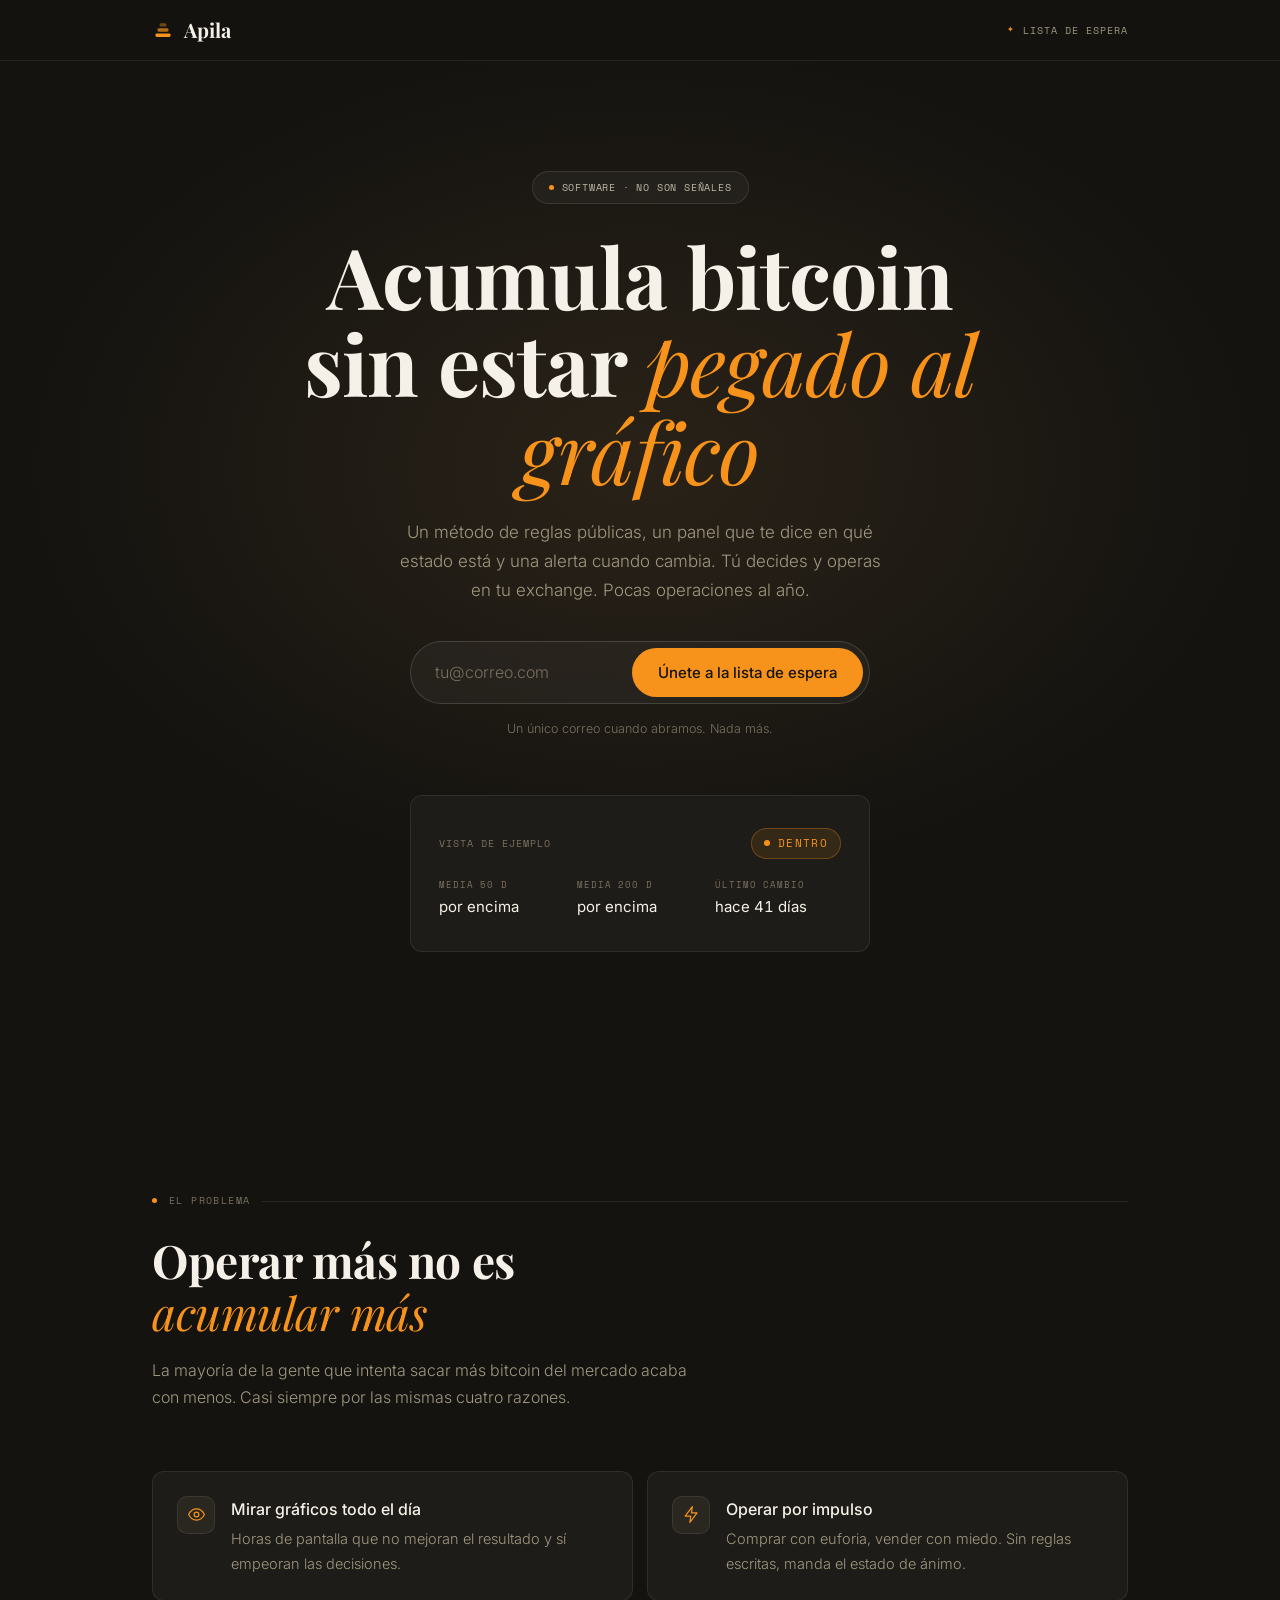
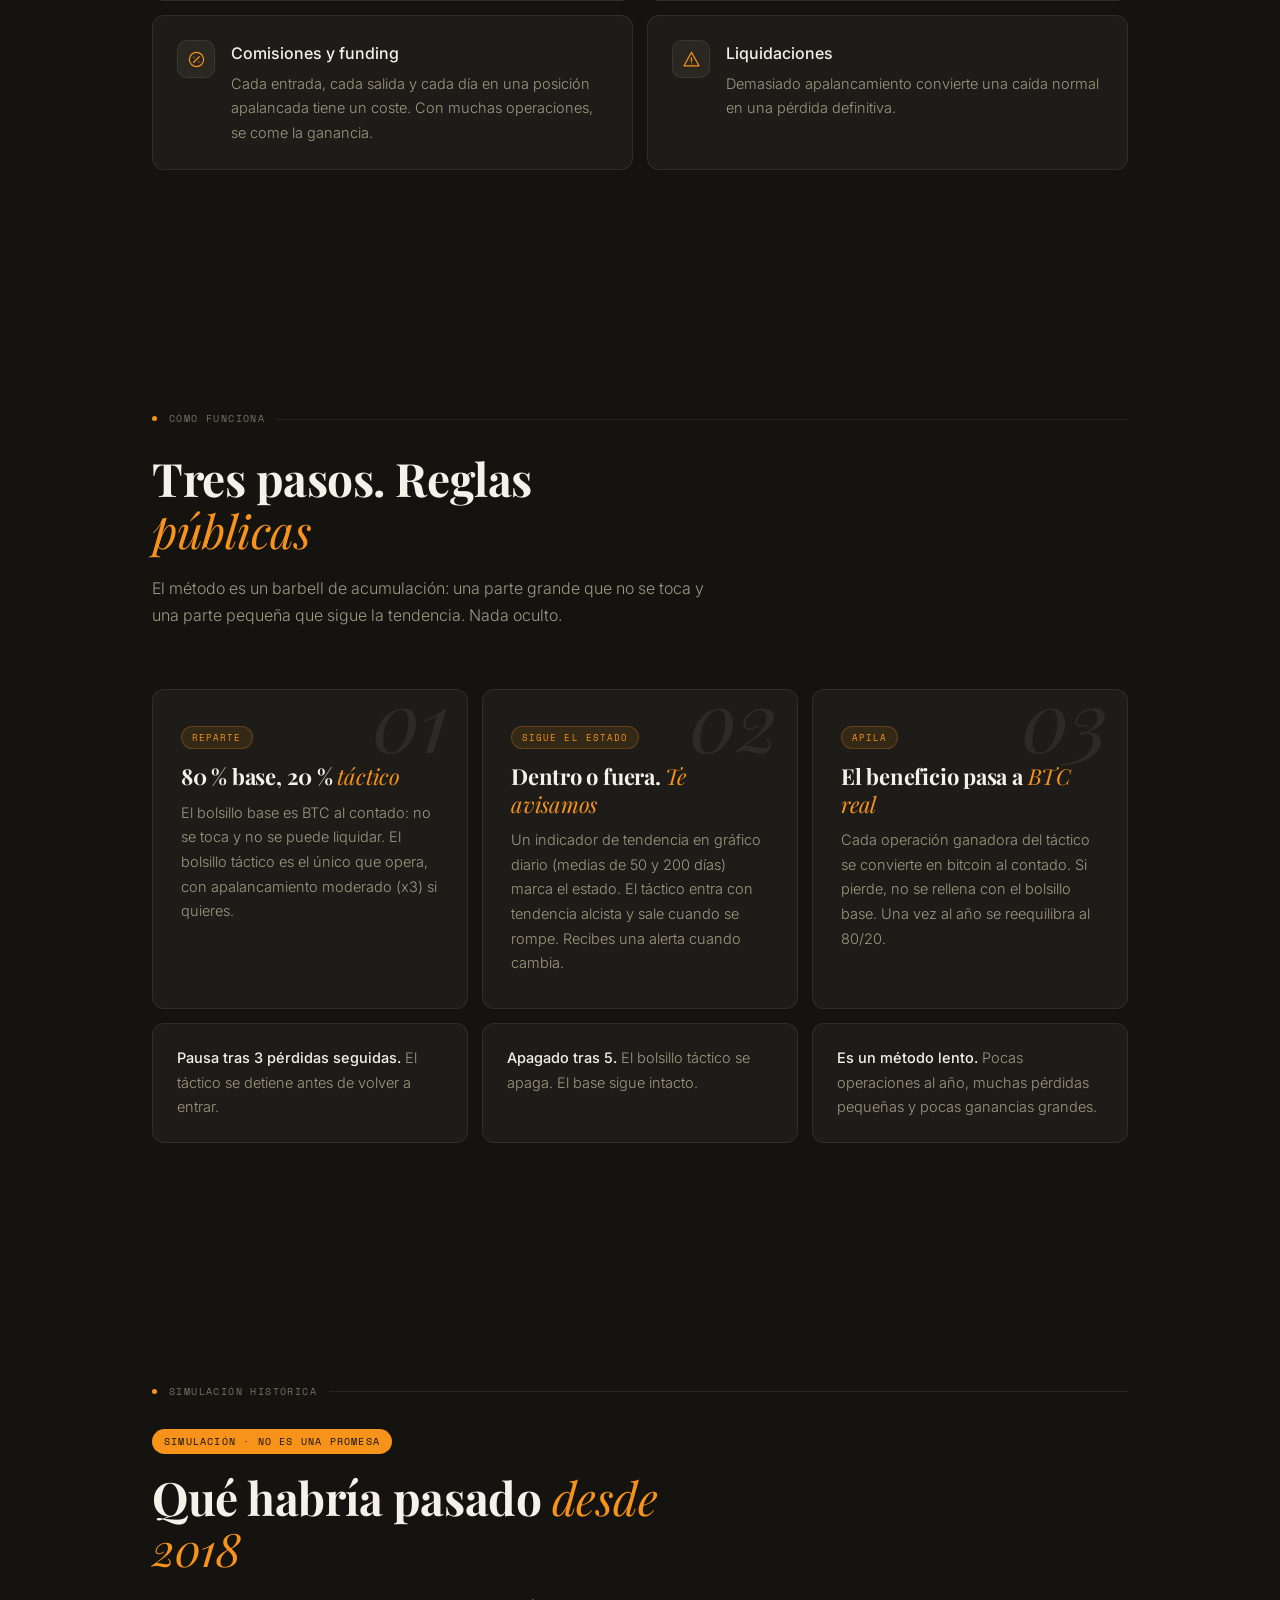
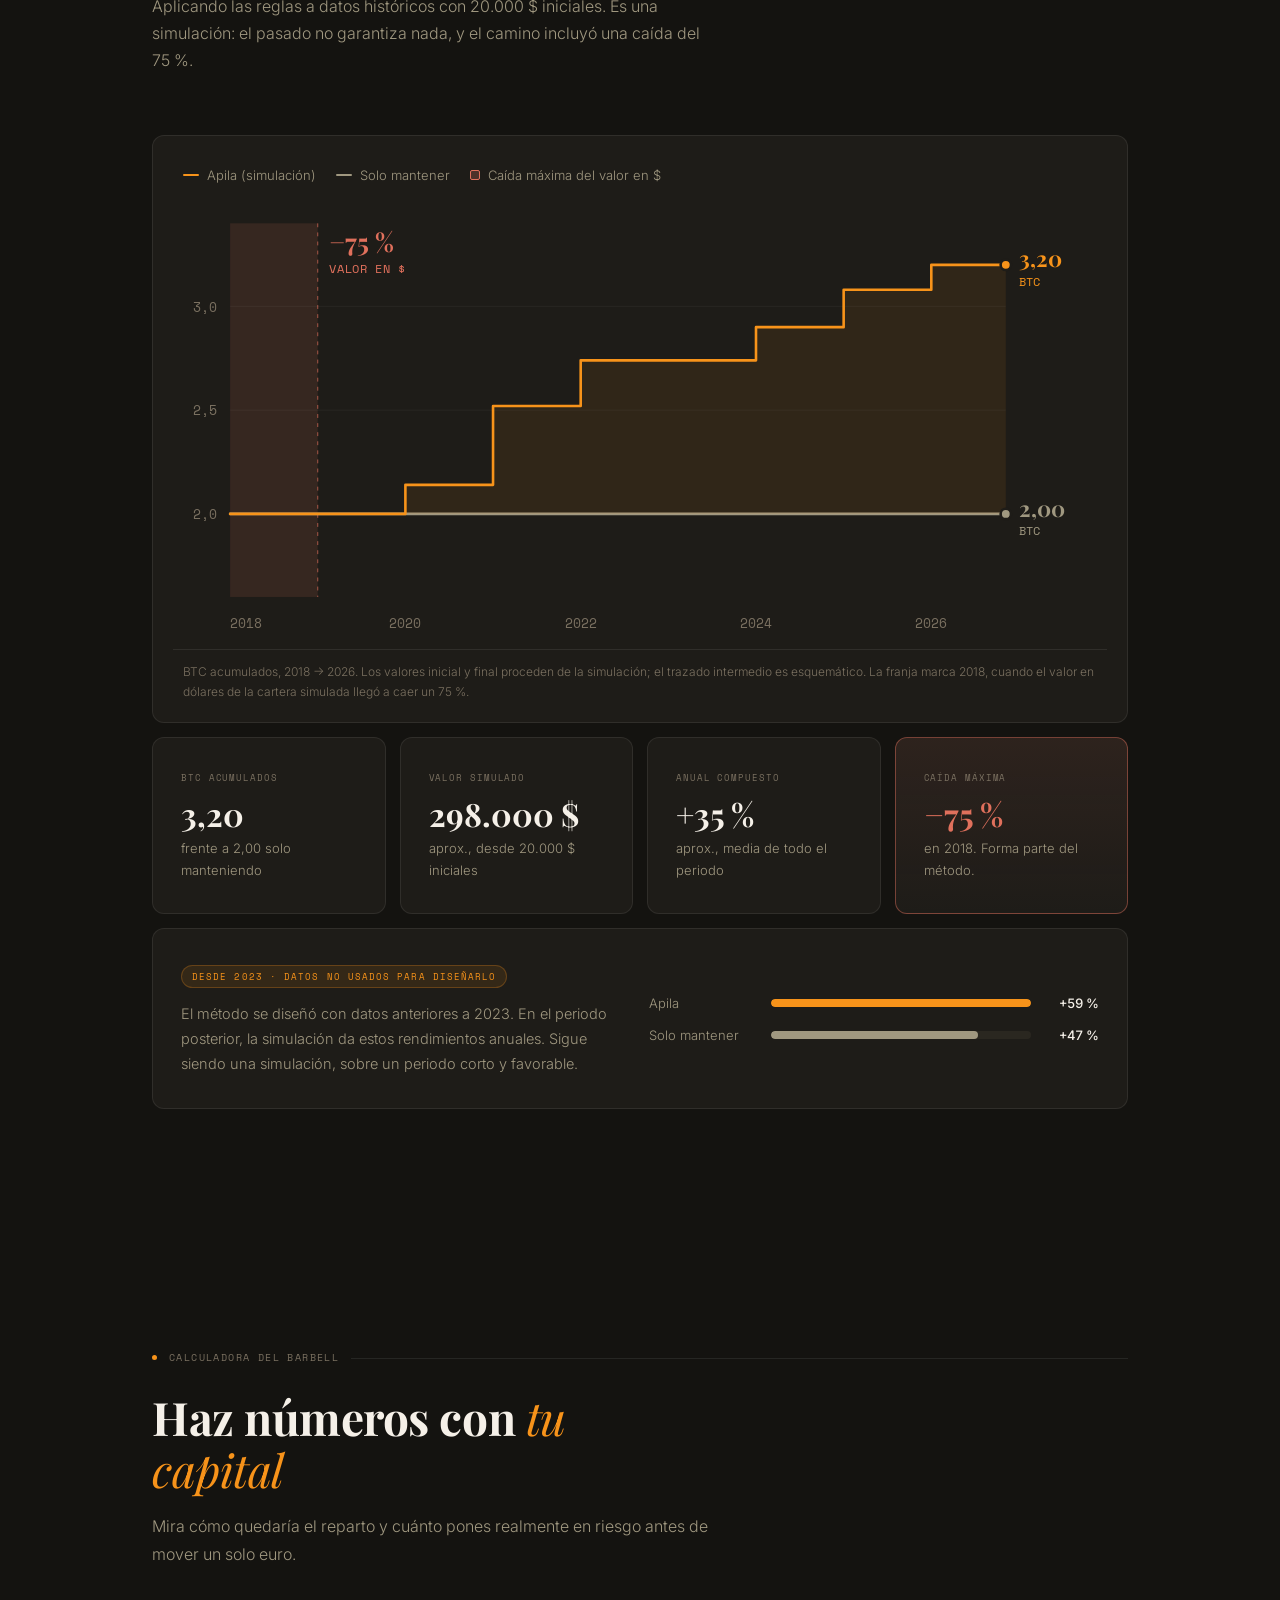
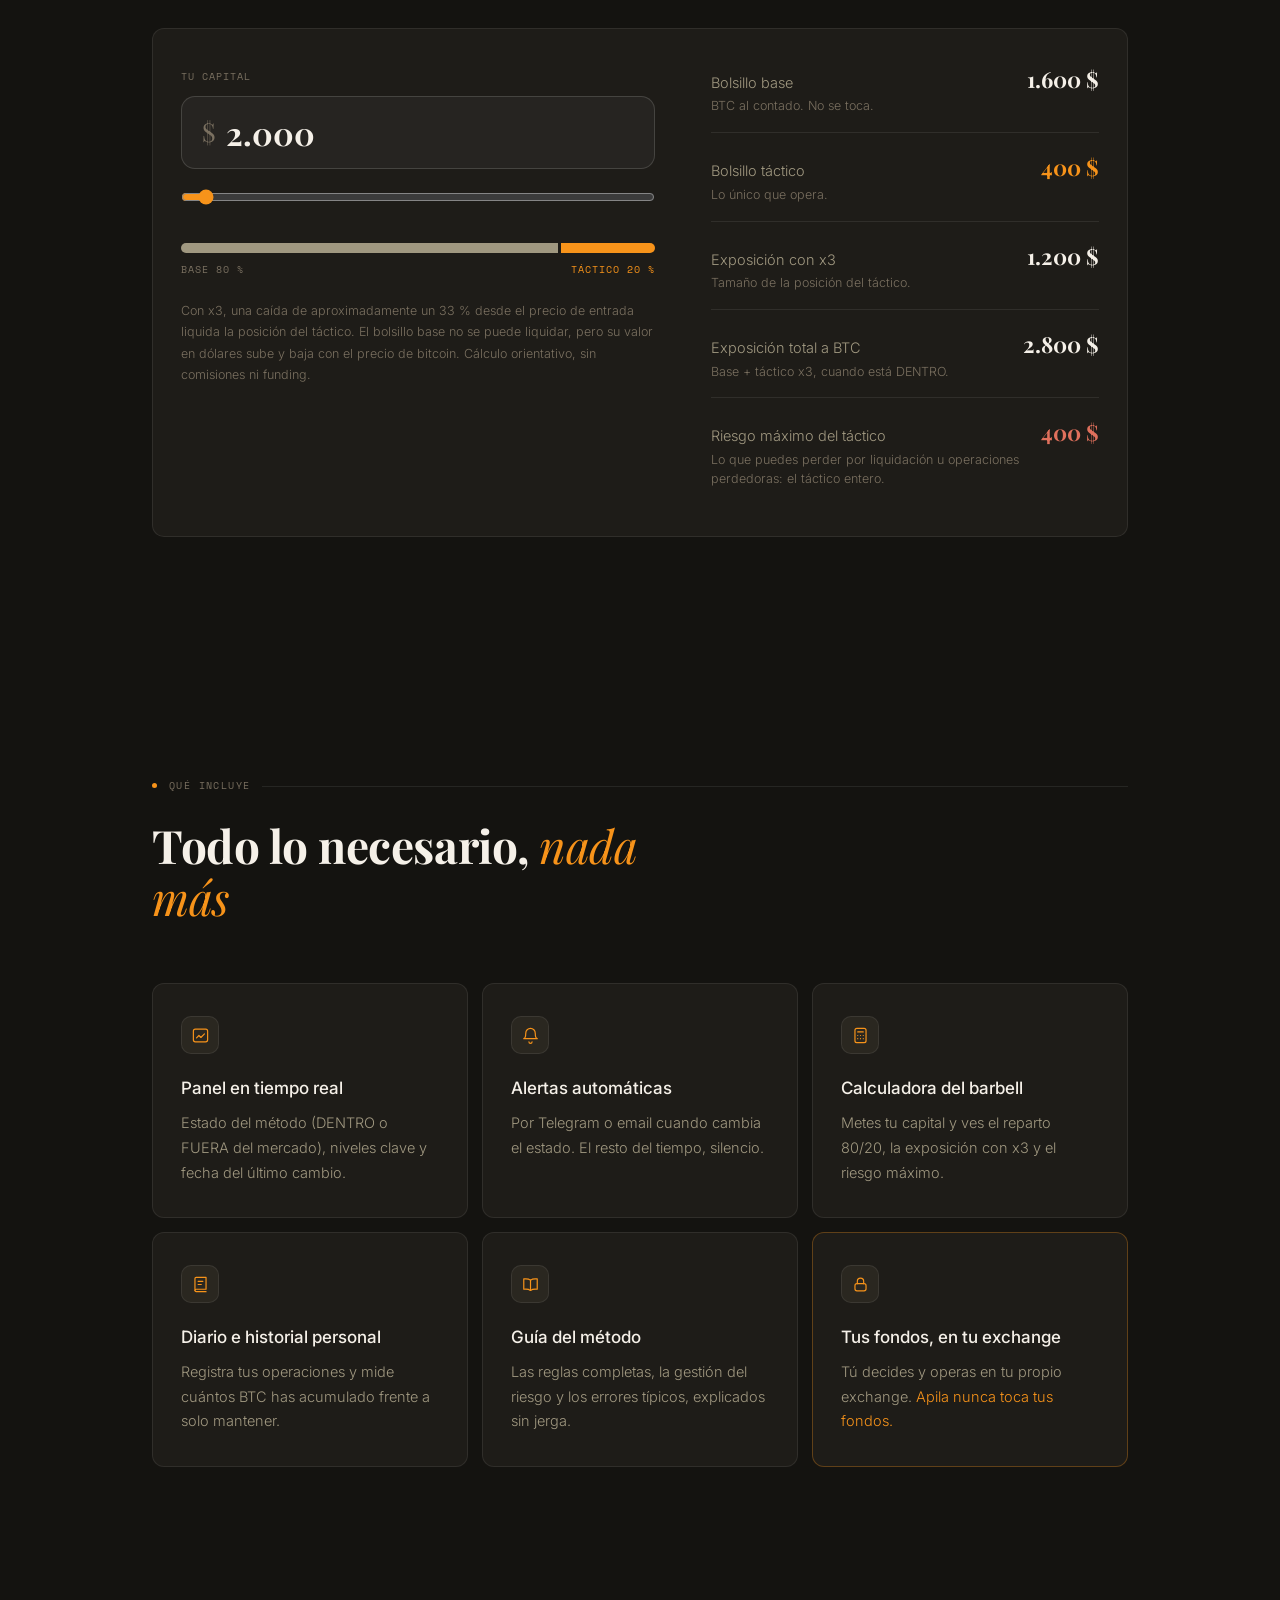
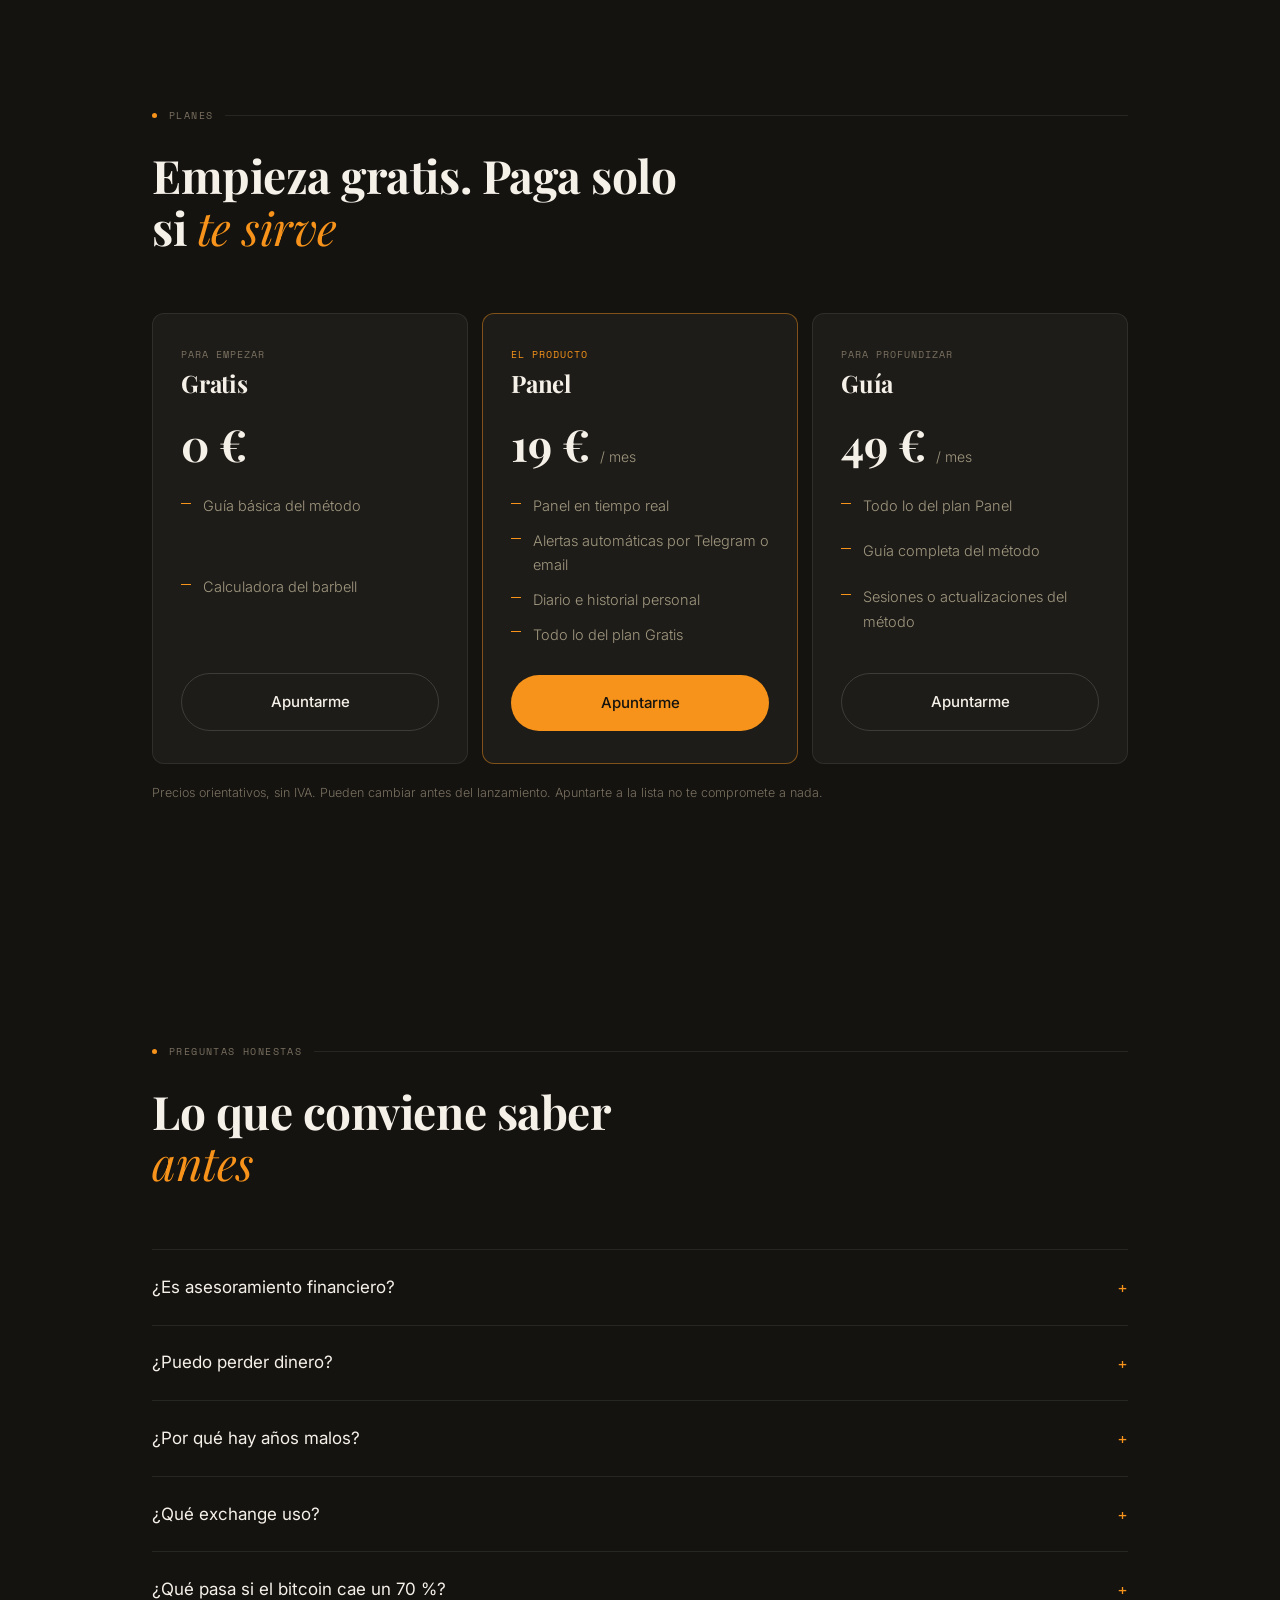
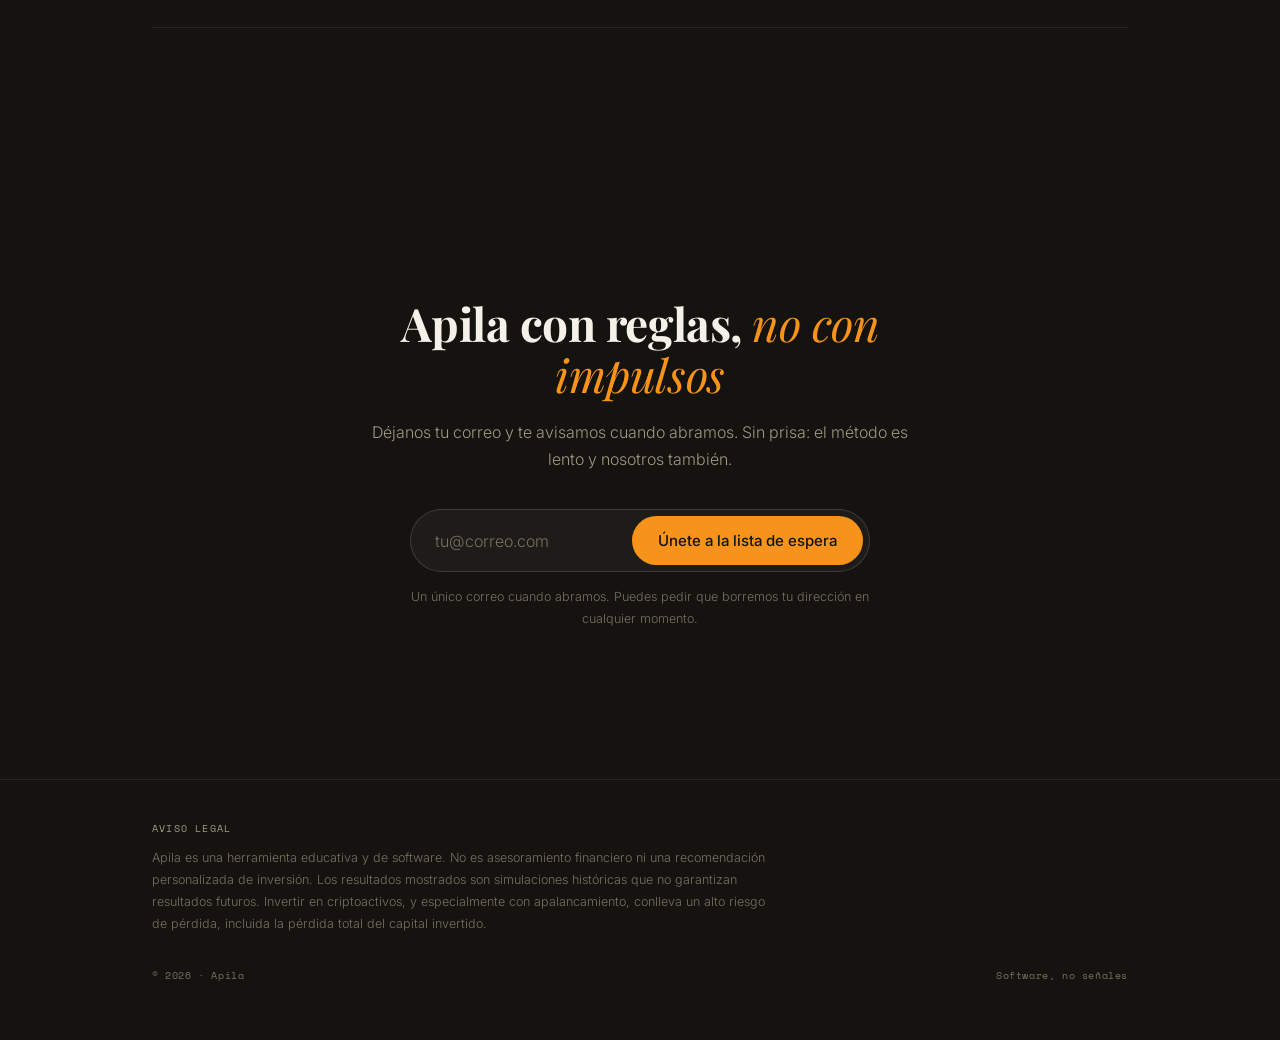
<file: apila/index.html>
<!DOCTYPE html>
<html lang="es">
<head>
<meta charset="UTF-8">
<meta name="viewport" content="width=device-width, initial-scale=1.0">
<title>Apila · Acumula bitcoin sin estar pegado al gráfico</title>
<meta name="description" content="Apila es una herramienta de software para acumular bitcoin a largo plazo con un método de reglas públicas: panel, alertas automáticas, calculadora e historial propio. No es asesoramiento financiero.">
<meta name="theme-color" content="#141310">
<meta property="og:title" content="Apila · Acumula bitcoin sin estar pegado al gráfico">
<meta property="og:description" content="Un método de reglas públicas, un panel, alertas automáticas y tu propio historial. Sin señales, sin promesas.">
<meta property="og:type" content="website">
<link rel="icon" href="data:image/svg+xml,%3Csvg xmlns='http://www.w3.org/2000/svg' viewBox='0 0 32 32'%3E%3Crect width='32' height='32' rx='8' fill='%23141310'/%3E%3Crect x='8' y='20' width='16' height='4' rx='1.5' fill='%23F7931A'/%3E%3Crect x='10' y='14' width='12' height='4' rx='1.5' fill='%23F7931A' opacity='.7'/%3E%3Crect x='12' y='8' width='8' height='4' rx='1.5' fill='%23F7931A' opacity='.4'/%3E%3C/svg%3E">
<link rel="preconnect" href="https://fonts.googleapis.com">
<link rel="preconnect" href="https://fonts.gstatic.com" crossorigin>
<link href="https://fonts.googleapis.com/css2?family=Playfair+Display:ital,wght@0,700;1,400;1,700&family=Space+Mono:wght@400;700&family=Inter:wght@300;400;500&display=swap" rel="stylesheet">
<style>
:root{
  --bg:#141310; --surface:#1E1C18; --elevated:#2A2720;
  --border:rgba(255,255,255,.08); --border-2:rgba(255,255,255,.14);
  --text:#F5F0E8; --muted:#A09880; --hint:#7A7060;
  --accent:#F7931A; --accent-hover:#FFA940; --accent-soft:rgba(247,147,26,.10);
  --down:#E0705C;
  --serif:'Playfair Display',Georgia,serif;
  --sans:'Inter',system-ui,-apple-system,sans-serif;
  --mono:'Space Mono',ui-monospace,monospace;
}
*{box-sizing:border-box;margin:0;padding:0}
html{scroll-behavior:smooth;-webkit-text-size-adjust:100%}
body{background:var(--bg);color:var(--text);font-family:var(--sans);font-weight:300;font-size:16px;line-height:1.7;-webkit-font-smoothing:antialiased;overflow-x:hidden}
a{color:inherit}
em{font-style:italic}
::selection{background:var(--accent);color:var(--bg)}
:focus-visible{outline:1.5px solid var(--accent);outline-offset:3px;border-radius:4px}

/* ── Layout ── */
.wrap{max-width:1040px;margin:0 auto;padding:0 22px}
section{padding:84px 0}
.label{font-family:var(--mono);font-size:10px;letter-spacing:.14em;text-transform:uppercase;color:var(--hint);display:flex;align-items:center;gap:12px;margin-bottom:26px}
.label::before{content:'';width:5px;height:5px;border-radius:50%;background:var(--accent);flex-shrink:0}
.label::after{content:'';flex:1;height:.5px;background:var(--border)}
h1,h2,h3{font-family:var(--serif);font-weight:700;letter-spacing:-.01em;color:var(--text)}
h1 em,h2 em,h3 em{font-weight:400;color:var(--accent)}
h2{font-size:clamp(30px,5vw,46px);line-height:1.12;max-width:18ch}
.lead{color:var(--muted);font-size:16px;max-width:56ch;margin-top:18px}
.head{margin-bottom:44px}
.mono{font-family:var(--mono);font-size:10px;letter-spacing:.1em;text-transform:uppercase}
.card{background:var(--surface);border:.5px solid var(--border);border-radius:12px;padding:28px 24px}
.grid{display:grid;gap:14px}

/* ── Nav ── */
nav.top{position:sticky;top:0;z-index:20;background:rgba(20,19,16,.82);backdrop-filter:blur(14px);-webkit-backdrop-filter:blur(14px);border-bottom:.5px solid var(--border)}
nav.top .wrap{display:flex;align-items:center;justify-content:space-between;height:60px}
.brand{display:flex;align-items:center;gap:10px;text-decoration:none;font-family:var(--serif);font-weight:700;font-size:20px}
.brand svg{width:22px;height:22px}
.nav-link{font-family:var(--mono);font-size:10px;letter-spacing:.1em;text-transform:uppercase;color:var(--muted);text-decoration:none;display:flex;gap:8px;align-items:center;padding:10px 0}
.nav-link::before{content:'✦';font-size:8px;color:var(--accent)}
.nav-link:hover{color:var(--text)}

/* ── Hero ── */
.hero{position:relative;padding:72px 0 84px;text-align:center}
.hero::before{content:'';position:absolute;inset:0;z-index:-1;background:radial-gradient(ellipse 70% 60% at 50% 40%,#2A2218 0%,transparent 70%)}
.badge{display:inline-flex;align-items:center;gap:8px;font-family:var(--mono);font-size:10px;letter-spacing:.08em;text-transform:uppercase;color:#C0B8A8;background:rgba(255,255,255,.04);border:.5px solid rgba(255,255,255,.1);border-radius:100px;padding:7px 16px}
.badge i{width:5px;height:5px;border-radius:50%;background:var(--accent)}
h1{font-size:clamp(40px,8.5vw,84px);line-height:1.04;margin:28px auto 0;max-width:13ch}
.hero .lead{margin:24px auto 0;font-size:17px;max-width:50ch}

/* ── Formulario lista de espera ── */
.wl{margin:36px auto 0;max-width:460px}
.wl-row{display:flex;flex-direction:column;gap:10px}
.wl input[type=email]{width:100%;font-family:var(--sans);font-size:16px;font-weight:300;color:var(--text);background:rgba(255,255,255,.04);border:.5px solid var(--border-2);border-radius:100px;padding:15px 22px;outline:none;transition:border-color .2s}
.wl input[type=email]::placeholder{color:var(--hint)}
.wl input[type=email]:focus{border-color:var(--accent)}
.btn{font-family:var(--sans);font-size:15px;font-weight:500;background:var(--accent);color:#141310;border:none;border-radius:100px;padding:15px 26px;cursor:pointer;white-space:nowrap;text-decoration:none;display:inline-block;text-align:center;transition:background .2s,transform .2s}
.btn:hover{background:var(--accent-hover)}
.btn:active{transform:scale(.98)}
.btn[disabled]{opacity:.6;cursor:default}
.btn-ghost{background:transparent;color:var(--text);border:.5px solid var(--border-2)}
.btn-ghost:hover{background:rgba(255,255,255,.05)}
.wl-note{margin-top:14px;font-size:12.5px;color:var(--hint)}
.wl-msg{margin-top:14px;font-size:14px}
.wl-msg:empty{display:none}
.wl-msg.ok{color:var(--accent)}
.wl-msg.err{color:var(--down)}
.hp{position:absolute;left:-9999px;width:1px;height:1px;opacity:0}

/* ── Vista de ejemplo del panel ── */
.demo{margin:56px auto 0;max-width:460px;text-align:left;padding:22px}
.demo-top{display:flex;justify-content:space-between;align-items:center;margin-bottom:18px;color:var(--hint)}
.state{display:inline-flex;align-items:center;gap:8px;font-family:var(--mono);font-size:11px;letter-spacing:.12em;color:var(--accent);background:var(--accent-soft);border:.5px solid rgba(247,147,26,.3);border-radius:100px;padding:5px 12px}
.state i{width:6px;height:6px;border-radius:50%;background:var(--accent)}
.demo dl{display:grid;grid-template-columns:1fr 1fr 1fr;gap:12px}
.demo dt{font-family:var(--mono);font-size:9px;letter-spacing:.1em;text-transform:uppercase;color:var(--hint)}
.demo dd{font-size:15px;font-weight:400;margin-top:2px;font-variant-numeric:tabular-nums}

/* ── Problema ── */
.problems{grid-template-columns:1fr}
.problems .card{display:flex;gap:16px;align-items:flex-start;padding:24px}
.problems h3{font-family:var(--sans);font-weight:500;font-size:16px;letter-spacing:0}
.problems p{color:var(--muted);font-size:14.5px;margin-top:4px}
.ico{width:38px;height:38px;border-radius:10px;background:var(--elevated);border:.5px solid var(--border);display:grid;place-items:center;flex-shrink:0;color:var(--accent)}
.ico svg{width:19px;height:19px;fill:none;stroke:currentColor;stroke-width:1.5;stroke-linecap:round;stroke-linejoin:round}

/* ── Pasos ── */
.steps{grid-template-columns:1fr}
.step{position:relative;overflow:hidden;padding:30px 24px 28px}
.step-num{position:absolute;top:-14px;right:18px;font-family:var(--serif);font-style:italic;font-weight:400;font-size:84px;line-height:1;color:var(--text);opacity:.07;user-select:none}
.tag{display:inline-block;font-family:var(--mono);font-size:9px;letter-spacing:.12em;text-transform:uppercase;color:var(--accent);background:var(--accent-soft);border:.5px solid rgba(247,147,26,.25);border-radius:100px;padding:3px 10px;margin-bottom:14px}
.step h3{font-size:22px;line-height:1.25}
.step p{color:var(--muted);font-size:14.5px;margin-top:10px}
.rules{margin-top:14px;grid-template-columns:1fr}
.rules .card{padding:22px 24px}
.rules b{font-weight:500;color:var(--text)}
.rules p{color:var(--muted);font-size:14.5px}

/* ── Simulación ── */
.sim-tag{display:inline-block;font-family:var(--mono);font-size:10px;letter-spacing:.12em;text-transform:uppercase;color:var(--bg);background:var(--accent);border-radius:100px;padding:4px 12px;margin-bottom:18px}
.chart{padding:22px 14px 16px}
.chart svg{width:100%;height:auto;display:block}
.legend{display:flex;flex-wrap:wrap;gap:8px 20px;padding:0 10px 14px;font-size:13px;color:var(--muted)}
.legend span{display:flex;align-items:center;gap:8px}
.legend i{width:16px;height:2px;border-radius:2px;background:var(--accent)}
.legend i.h{background:var(--muted)}
.legend i.d{width:10px;height:10px;background:rgba(224,112,92,.25);border:.5px solid var(--down)}
.chart-note{font-size:12px;color:var(--hint);padding:12px 10px 0;border-top:.5px solid var(--border);margin-top:8px}
.stats{grid-template-columns:1fr 1fr;margin-top:14px}
.stat{padding:22px 20px}
.stat .v{font-family:var(--serif);font-weight:700;font-size:clamp(22px,2.9vw,32px);line-height:1.1;white-space:nowrap}
.stat .k{font-family:var(--mono);font-size:9px;letter-spacing:.1em;text-transform:uppercase;color:var(--hint);margin-bottom:10px}
.stat .s{font-size:13px;color:var(--muted);margin-top:6px}
.stat.down{border-color:rgba(224,112,92,.45);background:linear-gradient(180deg,rgba(224,112,92,.08),transparent),var(--surface)}
.stat.down .v{color:var(--down)}
.oos{margin-top:14px;display:grid;gap:18px}
.oos p{color:var(--muted);font-size:14.5px}
.bars{display:grid;gap:10px}
.bar{display:grid;grid-template-columns:110px 1fr 56px;gap:12px;align-items:center;font-size:13px;color:var(--muted)}
.bar div{height:8px;border-radius:8px;background:var(--elevated);overflow:hidden}
.bar div i{display:block;height:100%;border-radius:8px;background:var(--muted)}
.bar.a div i{background:var(--accent)}
.bar b{font-weight:500;color:var(--text);text-align:right;font-variant-numeric:tabular-nums}

/* ── Calculadora ── */
.calc{padding:26px 22px}
.calc-in{display:flex;align-items:center;gap:10px;background:rgba(255,255,255,.04);border:.5px solid var(--border-2);border-radius:14px;padding:6px 20px;margin-top:8px}
.calc-in:focus-within{border-color:var(--accent)}
.calc-in span{font-family:var(--serif);font-size:26px;color:var(--hint)}
.calc-in input{flex:1;min-width:0;background:none;border:none;outline:none;color:var(--text);font-family:var(--serif);font-weight:700;font-size:32px;padding:8px 0;font-variant-numeric:tabular-nums}
.calc input[type=range]{width:100%;margin-top:20px;accent-color:var(--accent)}
.split{display:flex;height:10px;border-radius:10px;overflow:hidden;margin:30px 0 8px;gap:3px}
.split i{background:var(--muted);flex:80}
.split i+i{background:var(--accent);flex:20}
.split-l{display:flex;justify-content:space-between;color:var(--hint)}
.out{grid-template-columns:1fr;margin-top:26px;gap:0}
.out > div{display:flex;justify-content:space-between;align-items:baseline;gap:16px;padding:16px 0;border-top:.5px solid var(--border)}
.out dt{font-size:14.5px;color:var(--muted)}
.out dt small{display:block;font-size:12.5px;color:var(--hint);line-height:1.5;margin-top:2px}
.out dd{font-family:var(--serif);font-weight:700;font-size:22px;white-space:nowrap;font-variant-numeric:tabular-nums}
.out .risk dd{color:var(--down)}
.calc-note{font-size:12.5px;color:var(--hint);margin-top:22px}

/* ── Incluye ── */
.feats{grid-template-columns:1fr}
.feat h3{font-family:var(--sans);font-weight:500;font-size:17px;letter-spacing:0;margin-top:20px}
.feat p{color:var(--muted);font-size:14.5px;margin-top:8px}
.custody{border-color:rgba(247,147,26,.3)}

/* ── Planes ── */
.plans{grid-template-columns:1fr}
.plan{display:flex;flex-direction:column;padding:30px 24px}
.plan.main{border-color:rgba(247,147,26,.45)}
.plan h3{font-size:24px}
.price{font-family:var(--serif);font-weight:700;font-size:44px;line-height:1;margin:18px 0 6px;font-variant-numeric:tabular-nums}
.price small{font-family:var(--sans);font-weight:300;font-size:14px;color:var(--muted)}
.plan ul{list-style:none;margin:22px 0 28px;display:grid;gap:10px;flex:1}
.plan li{font-size:14.5px;color:var(--muted);padding-left:22px;position:relative}
.plan li::before{content:'';position:absolute;left:0;top:.62em;width:10px;height:.5px;background:var(--accent)}
.plans-note{font-size:12.5px;color:var(--hint);margin-top:18px}

/* ── FAQ ── */
.faq{border-top:.5px solid var(--border)}
.faq details{border-bottom:.5px solid var(--border)}
.faq summary{list-style:none;cursor:pointer;display:flex;justify-content:space-between;gap:20px;align-items:center;padding:22px 0;font-size:17px;font-weight:400}
.faq summary::-webkit-details-marker{display:none}
.faq summary::after{content:'+';font-family:var(--mono);font-size:18px;color:var(--accent);transition:transform .2s;flex-shrink:0}
.faq details[open] summary::after{transform:rotate(45deg)}
.faq p{color:var(--muted);font-size:15px;max-width:64ch;padding:0 0 14px}
.faq p:last-child{padding-bottom:26px}
.faq b{font-weight:500;color:var(--text)}
.legal-q{font-size:13.5px!important;border-left:1.5px solid var(--accent);padding-left:14px!important;margin-bottom:26px}

/* ── CTA final ── */
.final{text-align:center;padding:100px 0}
.final h2{margin:0 auto;max-width:16ch}
.final .lead{margin-left:auto;margin-right:auto}

/* ── Pie ── */
footer{border-top:.5px solid var(--border);padding:40px 0 56px}
.legal{font-size:12.5px;line-height:1.75;color:var(--hint);max-width:78ch}
.legal b{font-family:var(--mono);font-weight:400;font-size:10px;letter-spacing:.12em;text-transform:uppercase;color:var(--muted);display:block;margin-bottom:10px}
.foot{display:flex;flex-wrap:wrap;justify-content:space-between;gap:10px;margin-top:32px;font-family:var(--mono);font-size:10px;letter-spacing:.06em;color:var(--hint)}

/* ── Aparición suave ── */
.rv{opacity:0;transform:translateY(14px);transition:opacity .7s ease,transform .7s ease}
.rv.in{opacity:1;transform:none}
@media (prefers-reduced-motion:reduce){.rv{opacity:1;transform:none;transition:none}html{scroll-behavior:auto}}

/* ── Tablet / escritorio ── */
@media (min-width:640px){
  .wrap{padding:0 32px}
  .wl-row{flex-direction:row;background:rgba(255,255,255,.04);border:.5px solid var(--border-2);border-radius:100px;padding:6px}
  .wl-row:focus-within{border-color:var(--accent)}
  .wl input[type=email]{background:none;border:none;padding:10px 18px}
  .problems,.feats{grid-template-columns:1fr 1fr}
  .stats{grid-template-columns:repeat(4,1fr)}
  .oos{grid-template-columns:1fr 1fr;align-items:center}
  .calc{padding:40px}
  .card{padding:32px 28px}
  .chart{padding:28px 20px 20px}
}
@media (min-width:900px){
  section{padding:120px 0}
  .hero{padding:110px 0 120px}
  .head{margin-bottom:60px}
  .steps,.plans,.rules{grid-template-columns:repeat(3,1fr)}
  .feats{grid-template-columns:repeat(3,1fr)}
  .calc-grid{display:grid;grid-template-columns:1fr 1fr;gap:56px;align-items:start}
  .out{margin-top:0}
  .out > div:first-child{border-top:none;padding-top:0}
  .final{padding:150px 0}
}
</style>
</head>
<body>

<nav class="top">
  <div class="wrap">
    <a class="brand" href="#" aria-label="Apila, inicio">
      <svg viewBox="0 0 32 32" aria-hidden="true"><rect x="5" y="21" width="22" height="5" rx="2" fill="#F7931A"/><rect x="8" y="13.5" width="16" height="5" rx="2" fill="#F7931A" opacity=".7"/><rect x="11" y="6" width="10" height="5" rx="2" fill="#F7931A" opacity=".4"/></svg>
      Apila
    </a>
    <a class="nav-link" href="#lista">Lista de espera</a>
  </div>
</nav>

<main>

<!-- 1 · HERO -->
<header class="hero">
  <div class="wrap">
    <span class="badge"><i></i>Software · No son señales</span>
    <h1>Acumula bitcoin sin estar <em>pegado al gráfico</em></h1>
    <p class="lead">Un método de reglas públicas, un panel que te dice en qué estado está y una alerta cuando cambia. Tú decides y operas en tu exchange. Pocas operaciones al año.</p>

    <form class="wl" data-wl novalidate>
      <div class="wl-row">
        <input type="email" name="email" placeholder="tu@correo.com" autocomplete="email" inputmode="email" aria-label="Tu correo electrónico" required>
        <input class="hp" type="text" name="_gotcha" tabindex="-1" autocomplete="off" aria-hidden="true">
        <button class="btn" type="submit">Únete a la lista de espera</button>
      </div>
      <p class="wl-msg" role="status" aria-live="polite"></p>
      <p class="wl-note">Un único correo cuando abramos. Nada más.</p>
    </form>

    <div class="card demo" aria-label="Vista de ejemplo del panel">
      <div class="demo-top">
        <span class="mono">Vista de ejemplo</span>
        <span class="state"><i></i>DENTRO</span>
      </div>
      <dl>
        <div><dt>Media 50 d</dt><dd>por encima</dd></div>
        <div><dt>Media 200 d</dt><dd>por encima</dd></div>
        <div><dt>Último cambio</dt><dd>hace 41 días</dd></div>
      </dl>
    </div>
  </div>
</header>

<!-- 2 · PROBLEMA -->
<section id="problema">
  <div class="wrap">
    <div class="label">El problema</div>
    <div class="head rv">
      <h2>Operar más no es <em>acumular más</em></h2>
      <p class="lead">La mayoría de la gente que intenta sacar más bitcoin del mercado acaba con menos. Casi siempre por las mismas cuatro razones.</p>
    </div>
    <div class="grid problems">
      <div class="card rv">
        <span class="ico"><svg viewBox="0 0 24 24"><path d="M2 12s3.6-7 10-7 10 7 10 7-3.6 7-10 7S2 12 2 12z"/><circle cx="12" cy="12" r="3"/></svg></span>
        <div><h3>Mirar gráficos todo el día</h3><p>Horas de pantalla que no mejoran el resultado y sí empeoran las decisiones.</p></div>
      </div>
      <div class="card rv">
        <span class="ico"><svg viewBox="0 0 24 24"><path d="M13 2L4 14h7l-1 8 9-12h-7l1-8z"/></svg></span>
        <div><h3>Operar por impulso</h3><p>Comprar con euforia, vender con miedo. Sin reglas escritas, manda el estado de ánimo.</p></div>
      </div>
      <div class="card rv">
        <span class="ico"><svg viewBox="0 0 24 24"><circle cx="12" cy="12" r="9"/><path d="M8.5 15.5l7-7M9 9h.01M15 15h.01"/></svg></span>
        <div><h3>Comisiones y funding</h3><p>Cada entrada, cada salida y cada día en una posición apalancada tiene un coste. Con muchas operaciones, se come la ganancia.</p></div>
      </div>
      <div class="card rv">
        <span class="ico"><svg viewBox="0 0 24 24"><path d="M12 3l9.5 17h-19L12 3z"/><path d="M12 10v4.5M12 17.5h.01"/></svg></span>
        <div><h3>Liquidaciones</h3><p>Demasiado apalancamiento convierte una caída normal en una pérdida definitiva.</p></div>
      </div>
    </div>
  </div>
</section>

<!-- 3 · CÓMO FUNCIONA -->
<section id="metodo">
  <div class="wrap">
    <div class="label">Cómo funciona</div>
    <div class="head rv">
      <h2>Tres pasos. Reglas <em>públicas</em></h2>
      <p class="lead">El método es un barbell de acumulación: una parte grande que no se toca y una parte pequeña que sigue la tendencia. Nada oculto.</p>
    </div>
    <div class="grid steps">
      <div class="card step rv">
        <span class="step-num">01</span>
        <span class="tag">Reparte</span>
        <h3>80 % base, 20 % <em>táctico</em></h3>
        <p>El bolsillo base es BTC al contado: no se toca y no se puede liquidar. El bolsillo táctico es el único que opera, con apalancamiento moderado (x3) si quieres.</p>
      </div>
      <div class="card step rv">
        <span class="step-num">02</span>
        <span class="tag">Sigue el estado</span>
        <h3>Dentro o fuera. <em>Te avisamos</em></h3>
        <p>Un indicador de tendencia en gráfico diario (medias de 50 y 200 días) marca el estado. El táctico entra con tendencia alcista y sale cuando se rompe. Recibes una alerta cuando cambia.</p>
      </div>
      <div class="card step rv">
        <span class="step-num">03</span>
        <span class="tag">Apila</span>
        <h3>El beneficio pasa a <em>BTC real</em></h3>
        <p>Cada operación ganadora del táctico se convierte en bitcoin al contado. Si pierde, no se rellena con el bolsillo base. Una vez al año se reequilibra al 80/20.</p>
      </div>
    </div>
    <div class="grid rules">
      <div class="card rv"><p><b>Pausa tras 3 pérdidas seguidas.</b> El táctico se detiene antes de volver a entrar.</p></div>
      <div class="card rv"><p><b>Apagado tras 5.</b> El bolsillo táctico se apaga. El base sigue intacto.</p></div>
      <div class="card rv"><p><b>Es un método lento.</b> Pocas operaciones al año, muchas pérdidas pequeñas y pocas ganancias grandes.</p></div>
    </div>
  </div>
</section>

<!-- 4 · SIMULACIÓN -->
<section id="simulacion">
  <div class="wrap">
    <div class="label">Simulación histórica</div>
    <div class="head rv">
      <span class="sim-tag">Simulación · No es una promesa</span>
      <h2>Qué habría pasado <em>desde 2018</em></h2>
      <p class="lead">Aplicando las reglas a datos históricos con 20.000 $ iniciales. Es una simulación: el pasado no garantiza nada, y el camino incluyó una caída del 75 %.</p>
    </div>

    <div class="card chart rv">
      <div class="legend">
        <span><i></i>Apila (simulación)</span>
        <span><i class="h"></i>Solo mantener</span>
        <span><i class="d"></i>Caída máxima del valor en $</span>
      </div>
      <svg id="chart" role="img" aria-label="Gráfica de la simulación: BTC acumulados con Apila, de 2,00 a 3,20 BTC, frente a 2,00 BTC solo manteniendo, con la caída máxima del 75 % marcada en 2018."></svg>
      <p class="chart-note">BTC acumulados, 2018 → 2026. Los valores inicial y final proceden de la simulación; el trazado intermedio es esquemático. La franja marca 2018, cuando el valor en dólares de la cartera simulada llegó a caer un 75 %.</p>
    </div>

    <div class="grid stats">
      <div class="card stat rv"><div class="k">BTC acumulados</div><div class="v">3,20</div><div class="s">frente a 2,00 solo manteniendo</div></div>
      <div class="card stat rv"><div class="k">Valor simulado</div><div class="v">298.000 $</div><div class="s">aprox., desde 20.000 $ iniciales</div></div>
      <div class="card stat rv"><div class="k">Anual compuesto</div><div class="v">+35 %</div><div class="s">aprox., media de todo el periodo</div></div>
      <div class="card stat down rv"><div class="k">Caída máxima</div><div class="v">−75 %</div><div class="s">en 2018. Forma parte del método.</div></div>
    </div>

    <div class="card oos rv">
      <div>
        <span class="tag">Desde 2023 · Datos no usados para diseñarlo</span>
        <p>El método se diseñó con datos anteriores a 2023. En el periodo posterior, la simulación da estos rendimientos anuales. Sigue siendo una simulación, sobre un periodo corto y favorable.</p>
      </div>
      <div class="bars">
        <div class="bar a"><span>Apila</span><div><i style="width:100%"></i></div><b>+59 %</b></div>
        <div class="bar"><span>Solo mantener</span><div><i style="width:79.7%"></i></div><b>+47 %</b></div>
      </div>
    </div>
  </div>
</section>

<!-- 5 · CALCULADORA -->
<section id="calculadora">
  <div class="wrap">
    <div class="label">Calculadora del barbell</div>
    <div class="head rv">
      <h2>Haz números con <em>tu capital</em></h2>
      <p class="lead">Mira cómo quedaría el reparto y cuánto pones realmente en riesgo antes de mover un solo euro.</p>
    </div>
    <div class="card calc rv">
      <div class="calc-grid">
        <div>
          <label class="mono" for="cap" style="color:var(--hint)">Tu capital</label>
          <div class="calc-in"><span>$</span><input id="cap" type="text" inputmode="numeric" value="2.000" autocomplete="off" aria-describedby="calc-note"></div>
          <input id="cap-r" type="range" min="100" max="50000" step="100" value="2000" aria-label="Ajustar capital">
          <div class="split" aria-hidden="true"><i></i><i></i></div>
          <div class="split-l mono"><span>Base 80 %</span><span style="color:var(--accent)">Táctico 20 %</span></div>
          <p class="calc-note" id="calc-note">Con x3, una caída de aproximadamente un 33 % desde el precio de entrada liquida la posición del táctico. El bolsillo base no se puede liquidar, pero su valor en dólares sube y baja con el precio de bitcoin. Cálculo orientativo, sin comisiones ni funding.</p>
        </div>
        <dl class="grid out">
          <div><dt>Bolsillo base<small>BTC al contado. No se toca.</small></dt><dd id="o-base">1.600 $</dd></div>
          <div><dt>Bolsillo táctico<small>Lo único que opera.</small></dt><dd id="o-tac" style="color:var(--accent)">400 $</dd></div>
          <div><dt>Exposición con x3<small>Tamaño de la posición del táctico.</small></dt><dd id="o-exp">1.200 $</dd></div>
          <div><dt>Exposición total a BTC<small>Base + táctico x3, cuando está DENTRO.</small></dt><dd id="o-tot">2.800 $</dd></div>
          <div class="risk"><dt>Riesgo máximo del táctico<small>Lo que puedes perder por liquidación u operaciones perdedoras: el táctico entero.</small></dt><dd id="o-risk">400 $</dd></div>
        </dl>
      </div>
    </div>
  </div>
</section>

<!-- 6 · QUÉ INCLUYE -->
<section id="incluye">
  <div class="wrap">
    <div class="label">Qué incluye</div>
    <div class="head rv">
      <h2>Todo lo necesario, <em>nada más</em></h2>
    </div>
    <div class="grid feats">
      <div class="card feat rv">
        <span class="ico"><svg viewBox="0 0 24 24"><rect x="3" y="4" width="18" height="16" rx="2.5"/><path d="M7 15l3-3 2.5 2.5L17 10"/></svg></span>
        <h3>Panel en tiempo real</h3>
        <p>Estado del método (DENTRO o FUERA del mercado), niveles clave y fecha del último cambio.</p>
      </div>
      <div class="card feat rv">
        <span class="ico"><svg viewBox="0 0 24 24"><path d="M6 9a6 6 0 0112 0c0 6 2.5 7 2.5 7h-17S6 15 6 9z"/><path d="M10 20a2 2 0 004 0"/></svg></span>
        <h3>Alertas automáticas</h3>
        <p>Por Telegram o email cuando cambia el estado. El resto del tiempo, silencio.</p>
      </div>
      <div class="card feat rv">
        <span class="ico"><svg viewBox="0 0 24 24"><rect x="5" y="3" width="14" height="18" rx="2.5"/><path d="M8.5 7.5h7M8.5 12h.01M12 12h.01M15.5 12h.01M8.5 16h.01M12 16h.01M15.5 16h.01"/></svg></span>
        <h3>Calculadora del barbell</h3>
        <p>Metes tu capital y ves el reparto 80/20, la exposición con x3 y el riesgo máximo.</p>
      </div>
      <div class="card feat rv">
        <span class="ico"><svg viewBox="0 0 24 24"><path d="M5 4.5A1.5 1.5 0 016.5 3H19v15H6.5A1.5 1.5 0 005 19.5v-15z"/><path d="M5 19.5A1.5 1.5 0 006.5 21H19M9 8h6M9 12h4"/></svg></span>
        <h3>Diario e historial personal</h3>
        <p>Registra tus operaciones y mide cuántos BTC has acumulado frente a solo mantener.</p>
      </div>
      <div class="card feat rv">
        <span class="ico"><svg viewBox="0 0 24 24"><path d="M12 6.5C10 5 7 4.5 3.5 5v13c3.5-.5 6.5 0 8.5 1.5 2-1.5 5-2 8.5-1.5V5C17 4.500 14 5 12 6.500z"/><path d="M12 6.5v13"/></svg></span>
        <h3>Guía del método</h3>
        <p>Las reglas completas, la gestión del riesgo y los errores típicos, explicados sin jerga.</p>
      </div>
      <div class="card feat custody rv">
        <span class="ico"><svg viewBox="0 0 24 24"><rect x="5" y="11" width="14" height="9" rx="2.5"/><path d="M8 11V8a4 4 0 018 0v3"/></svg></span>
        <h3>Tus fondos, en tu exchange</h3>
        <p>Tú decides y operas en tu propio exchange. <span style="color:var(--accent)">Apila nunca toca tus fondos.</span></p>
      </div>
    </div>
  </div>
</section>

<!-- 7 · PLANES -->
<section id="planes">
  <div class="wrap">
    <div class="label">Planes</div>
    <div class="head rv">
      <h2>Empieza gratis. Paga solo si <em>te sirve</em></h2>
    </div>
    <div class="grid plans">
      <div class="card plan rv">
        <span class="mono" style="color:var(--hint)">Para empezar</span>
        <h3>Gratis</h3>
        <div class="price">0 €</div>
        <ul><li>Guía básica del método</li><li>Calculadora del barbell</li></ul>
        <a class="btn btn-ghost" href="#lista">Apuntarme</a>
      </div>
      <div class="card plan main rv">
        <span class="mono" style="color:var(--accent)">El producto</span>
        <h3>Panel</h3>
        <div class="price">19 € <small>/ mes</small></div>
        <ul><li>Panel en tiempo real</li><li>Alertas automáticas por Telegram o email</li><li>Diario e historial personal</li><li>Todo lo del plan Gratis</li></ul>
        <a class="btn" href="#lista">Apuntarme</a>
      </div>
      <div class="card plan rv">
        <span class="mono" style="color:var(--hint)">Para profundizar</span>
        <h3>Guía</h3>
        <div class="price">49 € <small>/ mes</small></div>
        <ul><li>Todo lo del plan Panel</li><li>Guía completa del método</li><li>Sesiones o actualizaciones del método</li></ul>
        <a class="btn btn-ghost" href="#lista">Apuntarme</a>
      </div>
    </div>
    <p class="plans-note">Precios orientativos, sin IVA. Pueden cambiar antes del lanzamiento. Apuntarte a la lista no te compromete a nada.</p>
  </div>
</section>

<!-- 8 · FAQ -->
<section id="faq">
  <div class="wrap">
    <div class="label">Preguntas honestas</div>
    <div class="head rv">
      <h2>Lo que conviene saber <em>antes</em></h2>
    </div>
    <div class="faq rv">
      <details>
        <summary>¿Es asesoramiento financiero?</summary>
        <p><b>No.</b> Apila es software: un panel, alertas, una calculadora y un diario alrededor de un método de reglas públicas. No conoce tu situación personal y no te dice qué hacer con tu dinero. No es un servicio de señales.</p>
        <p class="legal-q">Apila es una herramienta educativa y de software. No es asesoramiento financiero ni una recomendación personalizada de inversión. Los resultados mostrados son simulaciones históricas que no garantizan resultados futuros. Invertir en criptoactivos, y especialmente con apalancamiento, conlleva un alto riesgo de pérdida, incluida la pérdida total del capital invertido.</p>
      </details>
      <details>
        <summary>¿Puedo perder dinero?</summary>
        <p><b>Sí.</b> El bolsillo táctico puede perderse entero, sobre todo si usas apalancamiento. El bolsillo base no se liquida, pero su valor baja cuando baja bitcoin. En la simulación histórica, la cartera llegó a valer un 75 % menos. Usa solo dinero que puedas permitirte perder.</p>
      </details>
      <details>
        <summary>¿Por qué hay años malos?</summary>
        <p>Porque un método de tendencia gana poco a menudo y pierde poco muchas veces. En mercados laterales, el indicador entra y sale sin encontrar tendencia y encadena pérdidas pequeñas. Y cuando bitcoin cae con fuerza, el 80 % base cae con él. Las reglas de pausa y apagado limitan el daño del táctico, no lo evitan.</p>
      </details>
      <details>
        <summary>¿Qué exchange uso?</summary>
        <p>Nosotros aplicamos el método en Quantfury, con el indicador sobre el gráfico diario de TradingView. Las reglas son públicas, así que puedes seguirlas en cualquier plataforma que te deje operar bitcoin con apalancamiento moderado.</p>
        <p>Apila no se conecta a tu cuenta, no pide claves y no ejecuta órdenes. Te muestra el estado del método y tú operas donde quieras.</p>
      </details>
      <details>
        <summary>¿Qué pasa si el bitcoin cae un 70 %?</summary>
        <p>Que tu cartera cae casi lo mismo. El método no protege de las caídas de bitcoin: el 80 % está siempre en BTC al contado. Lo normal es que el táctico ya esté fuera, porque la tendencia se habría roto antes, pero el bolsillo base lo sufre entero. Ya pasó en la simulación (−75 % en 2018) y puede volver a pasar. Apila está pensado para quien quiere acumular bitcoin a largo plazo y acepta esa volatilidad.</p>
      </details>
    </div>
  </div>
</section>

<!-- 9 · LISTA DE ESPERA -->
<section class="final" id="lista">
  <div class="wrap">
    <h2 class="rv">Apila con reglas, <em>no con impulsos</em></h2>
    <p class="lead rv">Déjanos tu correo y te avisamos cuando abramos. Sin prisa: el método es lento y nosotros también.</p>
    <form class="wl rv" data-wl novalidate>
      <div class="wl-row">
        <input type="email" name="email" placeholder="tu@correo.com" autocomplete="email" inputmode="email" aria-label="Tu correo electrónico" required>
        <input class="hp" type="text" name="_gotcha" tabindex="-1" autocomplete="off" aria-hidden="true">
        <button class="btn" type="submit">Únete a la lista de espera</button>
      </div>
      <p class="wl-msg" role="status" aria-live="polite"></p>
      <p class="wl-note">Un único correo cuando abramos. Puedes pedir que borremos tu dirección en cualquier momento.</p>
    </form>
  </div>
</section>

</main>

<!-- 10 · AVISO LEGAL -->
<footer>
  <div class="wrap">
    <p class="legal"><b>Aviso legal</b>Apila es una herramienta educativa y de software. No es asesoramiento financiero ni una recomendación personalizada de inversión. Los resultados mostrados son simulaciones históricas que no garantizan resultados futuros. Invertir en criptoactivos, y especialmente con apalancamiento, conlleva un alto riesgo de pérdida, incluida la pérdida total del capital invertido.</p>
    <div class="foot"><span>© 2026 · Apila</span><span>Software, no señales</span></div>
  </div>
</footer>

<script>
// ► Endpoint de la lista de espera (p. ej. Formspree: https://formspree.io/f/xxxxxxxx).
//   Mientras esté vacío, la página NO recoge correos y lo dice al enviar.
const WAITLIST_ENDPOINT = '';

// ► Serie de la gráfica: [año, BTC acumulados con Apila]. Solo el primer y el último valor
//   proceden de la simulación; los intermedios son esquemáticos. Sustituir por la serie real.
const SERIE_APILA = [[2018,2.00],[2019,2.00],[2020,2.14],[2021,2.52],[2022,2.74],[2023,2.74],[2024,2.90],[2025,3.08],[2026,3.20],[2026.85,3.20]];
const BTC_MANTENER = 2.00;

const fmt = n => String(Math.round(n)).replace(/\B(?=(\d{3})+(?!\d))/g, '.');

/* ── Gráfica ── */
(function () {
  const svg = document.getElementById('chart');
  let narrow = null;
  function draw() {
  const n = svg.getBoundingClientRect().width < 520;
  if (n === narrow) return; narrow = n;
  const W = n ? 400 : 720, H = n ? 320 : 340;
  svg.setAttribute('viewBox', `0 0 ${W} ${H}`);
  const m = {l: n ? 34 : 44, r: n ? 58 : 78, t: 18, b: 34};
  const x0 = 2018, x1 = SERIE_APILA[SERIE_APILA.length - 1][0], y0 = 1.6, y1 = 3.4;
  const X = v => m.l + (v - x0) / (x1 - x0) * (W - m.l - m.r);
  const Y = v => H - m.b - (v - y0) / (y1 - y0) * (H - m.t - m.b);
  let s = '';
  // Franja de la caída máxima (2018)
  s += `<rect x="${X(2018)}" y="${m.t}" width="${X(2019) - X(2018)}" height="${H - m.t - m.b}" fill="#E0705C" opacity=".12"/>`;
  s += `<line x1="${X(2019)}" x2="${X(2019)}" y1="${m.t}" y2="${H - m.b}" stroke="#E0705C" stroke-width=".75" stroke-dasharray="3 4" opacity=".7"/>`;
  s += `<text x="${X(2019) + 9}" y="${m.t + 22}" fill="#E0705C" font-family="Playfair Display,serif" font-weight="700" font-size="20">−75 %</text>`;
  s += `<text x="${X(2019) + 9}" y="${m.t + 38}" fill="#E0705C" font-family="Space Mono,monospace" font-size="9" letter-spacing=".5">VALOR EN $</text>`;
  // Rejilla y eje Y
  for (const v of [2, 2.5, 3]) {
    s += `<line x1="${m.l}" x2="${W - m.r}" y1="${Y(v)}" y2="${Y(v)}" stroke="rgba(255,255,255,.07)" stroke-width=".5"/>`;
    s += `<text x="${m.l - 10}" y="${Y(v) + 4}" text-anchor="end" fill="#7A7060" font-family="Space Mono,monospace" font-size="10">${v.toFixed(1).replace('.', ',')}</text>`;
  }
  // Eje X
  for (let a = 2018; a <= 2026; a += 2)
    s += `<text x="${X(a)}" y="${H - 10}" text-anchor="${a === 2018 ? 'start' : 'middle'}" fill="#7A7060" font-family="Space Mono,monospace" font-size="10">${a}</text>`;
  // Solo mantener
  s += `<line x1="${X(x0)}" x2="${X(x1)}" y1="${Y(BTC_MANTENER)}" y2="${Y(BTC_MANTENER)}" stroke="#A09880" stroke-width="2" stroke-linecap="round"/>`;
  // Apila (escalonada: el BTC se suma al cerrar operaciones ganadoras)
  let d = '', area = '';
  SERIE_APILA.forEach(([a, v], i) => {
    d += i ? ` H${X(a)} V${Y(v)}` : `M${X(a)} ${Y(v)}`;
  });
  area = d + ` V${Y(BTC_MANTENER)} H${X(x0)} Z`;
  s += `<path d="${area}" fill="#F7931A" opacity=".08"/>`;
  s += `<path d="${d}" fill="none" stroke="#F7931A" stroke-width="2" stroke-linejoin="round" stroke-linecap="round"/>`;
  // Etiquetas finales
  const end = SERIE_APILA[SERIE_APILA.length - 1][1];
  s += `<circle cx="${X(x1)}" cy="${Y(end)}" r="4" fill="#F7931A" stroke="#1E1C18" stroke-width="2"/>`;
  s += `<text x="${X(x1) + 10}" y="${Y(end) + 2}" fill="#F7931A" font-family="Playfair Display,serif" font-weight="700" font-size="17">3,20</text>`;
  s += `<text x="${X(x1) + 10}" y="${Y(end) + 16}" fill="#F7931A" font-family="Space Mono,monospace" font-size="9">BTC</text>`;
  s += `<circle cx="${X(x1)}" cy="${Y(BTC_MANTENER)}" r="4" fill="#A09880" stroke="#1E1C18" stroke-width="2"/>`;
  s += `<text x="${X(x1) + 10}" y="${Y(BTC_MANTENER) + 2}" fill="#A09880" font-family="Playfair Display,serif" font-weight="700" font-size="17">2,00</text>`;
  s += `<text x="${X(x1) + 10}" y="${Y(BTC_MANTENER) + 16}" fill="#A09880" font-family="Space Mono,monospace" font-size="9">BTC</text>`;
  svg.innerHTML = s;
  }
  draw(); addEventListener('resize', draw);
})();

/* ── Calculadora ── */
(function () {
  const cap = document.getElementById('cap'), rng = document.getElementById('cap-r');
  const $ = id => document.getElementById(id);
  function paint(n) {
    $('o-base').textContent = fmt(n * .8) + ' $';
    $('o-tac').textContent = fmt(n * .2) + ' $';
    $('o-exp').textContent = fmt(n * .6) + ' $';
    $('o-tot').textContent = fmt(n * 1.4) + ' $';
    $('o-risk').textContent = fmt(n * .2) + ' $';
  }
  cap.addEventListener('input', () => {
    const n = Math.min(parseInt(cap.value.replace(/\D/g, ''), 10) || 0, 999999999);
    cap.value = n ? fmt(n) : '';
    rng.value = Math.min(Math.max(n, +rng.min), +rng.max);
    paint(n);
  });
  rng.addEventListener('input', () => { cap.value = fmt(+rng.value); paint(+rng.value); });
  paint(2000);
})();

/* ── Lista de espera ── */
document.querySelectorAll('[data-wl]').forEach(form => {
  const msg = form.querySelector('.wl-msg'), btn = form.querySelector('button'), inp = form.querySelector('input[type=email]');
  const say = (t, c) => { msg.textContent = t; msg.className = 'wl-msg ' + (c || ''); };
  form.addEventListener('submit', async e => {
    e.preventDefault();
    const email = inp.value.trim();
    if (!/^[^\s@]+@[^\s@]+\.[^\s@]{2,}$/.test(email)) { say('Revisa el correo: no parece válido.', 'err'); inp.focus(); return; }
    if (form.querySelector('.hp').value) return;
    if (!WAITLIST_ENDPOINT) { say('La lista de espera todavía no está conectada. Tu correo no se ha guardado.', 'err'); return; }
    btn.disabled = true; say('Enviando…');
    try {
      const r = await fetch(WAITLIST_ENDPOINT, {method: 'POST', headers: {'Accept': 'application/json', 'Content-Type': 'application/json'}, body: JSON.stringify({email, origen: 'apila-lista-de-espera'})});
      if (!r.ok) throw 0;
      form.reset(); say('Hecho. Te escribiremos cuando abramos.', 'ok');
    } catch (_) {
      say('No se ha podido enviar. Inténtalo de nuevo en un momento.', 'err');
    }
    btn.disabled = false;
  });
});

/* ── Aparición suave ── */
(function () {
  const els = document.querySelectorAll('.rv');
  if (!('IntersectionObserver' in window)) { els.forEach(e => e.classList.add('in')); return; }
  const io = new IntersectionObserver(es => es.forEach(e => { if (e.isIntersecting) { e.target.classList.add('in'); io.unobserve(e.target); } }), {rootMargin: '0px 0px -8% 0px'});
  els.forEach(e => io.observe(e));
})();
</script>
</body>
</html>
</file>
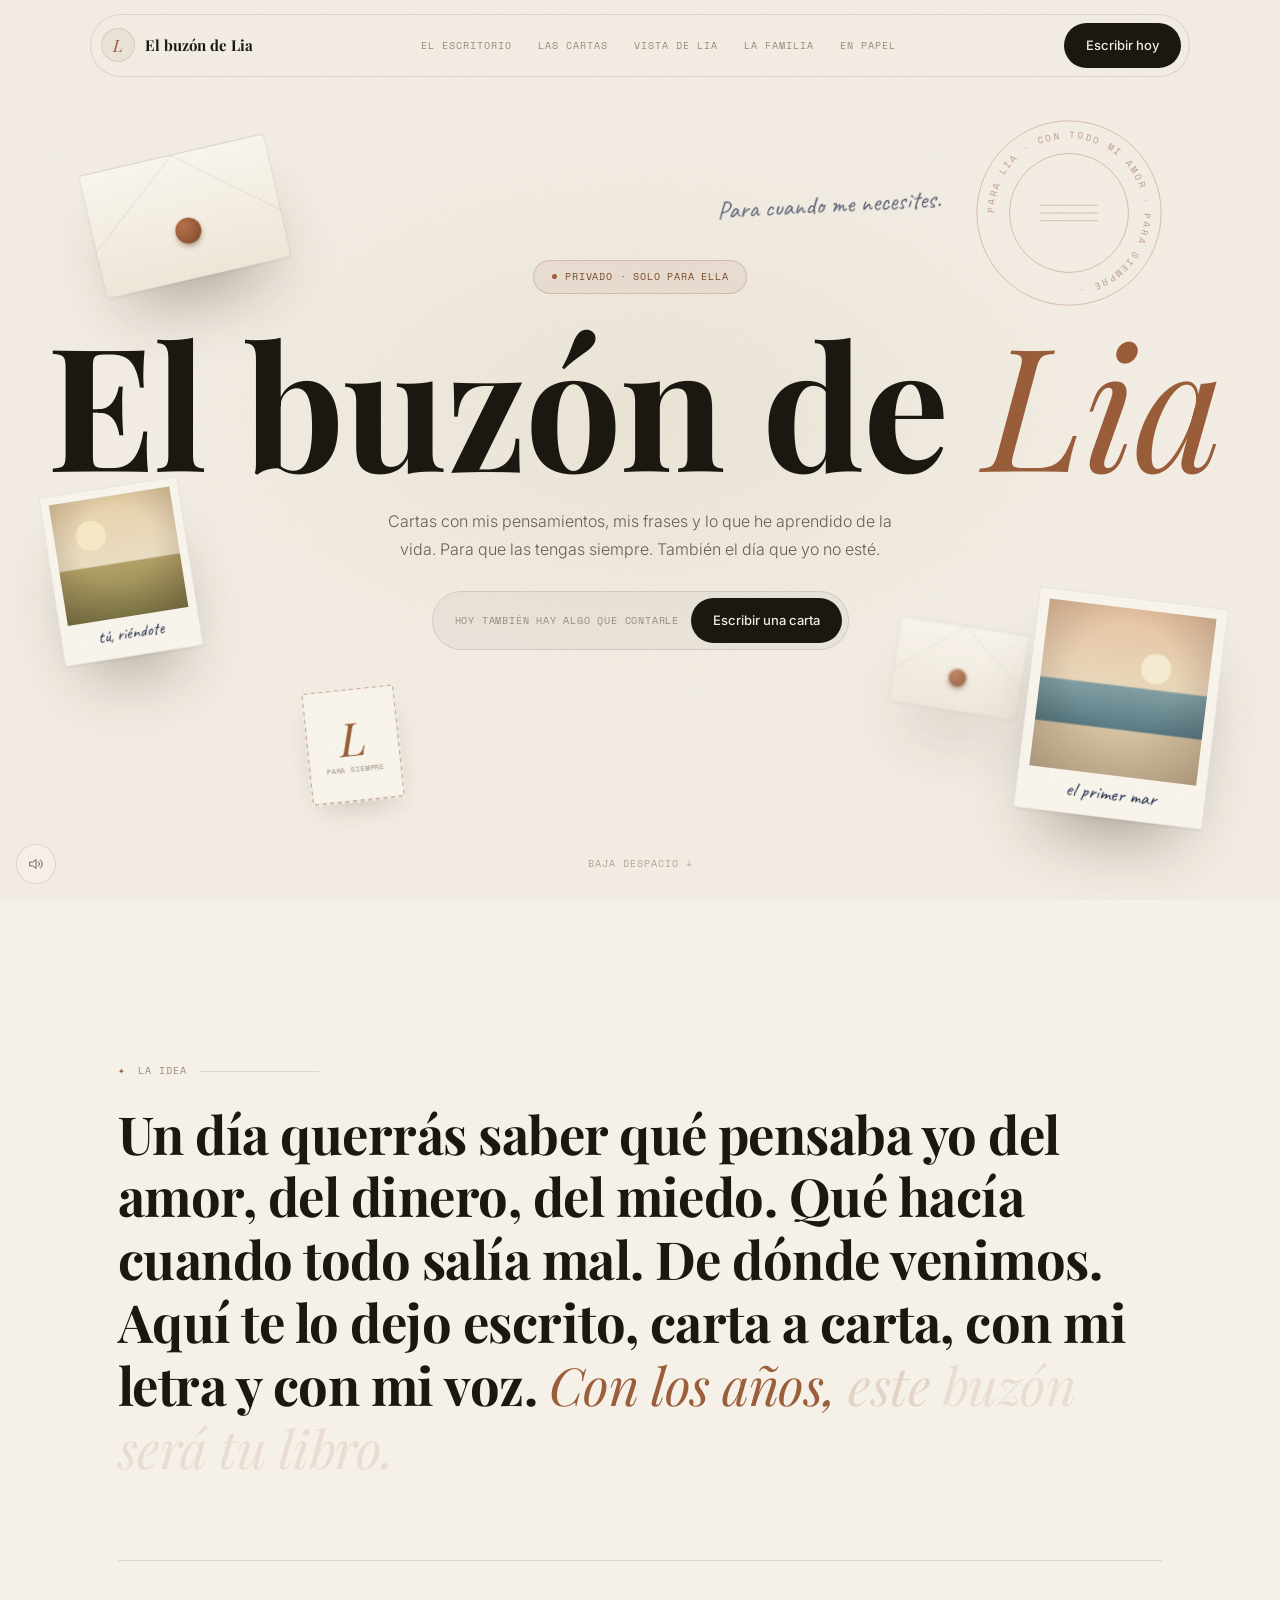
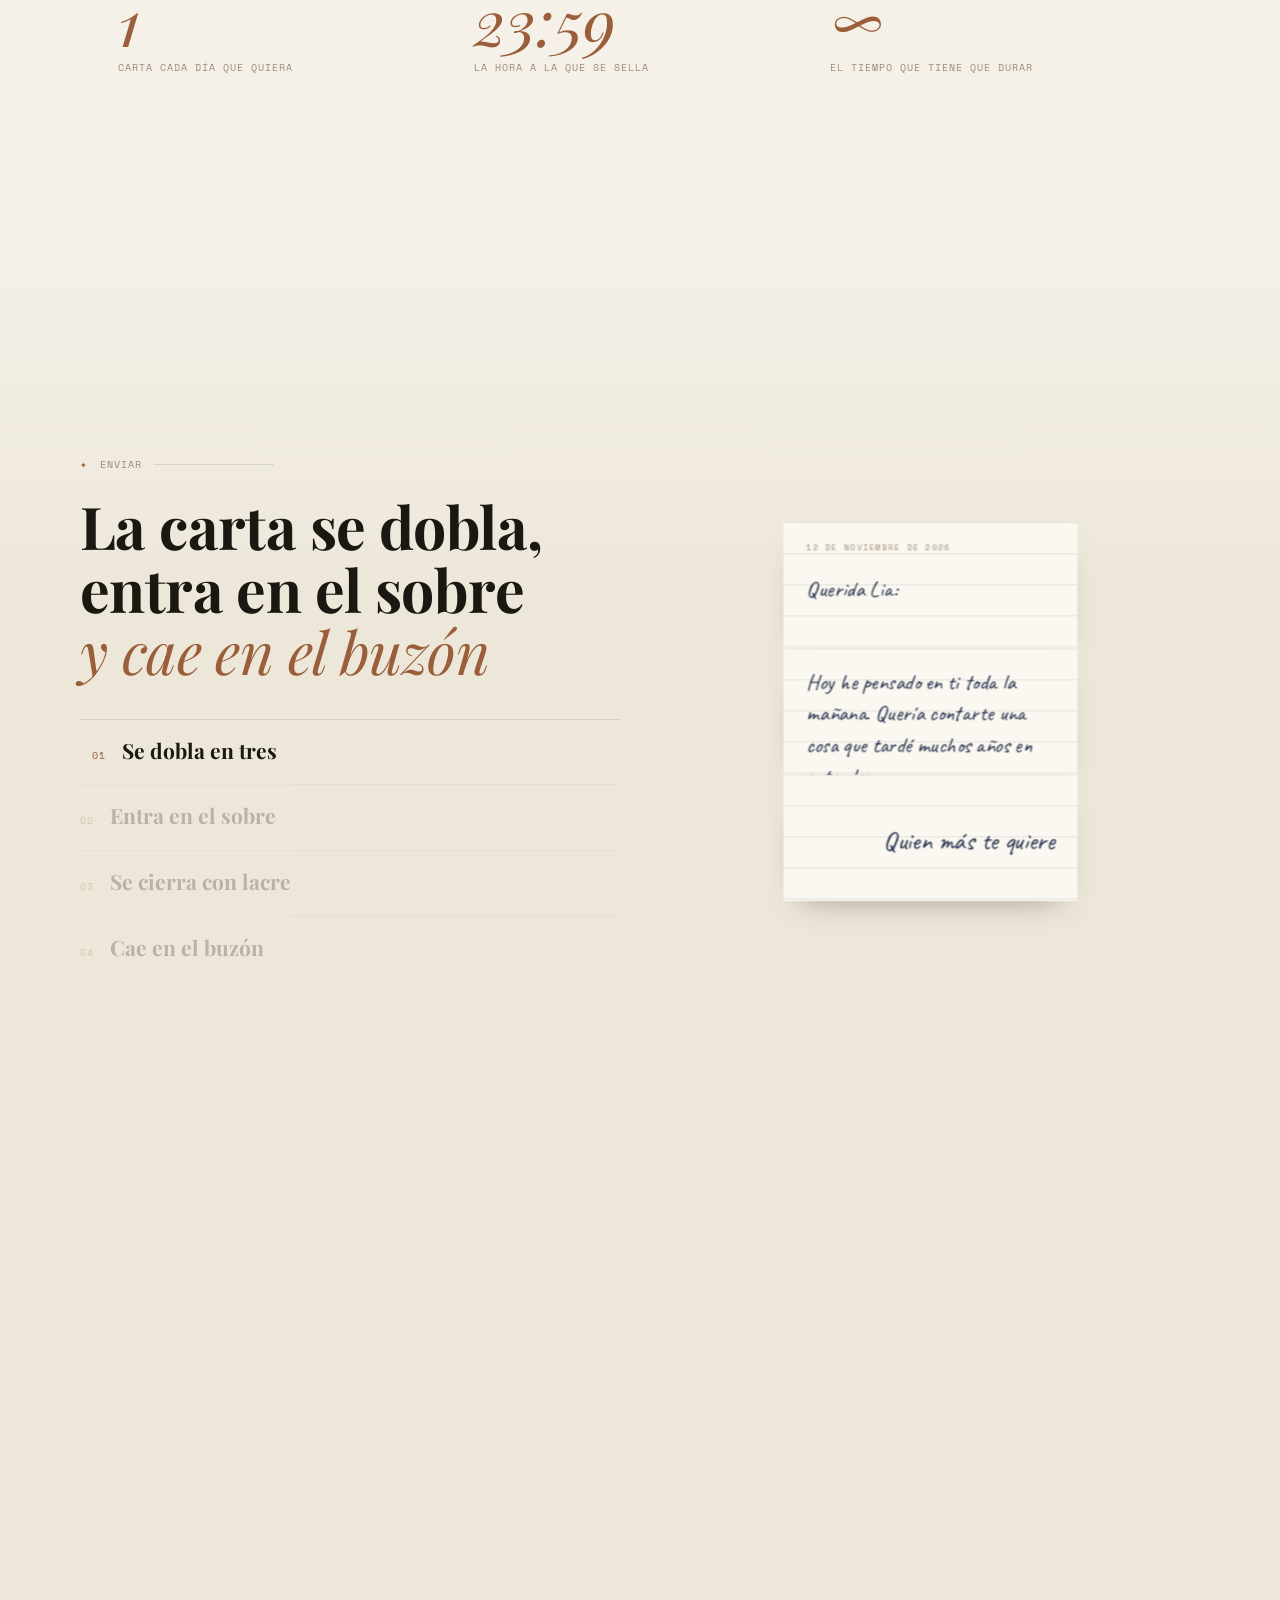
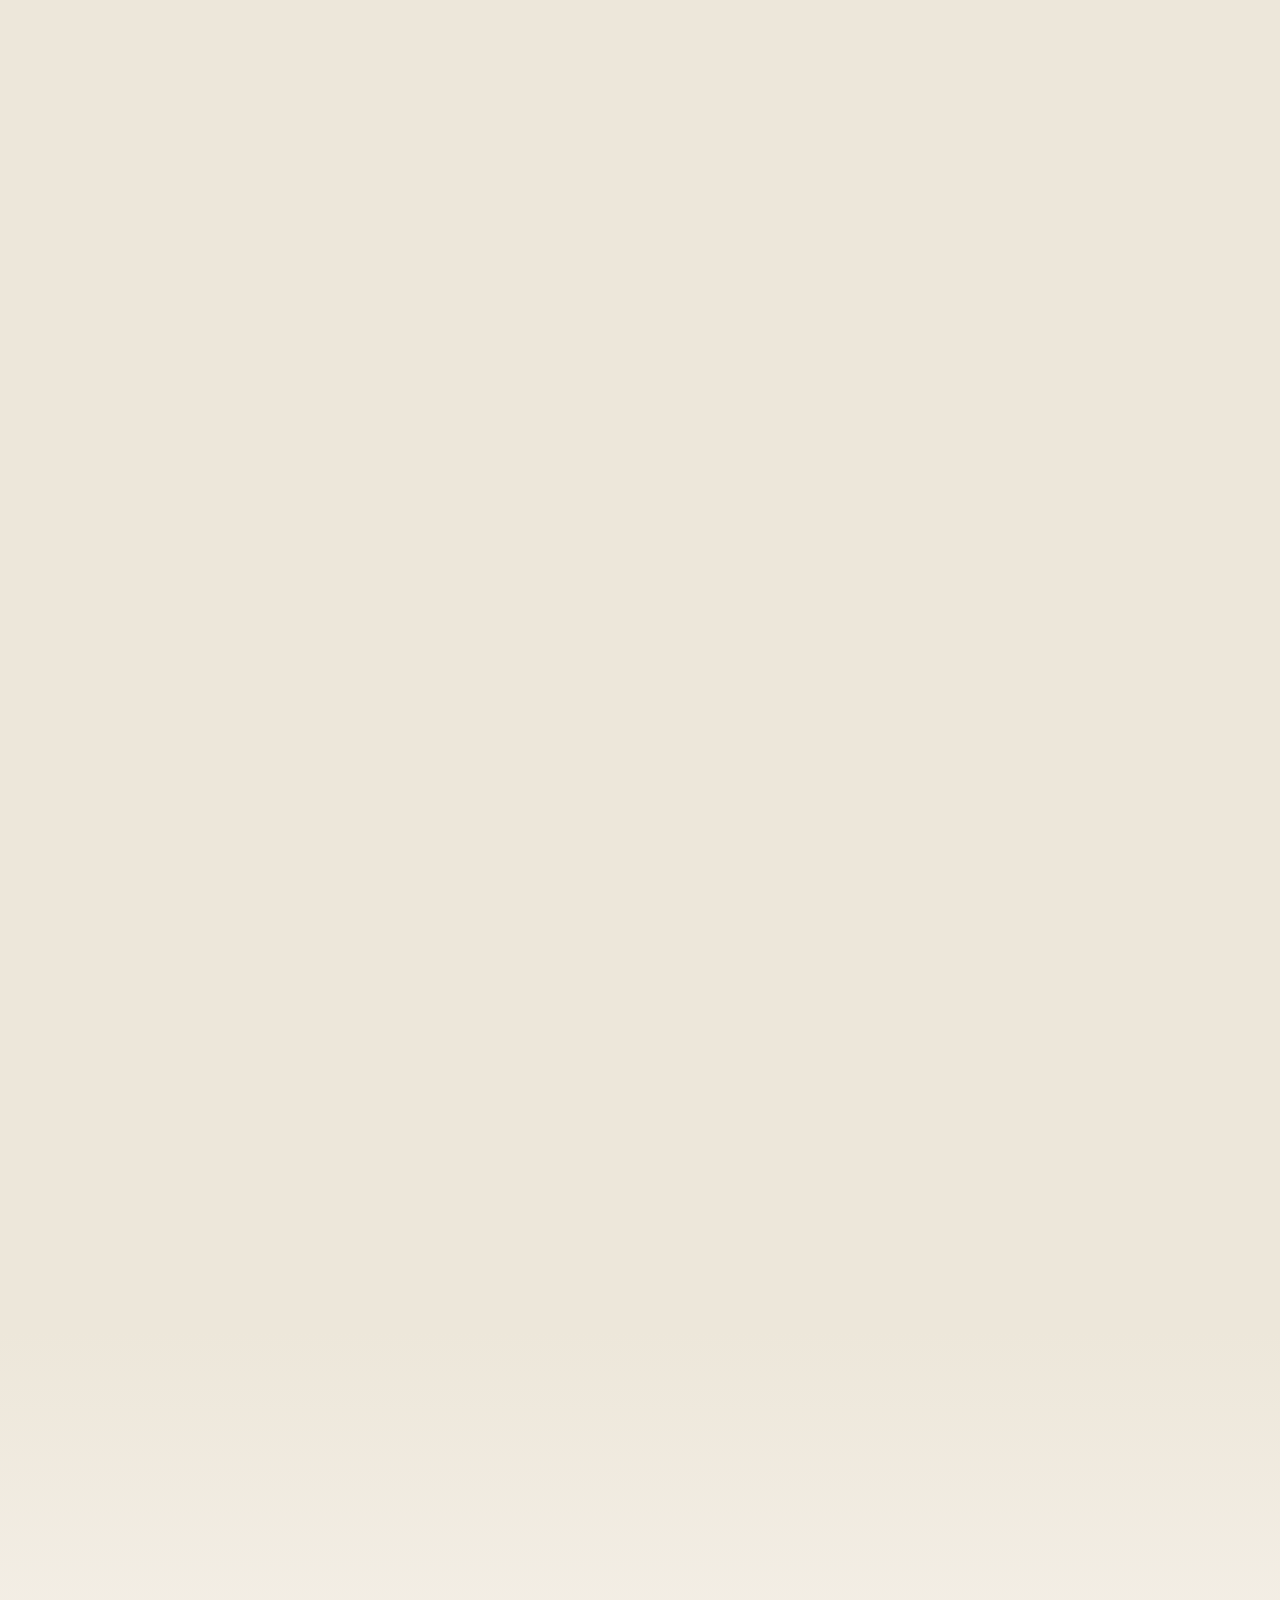
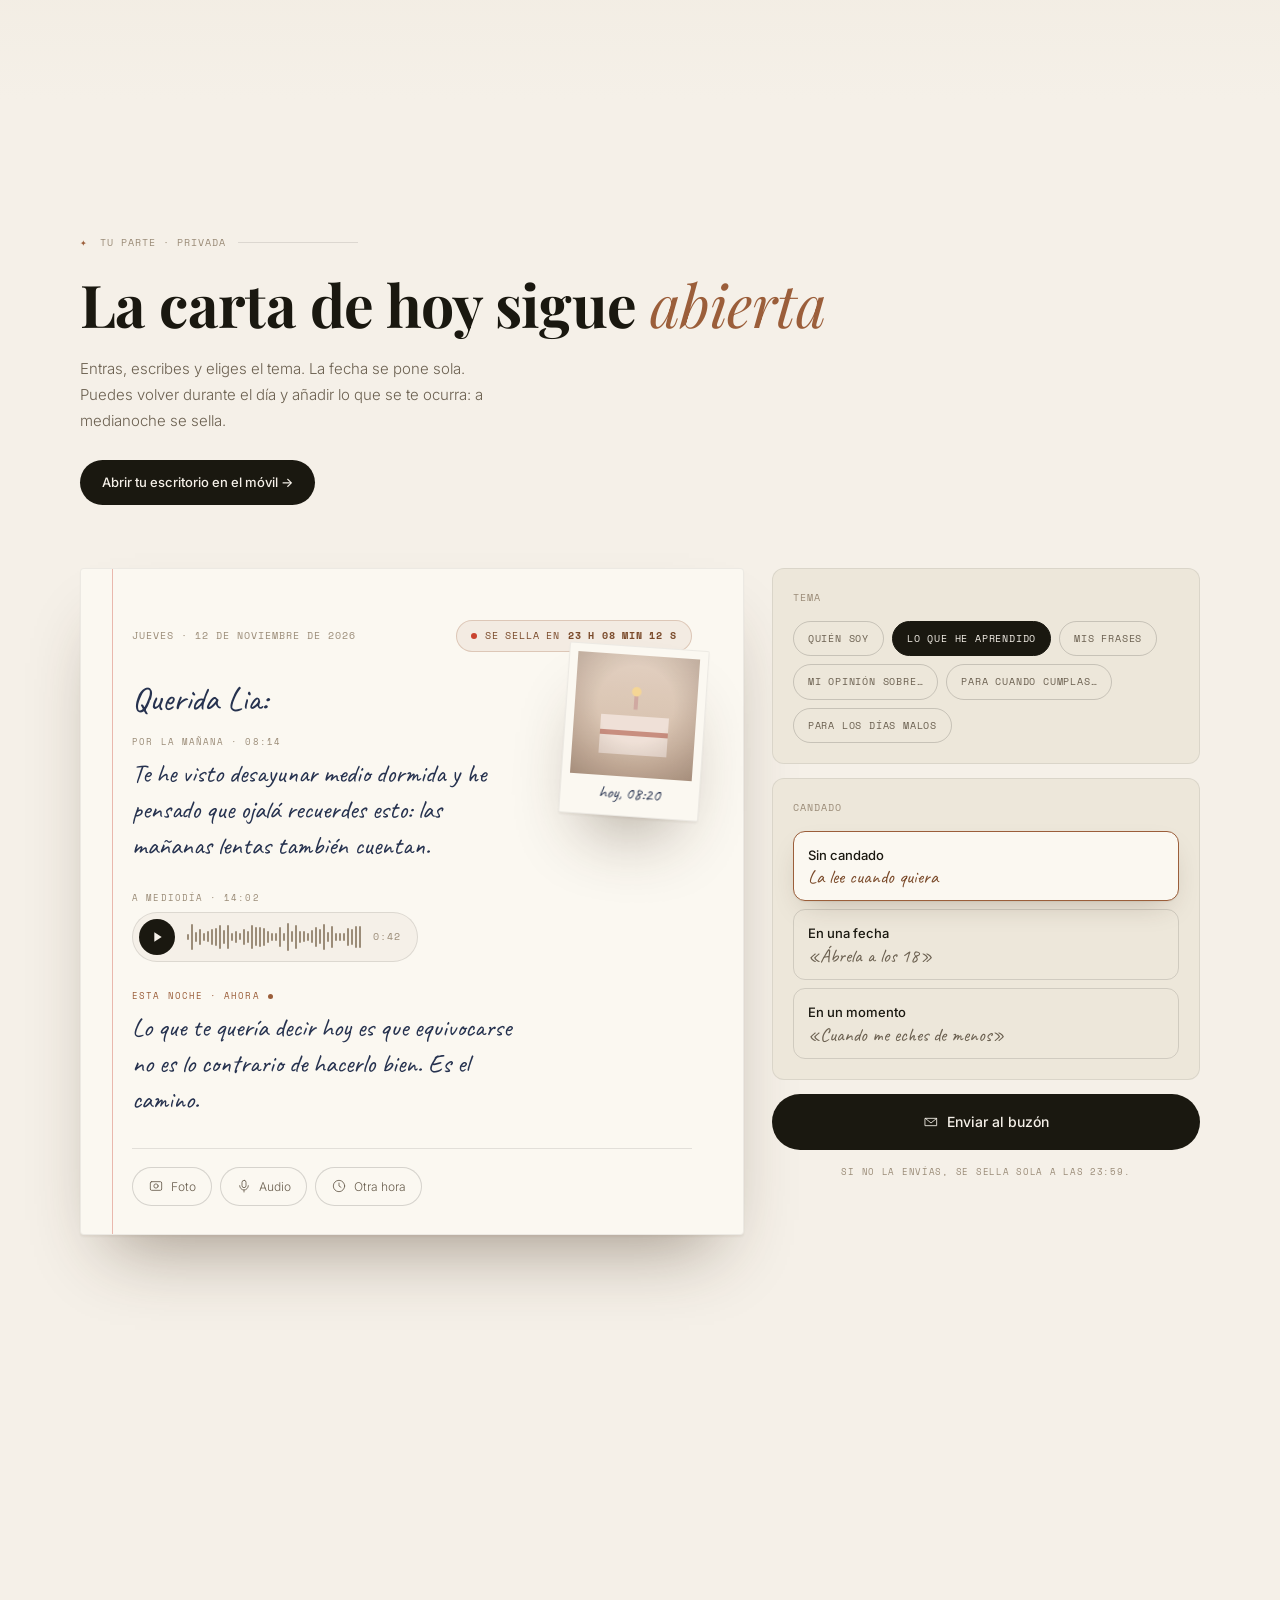
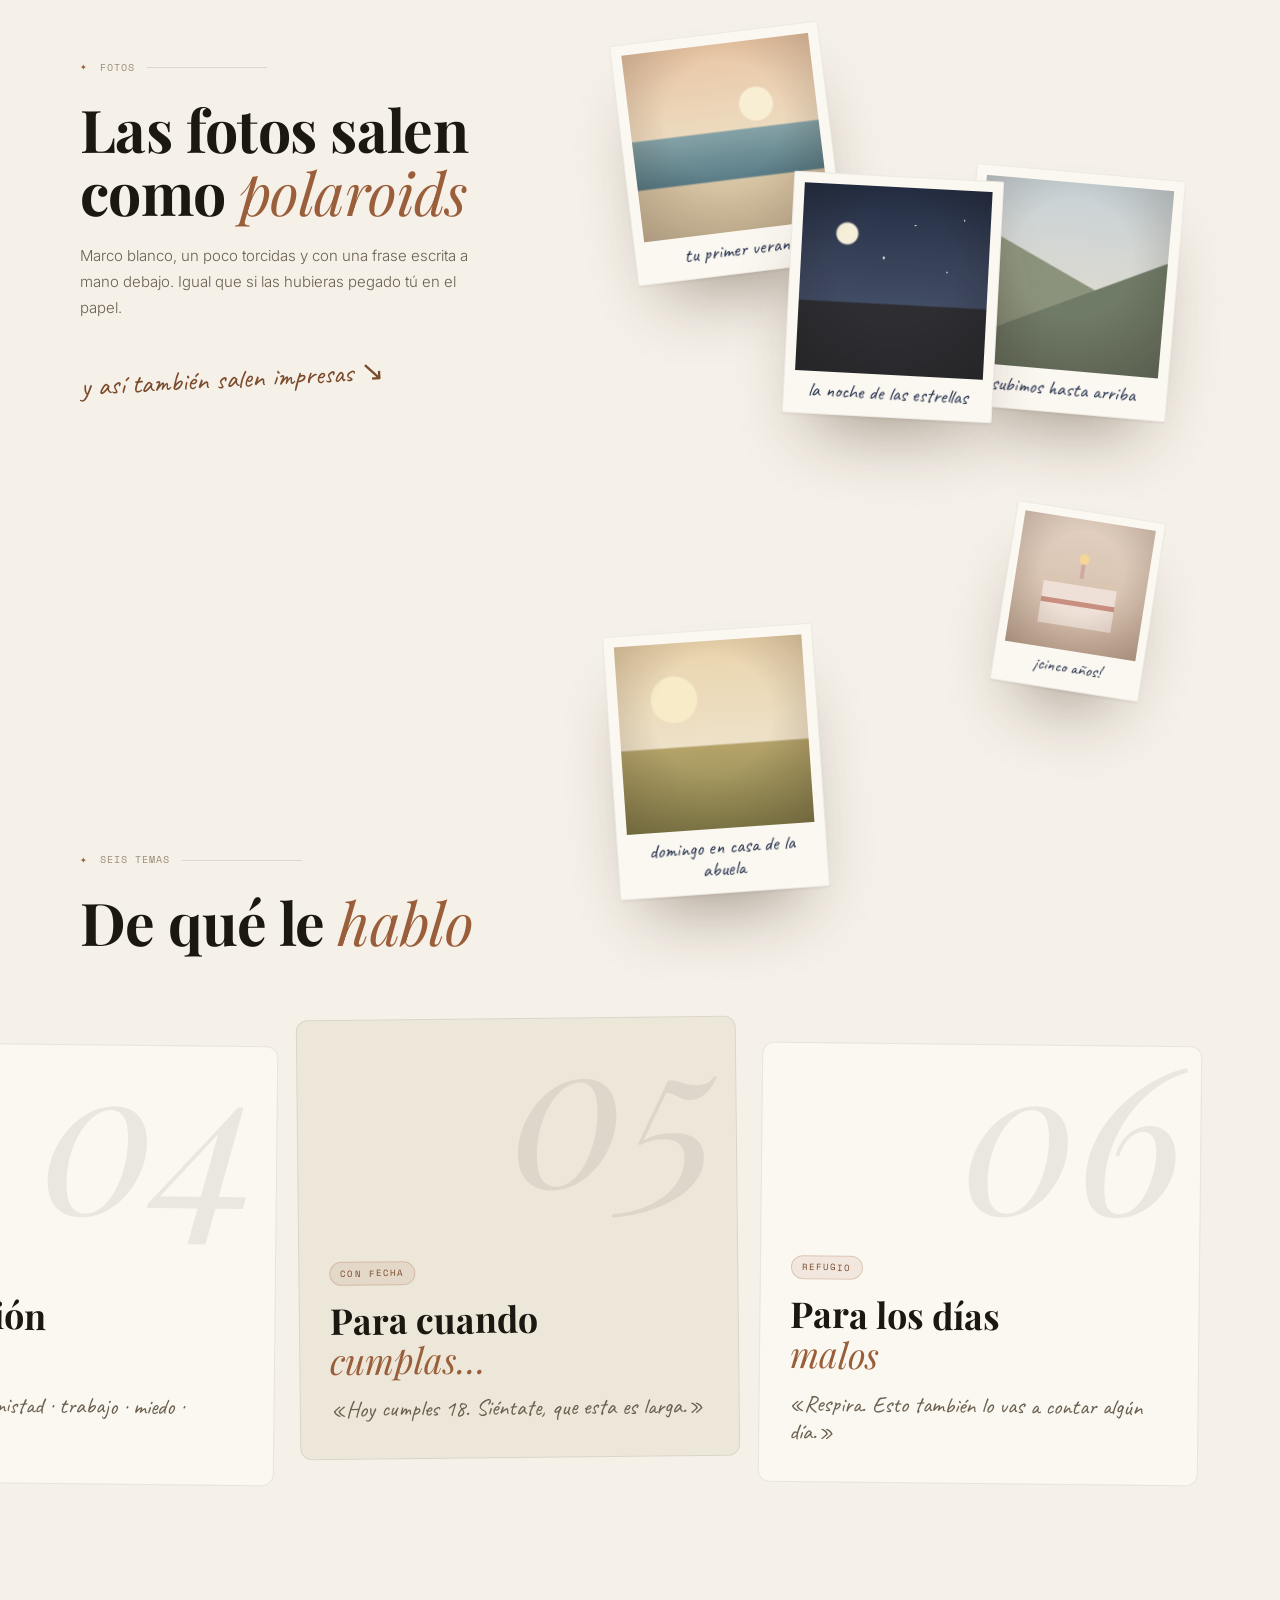
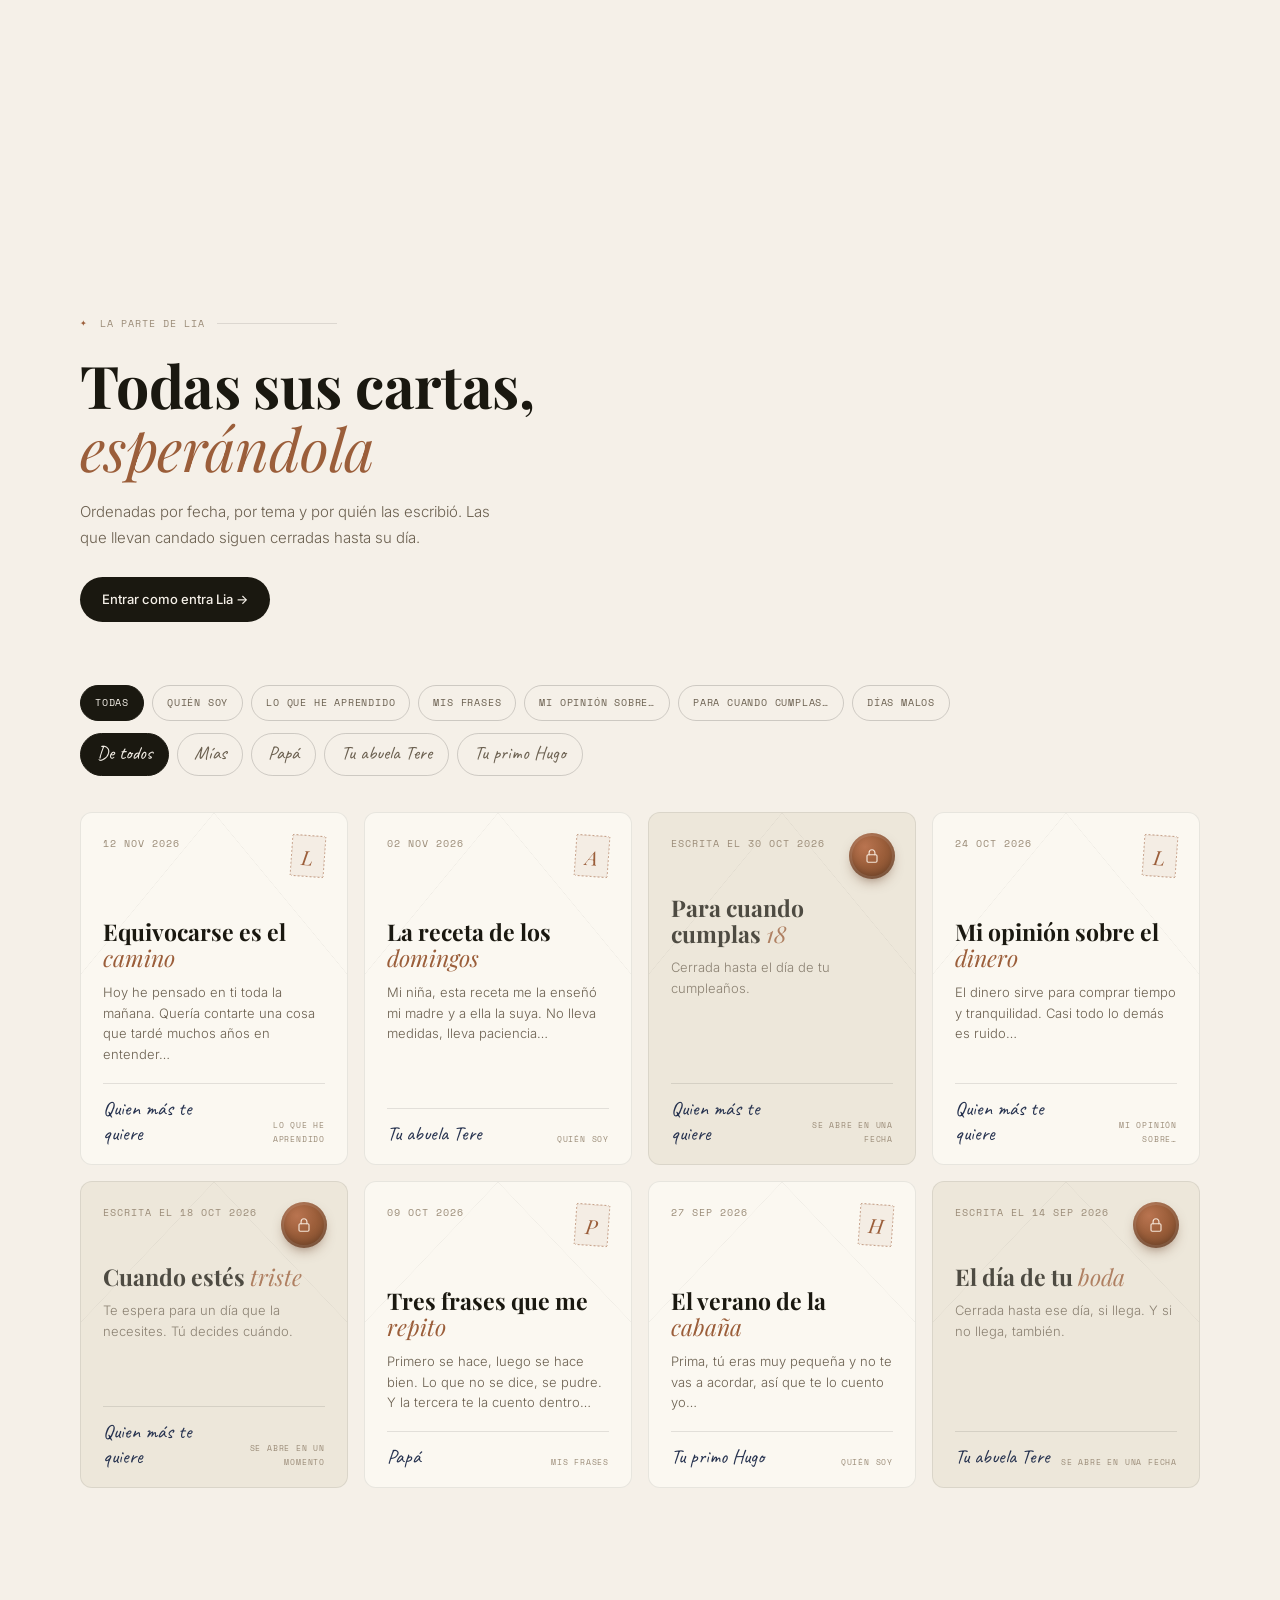
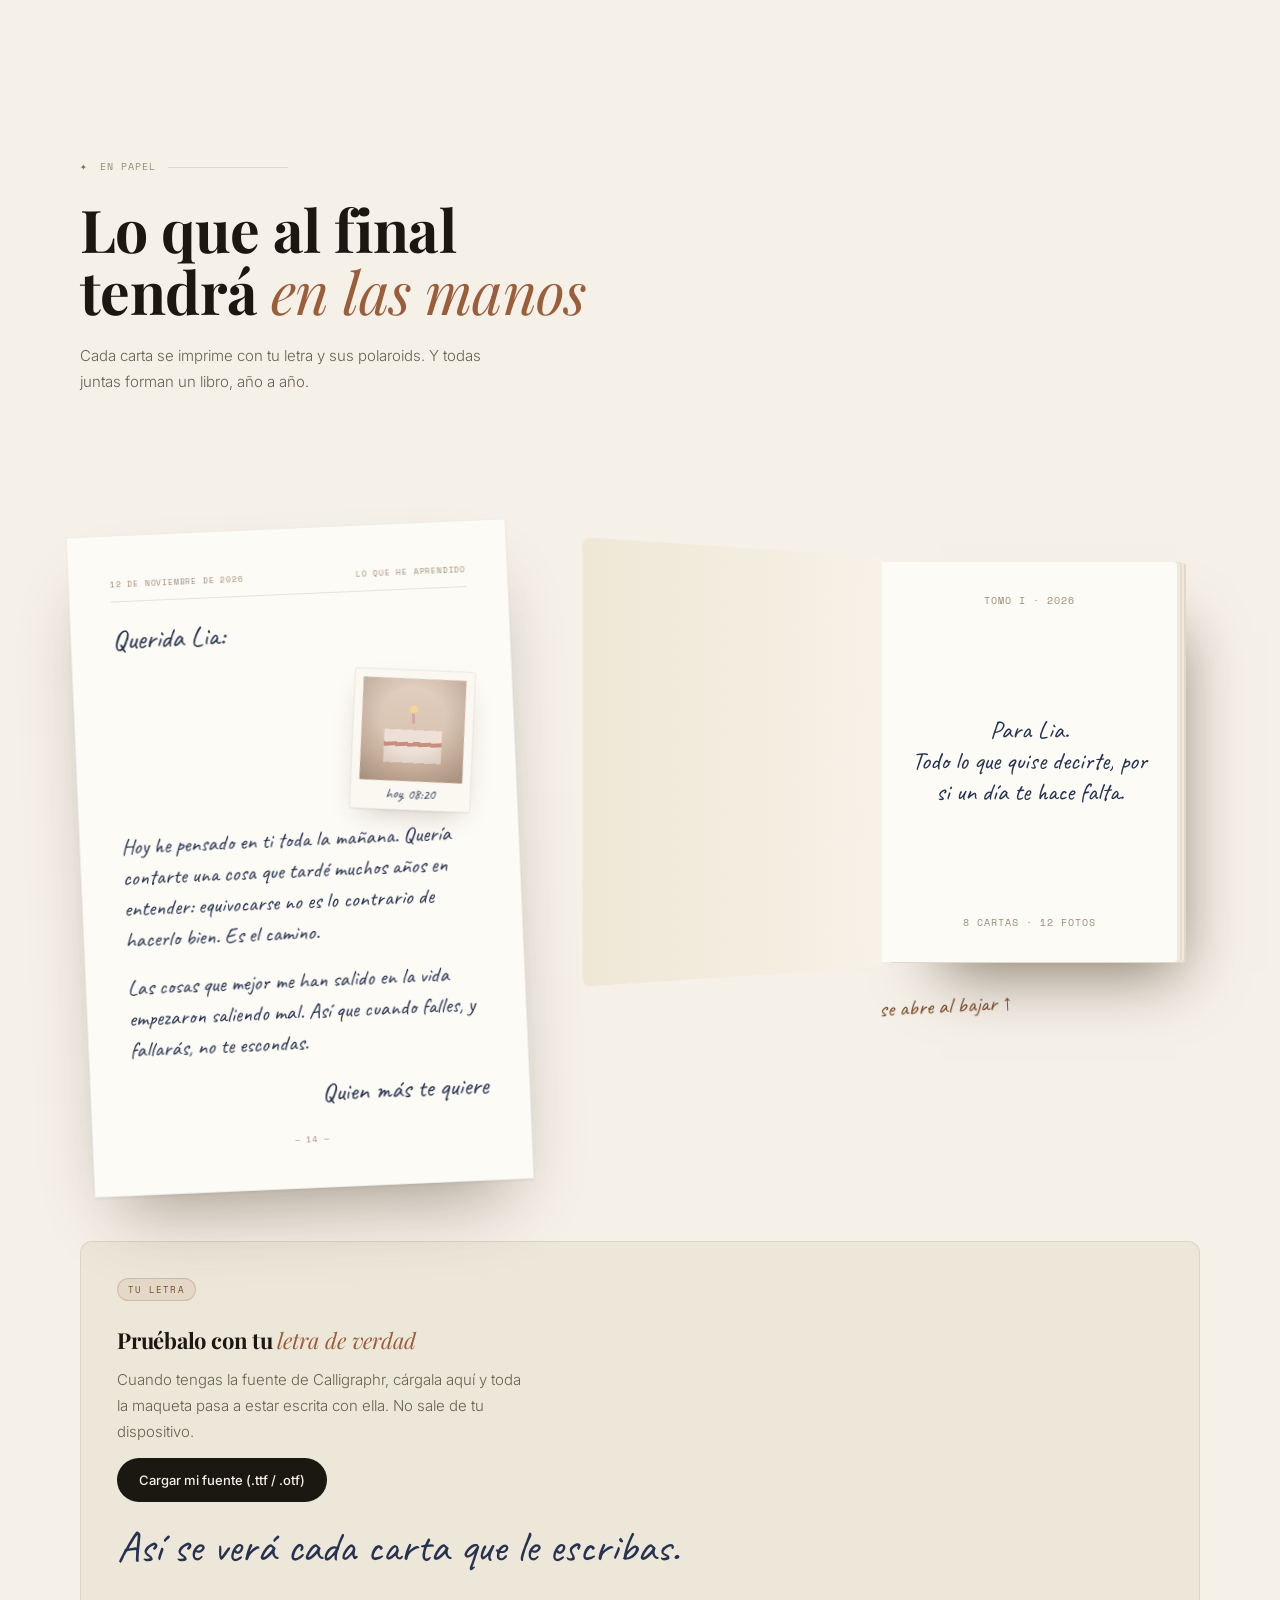
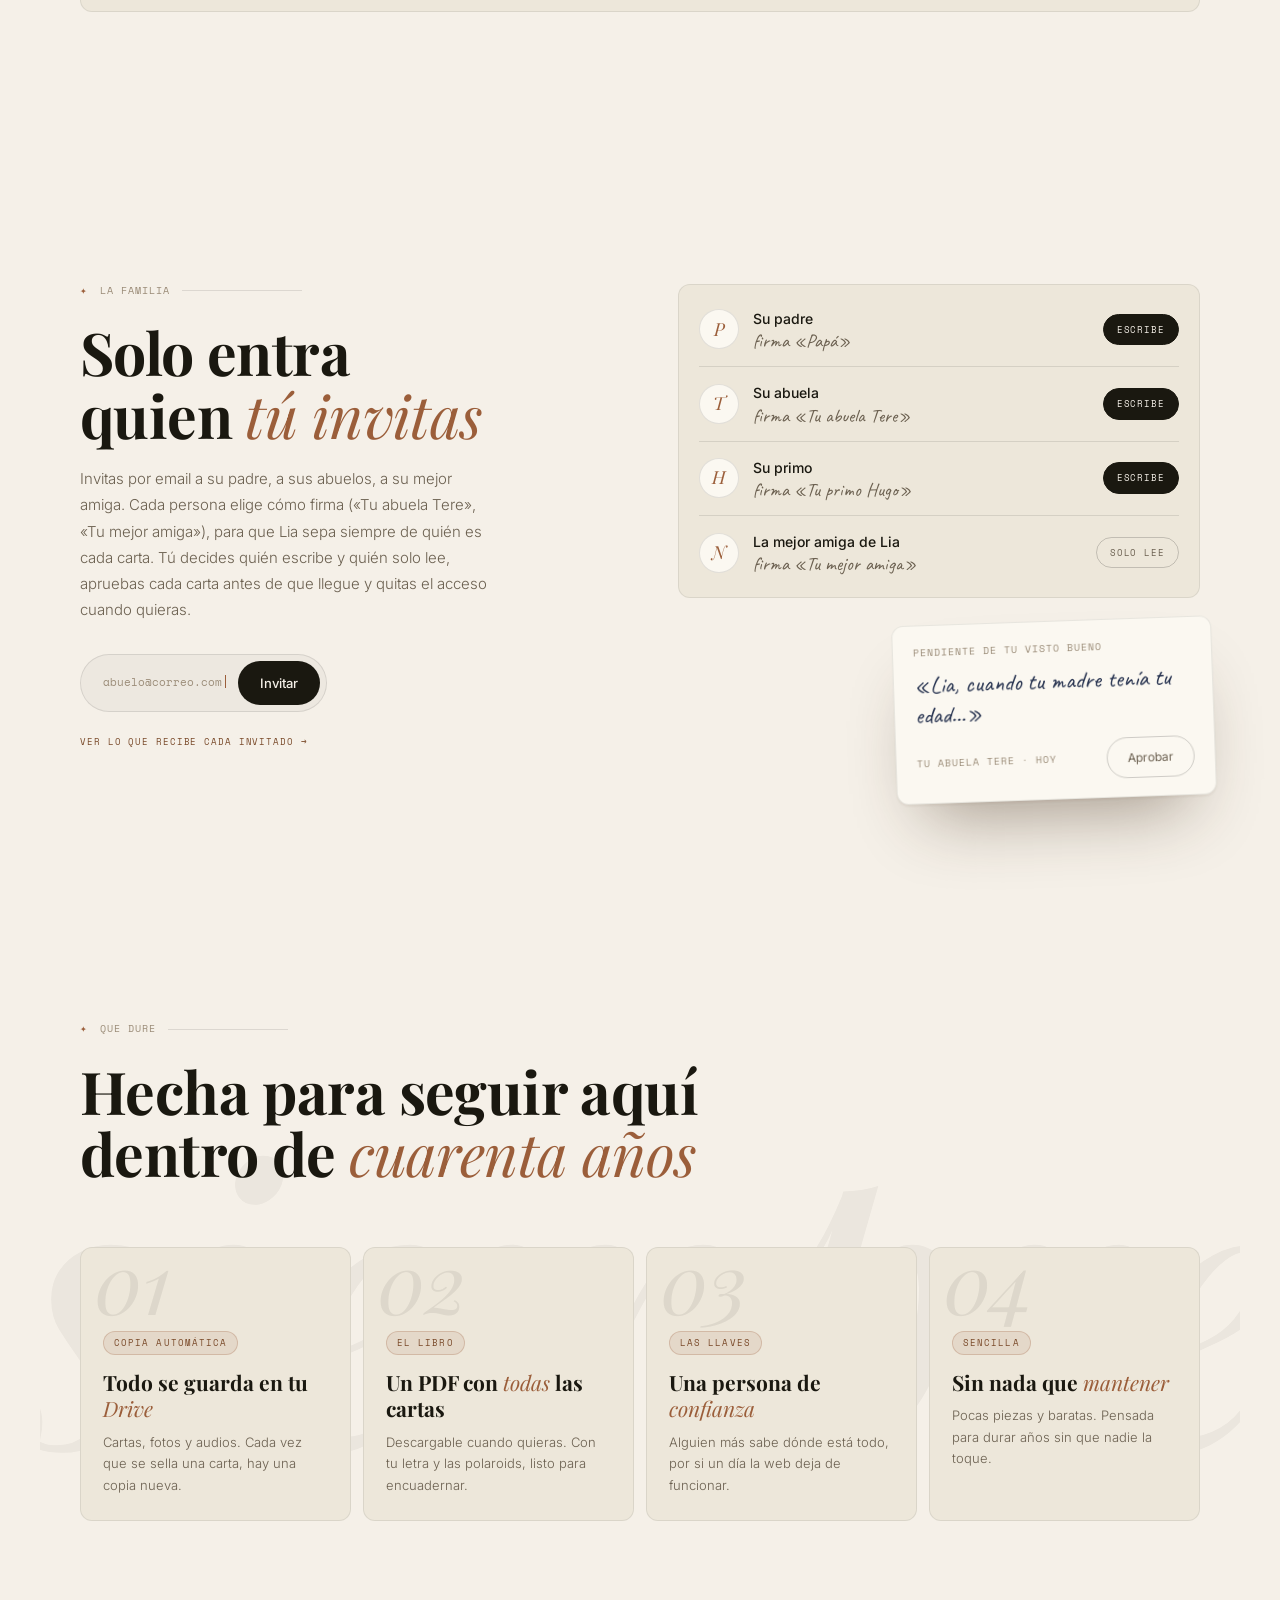
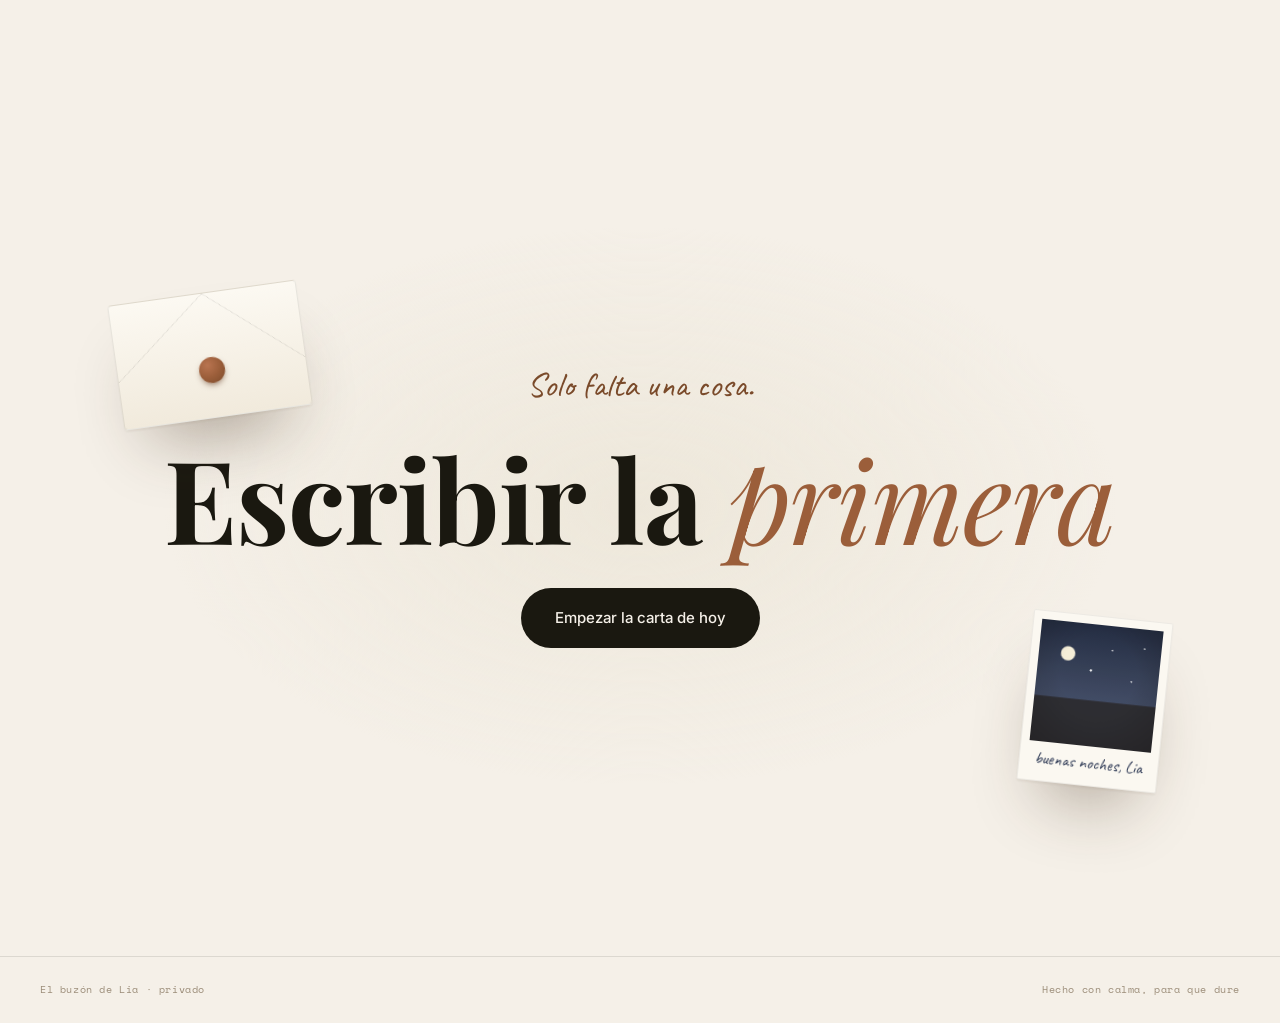
<file: buzon-de-lia/index.html>
<!DOCTYPE html>
<html lang="es">
<head>
  <meta charset="UTF-8">
  <meta name="viewport" content="width=device-width, initial-scale=1.0">
  <meta name="robots" content="noindex, nofollow">
  <title>El buzón de Lia</title>
  <meta name="description" content="Cartas para Lia. Un buzón privado que con los años se convierte en su libro.">
  <link rel="preconnect" href="https://fonts.googleapis.com">
  <link rel="preconnect" href="https://fonts.gstatic.com" crossorigin>
  <link href="https://fonts.googleapis.com/css2?family=Playfair+Display:ital,wght@0,700;1,400;1,700&family=Space+Mono:wght@400;700&family=Inter:wght@300;400;500&family=Caveat:wght@400;600&display=swap" rel="stylesheet">
  <link rel="stylesheet" href="styles.css?v=20261112e">
  <link rel="stylesheet" href="app.css?v=20261112e">
  <link rel="stylesheet" href="extras.css?v=20261112e">
</head>
<body>

  <!-- Splash: sello de lacre -->
  <div class="splash" aria-hidden="true">
    <div class="splash-seal"><span>L</span></div>
    <p class="splash-txt">Abriendo el buzón</p>
  </div>

  <div class="grain" aria-hidden="true"></div>
  <div class="ink-progress" aria-hidden="true"><i></i></div>

  <!-- Nav -->
  <header class="nav">
    <a class="nav-brand" href="#inicio">
      <span class="nav-avatar">L</span>
      <span class="nav-name">El buzón de Lia</span>
    </a>
    <nav class="nav-links">
      <a href="#escritorio" data-app-open>El escritorio</a>
      <a href="#cartas">Las cartas</a>
      <a href="#vista-lia" data-lia-open>Vista de Lia</a>
      <a href="#familia">La familia</a>
      <a href="#papel">En papel</a>
    </nav>
    <a class="btn-solid nav-cta" href="#escribir">Escribir hoy</a>
  </header>

  <main>

    <!-- 1 · HERO -->
    <section class="hero" id="inicio" data-px-root>
      <div class="hero-float" aria-hidden="true">
        <div class="px f-ring" data-speed="-0.18" data-depth="14">
          <svg viewBox="0 0 200 200" class="ring">
            <defs><path id="ringp" d="M100,100 m-78,0 a78,78 0 1,1 156,0 a78,78 0 1,1 -156,0"/></defs>
            <circle cx="100" cy="100" r="96" fill="none" stroke="currentColor" stroke-width=".6"/>
            <circle cx="100" cy="100" r="62" fill="none" stroke="currentColor" stroke-width=".6"/>
            <text><textPath href="#ringp">PARA LIA · CON TODO MI AMOR · PARA SIEMPRE · </textPath></text>
            <path d="M70 100h60M70 92h60M70 108h60" stroke="currentColor" stroke-width=".6"/>
          </svg>
        </div>
        <div class="px f-env f-env-a" data-speed="-0.32" data-depth="30" style="--r:-13deg">
          <div class="envm"><i class="envm-seal"></i></div>
        </div>
        <div class="px f-env f-env-b" data-speed="-0.12" data-depth="10" style="--r:9deg">
          <div class="envm envm-s"><i class="envm-seal"></i></div>
        </div>
        <div class="px f-pol" data-speed="-0.42" data-depth="38" style="--r:7deg">
          <figure class="polaroid"><div class="ph ph-sea"></div><figcaption>el primer mar</figcaption></figure>
        </div>
        <div class="px f-pol2" data-speed="-0.22" data-depth="20" style="--r:-9deg">
          <figure class="polaroid polaroid-s"><div class="ph ph-field"></div><figcaption>tú, riéndote</figcaption></figure>
        </div>
        <div class="px f-stamp" data-speed="-0.5" data-depth="46" style="--r:-6deg">
          <div class="stamp"><b>L</b><small>Para siempre</small></div>
        </div>
        <div class="px f-note" data-speed="-0.28" data-depth="24" style="--r:-3deg">
          <p class="hand">Para cuando me necesites.</p>
        </div>
      </div>

      <div class="hero-core px" data-speed="0.22">
        <div class="badge"><span class="badge-dot"></span>Privado · solo para ella</div>
        <h1 class="hero-title">
          <span class="w" style="--i:0">El</span>
          <span class="w" style="--i:1">buzón</span>
          <span class="w" style="--i:2">de</span>
          <em class="w" style="--i:3">Lia</em>
        </h1>
        <p class="hero-sub">Cartas con mis pensamientos, mis frases y lo que he aprendido de la vida. Para que las tengas siempre. También el día que yo no esté.</p>
        <div class="cta-row">
          <span class="cta-label">Hoy también hay algo que contarle</span>
          <a class="btn-solid" href="#escribir">Escribir una carta</a>
        </div>
      </div>

      <a class="bottom-label" href="#manifiesto">Baja despacio ↓</a>
    </section>

    <!-- 2 · MANIFIESTO -->
    <section class="manifesto" id="manifiesto" data-px-root>
      <p class="label section-label">La idea</p>
      <p class="manifesto-txt" data-words>Un día querrás saber qué pensaba yo del amor, del dinero, del miedo. Qué hacía cuando todo salía mal. De dónde venimos. Aquí te lo dejo escrito, carta a carta, con mi letra y con mi voz. <em>Con los años, este buzón será tu libro.</em></p>
      <div class="manifesto-meta">
        <div><span class="num" data-count="1">1</span><span class="label">carta cada día que quiera</span></div>
        <div><span class="num">23:59</span><span class="label">la hora a la que se sella</span></div>
        <div><span class="num">∞</span><span class="label">el tiempo que tiene que durar</span></div>
      </div>
    </section>

    <!-- 3 · LA ANIMACIÓN DE ENVÍO (scroll) -->
    <section class="sendsec" id="envio">
      <div class="sendsec-sticky">
        <div class="sendsec-copy">
          <p class="label section-label">Enviar</p>
          <h2 class="title-lg">La carta se dobla, entra en el sobre <em>y cae en el buzón</em></h2>
          <ol class="send-steps">
            <li data-step="0"><span>01</span>Se dobla en tres</li>
            <li data-step="1"><span>02</span>Entra en el sobre</li>
            <li data-step="2"><span>03</span>Se cierra con lacre</li>
            <li data-step="3"><span>04</span>Cae en el buzón</li>
          </ol>
        </div>

        <div class="send-wrap">
          <div class="send-stage" data-send>
            <div class="mbx-back">
              <i class="mbx-flag"></i>
              <i class="mbx-slot"></i>
            </div>
            <div class="pack">
              <div class="env-back"></div>
              <div class="env-flap"></div>
              <div class="ltr">
                <div class="ltr-p ltr-top">
                  <div class="face front"><span class="ltr-date">12 de noviembre de 2026</span><p>Querida Lia:</p></div>
                  <div class="face back"></div>
                </div>
                <div class="ltr-p ltr-mid">
                  <div class="face front"><p data-ltr-body>Hoy he pensado en ti toda la mañana. Quería contarte una cosa que tardé muchos años en entender…</p></div>
                </div>
                <div class="ltr-p ltr-bot">
                  <div class="face front"><p class="ltr-sign">Quien más te quiere</p></div>
                  <div class="face back"></div>
                </div>
              </div>
              <div class="env-front"><span>Para Lia</span></div>
              <div class="env-seal"><span>L</span></div>
            </div>
            <div class="mbx-front">
              <span class="mbx-plate">Lia</span>
              <span class="mbx-line"></span>
            </div>
            <div class="send-done">Sellada · 12 nov 2026 · 23:59</div>
          </div>
        </div>
      </div>
    </section>

    <!-- 4 · ESCRIBIR -->
    <section class="section write" id="escribir" data-px-root>
      <div class="section-head reveal">
        <p class="label section-label">Tu parte · privada</p>
        <h2 class="title-lg">La carta de hoy sigue <em>abierta</em></h2>
        <p class="body">Entras, escribes y eliges el tema. La fecha se pone sola. Puedes volver durante el día y añadir lo que se te ocurra: a medianoche se sella.</p>
        <button class="btn-solid lia-open-btn" type="button" data-app-open>Abrir tu escritorio en el móvil →</button>
      </div>

      <div class="editor reveal">
        <div class="paper">
          <div class="paper-top">
            <span class="label">Jueves · 12 de noviembre de 2026</span>
            <span class="seal-timer"><i></i>Se sella en <b data-countdown>— h — min</b></span>
          </div>
          <p class="hand paper-hi">Querida Lia:</p>

          <div class="part">
            <span class="part-time">Por la mañana · 08:14</span>
            <p class="hand">Te he visto desayunar medio dormida y he pensado que ojalá recuerdes esto: las mañanas lentas también cuentan.</p>
          </div>

          <div class="paper-pol px" data-speed="0.06" style="--r:4deg">
            <figure class="polaroid polaroid-s"><div class="ph ph-cake"></div><figcaption>hoy, 08:20</figcaption></figure>
          </div>

          <div class="part">
            <span class="part-time">A mediodía · 14:02</span>
            <div class="audio" data-audio>
              <button class="audio-btn" type="button" aria-label="Reproducir audio"><svg viewBox="0 0 24 24"><path class="i-play" d="M8 5v14l11-7z"/><path class="i-pause" d="M7 5h4v14H7zM13 5h4v14h-4z"/></svg></button>
              <div class="audio-bars"></div>
              <span class="label">0:42</span>
            </div>
          </div>

          <div class="part part-now">
            <span class="part-time">Esta noche · ahora</span>
            <div class="hand part-edit" contenteditable="true" spellcheck="false" data-edit aria-label="Escribe aquí">Lo que te quería decir hoy es que equivocarse no es lo contrario de hacerlo bien. Es el camino.</div>
          </div>

          <div class="paper-tools">
            <button class="tool" type="button"><svg viewBox="0 0 24 24"><rect x="3.5" y="5.5" width="17" height="13" rx="2"/><circle cx="12" cy="12" r="3.2"/></svg>Foto</button>
            <button class="tool" type="button"><svg viewBox="0 0 24 24"><rect x="9" y="3.5" width="6" height="11" rx="3"/><path d="M5.5 11.5a6.5 6.5 0 0 0 13 0M12 18v3"/></svg>Audio</button>
            <button class="tool" type="button"><svg viewBox="0 0 24 24"><circle cx="12" cy="12" r="8.5"/><path d="M12 7.5V12l3 2"/></svg>Otra hora</button>
          </div>
        </div>

        <aside class="side">
          <div class="side-block">
            <p class="label">Tema</p>
            <div class="chips" data-single>
              <button class="chip" type="button">Quién soy</button>
              <button class="chip is-on" type="button">Lo que he aprendido</button>
              <button class="chip" type="button">Mis frases</button>
              <button class="chip" type="button">Mi opinión sobre…</button>
              <button class="chip" type="button">Para cuando cumplas…</button>
              <button class="chip" type="button">Para los días malos</button>
            </div>
          </div>

          <div class="side-block">
            <p class="label">Candado</p>
            <div class="locks" data-single>
              <button class="lock is-on" type="button"><b>Sin candado</b><span>La lee cuando quiera</span></button>
              <button class="lock" type="button"><b>En una fecha</b><span>«Ábrela a los 18»</span></button>
              <button class="lock" type="button"><b>En un momento</b><span>«Cuando me eches de menos»</span></button>
            </div>
          </div>

          <button class="btn-solid btn-send" type="button" data-send-btn>
            <svg viewBox="0 0 24 24"><path d="M3.5 6.5h17v11h-17z"/><path d="m3.5 6.5 8.5 7 8.5-7"/></svg>
            Enviar al buzón
          </button>
          <p class="side-hint">Si no la envías, se sella sola a las 23:59.</p>
        </aside>
      </div>
    </section>

    <!-- 5 · POLAROIDS -->
    <section class="section pols" id="polaroids" data-px-root>
      <div class="pols-copy reveal">
        <p class="label section-label">Fotos</p>
        <h2 class="title-lg">Las fotos salen como <em>polaroids</em></h2>
        <p class="body">Marco blanco, un poco torcidas y con una frase escrita a mano debajo. Igual que si las hubieras pegado tú en el papel.</p>
        <p class="hand pols-note">y así también salen impresas ↘</p>
      </div>
      <div class="pols-wall">
        <div class="px p1" data-speed="-0.10" style="--r:-7deg"><figure class="polaroid"><div class="ph ph-sea"></div><figcaption>tu primer verano</figcaption></figure></div>
        <div class="px p2" data-speed="-0.26" style="--r:5deg"><figure class="polaroid"><div class="ph ph-mount"></div><figcaption>subimos hasta arriba</figcaption></figure></div>
        <div class="px p3" data-speed="-0.04" style="--r:3deg"><figure class="polaroid"><div class="ph ph-night"></div><figcaption>la noche de las estrellas</figcaption></figure></div>
        <div class="px p4" data-speed="-0.34" style="--r:-4deg"><figure class="polaroid"><div class="ph ph-field"></div><figcaption>domingo en casa de la abuela</figcaption></figure></div>
        <div class="px p5" data-speed="-0.18" style="--r:9deg"><figure class="polaroid polaroid-s"><div class="ph ph-cake"></div><figcaption>¡cinco años!</figcaption></figure></div>
      </div>
    </section>

    <!-- 6 · TEMAS (scroll horizontal) -->
    <section class="themes" id="temas">
      <div class="themes-sticky">
        <div class="themes-head">
          <p class="label section-label">Seis temas</p>
          <h2 class="title-lg">De qué le <em>hablo</em></h2>
        </div>
        <div class="themes-track" data-track>
          <article class="theme"><span class="theme-num">01</span><span class="step-badge">Raíces</span><h3>Quién soy y de dónde <em>venimos</em></h3><p class="hand">«Tu bisabuelo cruzó media España con una maleta de cartón…»</p></article>
          <article class="theme"><span class="theme-num">02</span><span class="step-badge">Enseñanzas</span><h3>Lo que he <em>aprendido</em></h3><p class="hand">«Nadie sabe lo que hace. Los que parecen seguros, tampoco.»</p></article>
          <article class="theme"><span class="theme-num">03</span><span class="step-badge">Para repetir</span><h3>Mis <em>frases</em></h3><p class="hand">«Primero se hace, luego se hace bien.»</p></article>
          <article class="theme"><span class="theme-num">04</span><span class="step-badge">Sin filtros</span><h3>Mi opinión <em>sobre…</em></h3><p class="hand">dinero · amor · amistad · trabajo · miedo · fracaso</p></article>
          <article class="theme"><span class="theme-num">05</span><span class="step-badge">Con fecha</span><h3>Para cuando <em>cumplas…</em></h3><p class="hand">«Hoy cumples 18. Siéntate, que esta es larga.»</p></article>
          <article class="theme"><span class="theme-num">06</span><span class="step-badge">Refugio</span><h3>Para los días <em>malos</em></h3><p class="hand">«Respira. Esto también lo vas a contar algún día.»</p></article>
        </div>
      </div>
    </section>

    <!-- 7 · LAS CARTAS (la parte de Lia) -->
    <section class="section letters" id="cartas" data-px-root>
      <div class="section-head reveal">
        <p class="label section-label">La parte de Lia</p>
        <h2 class="title-lg">Todas sus cartas, <em>esperándola</em></h2>
        <p class="body">Ordenadas por fecha, por tema y por quién las escribió. Las que llevan candado siguen cerradas hasta su día.</p>
        <button class="btn-solid lia-open-btn" type="button" data-lia-open>Entrar como entra Lia →</button>
      </div>

      <div class="filters reveal">
        <div class="chips" data-filter="tema">
          <button class="chip is-on" type="button" data-v="*">Todas</button>
          <button class="chip" type="button" data-v="quien">Quién soy</button>
          <button class="chip" type="button" data-v="aprendido">Lo que he aprendido</button>
          <button class="chip" type="button" data-v="frases">Mis frases</button>
          <button class="chip" type="button" data-v="opinion">Mi opinión sobre…</button>
          <button class="chip" type="button" data-v="cumplas">Para cuando cumplas…</button>
          <button class="chip" type="button" data-v="malos">Días malos</button>
        </div>
        <div class="chips chips-who" data-filter="de">
          <button class="chip is-on" type="button" data-v="*">De todos</button>
          <button class="chip" type="button" data-v="yo">Mías</button>
          <button class="chip" type="button" data-v="papa">Papá</button>
          <button class="chip" type="button" data-v="abuela">Tu abuela Tere</button>
          <button class="chip" type="button" data-v="primos">Tu primo Hugo</button>
        </div>
      </div>

      <div class="grid" data-grid>
        <article class="card" data-tema="aprendido" data-de="yo" data-pol="ph-cake|hoy, 08:20" tabindex="0">
          <div class="card-top"><span class="label">12 nov 2026</span><span class="ministamp">L</span></div>
          <h3>Equivocarse es el <em>camino</em></h3>
          <p class="card-ex">Hoy he pensado en ti toda la mañana. Quería contarte una cosa que tardé muchos años en entender…</p>
          <div class="card-foot"><span class="hand">Quien más te quiere</span><span class="label">Lo que he aprendido</span></div>
          <div class="card-body" hidden><p>Querida Lia:</p><p>Hoy he pensado en ti toda la mañana. Quería contarte una cosa que tardé muchos años en entender: equivocarse no es lo contrario de hacerlo bien. Es el camino.</p><p>Las cosas que mejor me han salido en la vida empezaron saliendo mal. Así que cuando falles, y fallarás, no te escondas. Mira lo que ha pasado, ríete un poco y vuelve a intentarlo.</p></div>
        </article>

        <article class="card" data-tema="quien" data-de="abuela" tabindex="0">
          <div class="card-top"><span class="label">02 nov 2026</span><span class="ministamp">A</span></div>
          <h3>La receta de los <em>domingos</em></h3>
          <p class="card-ex">Mi niña, esta receta me la enseñó mi madre y a ella la suya. No lleva medidas, lleva paciencia…</p>
          <div class="card-foot"><span class="hand">Tu abuela Tere</span><span class="label">Quién soy</span></div>
          <div class="card-body" hidden><p>Mi niña:</p><p>Esta receta me la enseñó mi madre y a ella la suya. No lleva medidas, lleva paciencia. El sofrito, despacio. El fuego, bajo. Y la cocina, siempre con alguien dentro hablando.</p><p>Cuando la hagas tú, acuérdate de nosotras.</p></div>
        </article>

        <article class="card is-locked" data-tema="cumplas" data-de="yo" data-lock="fecha" tabindex="0">
          <div class="card-top"><span class="label">Escrita el 30 oct 2026</span></div>
          <div class="wax"><svg viewBox="0 0 24 24"><rect x="6" y="10.5" width="12" height="9" rx="1.5"/><path d="M8.5 10.5V8a3.5 3.5 0 0 1 7 0v2.5"/></svg></div>
          <h3>Para cuando cumplas <em>18</em></h3>
          <p class="card-ex">Cerrada hasta el día de tu cumpleaños.</p>
          <div class="card-foot"><span class="hand">Quien más te quiere</span><span class="label">Se abre en una fecha</span></div>
        </article>

        <article class="card" data-tema="opinion" data-de="yo" tabindex="0">
          <div class="card-top"><span class="label">24 oct 2026</span><span class="ministamp">L</span></div>
          <h3>Mi opinión sobre el <em>dinero</em></h3>
          <p class="card-ex">El dinero sirve para comprar tiempo y tranquilidad. Casi todo lo demás es ruido…</p>
          <div class="card-foot"><span class="hand">Quien más te quiere</span><span class="label">Mi opinión sobre…</span></div>
          <div class="card-body" hidden><p>Lia:</p><p>El dinero sirve para comprar tiempo y tranquilidad. Casi todo lo demás es ruido. Gasta menos de lo que ganas, no le debas nada a nadie que no te quiera, y no midas a las personas por lo que tienen.</p><p>Y sé generosa. Siempre vuelve.</p></div>
        </article>

        <article class="card is-locked" data-tema="malos" data-de="yo" data-lock="momento" tabindex="0">
          <div class="card-top"><span class="label">Escrita el 18 oct 2026</span></div>
          <div class="wax"><svg viewBox="0 0 24 24"><rect x="6" y="10.5" width="12" height="9" rx="1.5"/><path d="M8.5 10.5V8a3.5 3.5 0 0 1 7 0v2.5"/></svg></div>
          <h3>Cuando estés <em>triste</em></h3>
          <p class="card-ex">Te espera para un día que la necesites. Tú decides cuándo.</p>
          <div class="card-foot"><span class="hand">Quien más te quiere</span><span class="label">Se abre en un momento</span></div>
          <div class="card-body" hidden><p>Mi vida:</p><p>Si estás leyendo esto es que hoy pesa. No voy a decirte que no pasa nada, porque sí pasa. Pero te conozco desde antes de que tuvieras nombre, y sé de qué estás hecha.</p><p>Respira. Come algo. Llama a alguien que te quiera. Mañana seguimos.</p></div>
        </article>

        <article class="card" data-tema="frases" data-de="papa" tabindex="0">
          <div class="card-top"><span class="label">09 oct 2026</span><span class="ministamp">P</span></div>
          <h3>Tres frases que me <em>repito</em></h3>
          <p class="card-ex">Primero se hace, luego se hace bien. Lo que no se dice, se pudre. Y la tercera te la cuento dentro…</p>
          <div class="card-foot"><span class="hand">Papá</span><span class="label">Mis frases</span></div>
          <div class="card-body" hidden><p>Lia:</p><p>Primero se hace, luego se hace bien.</p><p>Lo que no se dice, se pudre.</p><p>Y la tercera: nadie se arrepiente de haber sido amable.</p></div>
        </article>

        <article class="card" data-tema="quien" data-de="primos" tabindex="0">
          <div class="card-top"><span class="label">27 sep 2026</span><span class="ministamp">H</span></div>
          <h3>El verano de la <em>cabaña</em></h3>
          <p class="card-ex">Prima, tú eras muy pequeña y no te vas a acordar, así que te lo cuento yo…</p>
          <div class="card-foot"><span class="hand">Tu primo Hugo</span><span class="label">Quién soy</span></div>
          <div class="card-body" hidden><p>Prima:</p><p>Tú eras muy pequeña y no te vas a acordar, así que te lo cuento yo. Construimos una cabaña con sábanas en el patio y tú eras la jefa. Mandabas muchísimo.</p><p>Sigues mandando igual.</p></div>
        </article>

        <article class="card is-locked" data-tema="cumplas" data-de="abuela" data-lock="fecha" tabindex="0">
          <div class="card-top"><span class="label">Escrita el 14 sep 2026</span></div>
          <div class="wax"><svg viewBox="0 0 24 24"><rect x="6" y="10.5" width="12" height="9" rx="1.5"/><path d="M8.5 10.5V8a3.5 3.5 0 0 1 7 0v2.5"/></svg></div>
          <h3>El día de tu <em>boda</em></h3>
          <p class="card-ex">Cerrada hasta ese día, si llega. Y si no llega, también.</p>
          <div class="card-foot"><span class="hand">Tu abuela Tere</span><span class="label">Se abre en una fecha</span></div>
        </article>
      </div>
      <p class="grid-empty label" hidden>Todavía no hay cartas aquí. Ya llegarán.</p>
    </section>

    <!-- 7b · EN PAPEL -->
    <section class="section papel" id="papel" data-px-root>
      <div class="section-head reveal">
        <p class="label section-label">En papel</p>
        <h2 class="title-lg">Lo que al final tendrá <em>en las manos</em></h2>
        <p class="body">Cada carta se imprime con tu letra y sus polaroids. Y todas juntas forman un libro, año a año.</p>
      </div>
      <div class="papel-wrap">
        <div class="px" data-speed="-0.07" style="--r:-2.5deg">
          <article class="a5">
            <p class="label a5-head"><span>12 de noviembre de 2026</span><span>Lo que he aprendido</span></p>
            <p class="hand a5-hi">Querida Lia:</p>
            <figure class="polaroid polaroid-s a5-pol"><div class="ph ph-cake"></div><figcaption>hoy, 08:20</figcaption></figure>
            <p class="hand">Hoy he pensado en ti toda la mañana. Quería contarte una cosa que tardé muchos años en entender: equivocarse no es lo contrario de hacerlo bien. Es el camino.</p>
            <p class="hand">Las cosas que mejor me han salido en la vida empezaron saliendo mal. Así que cuando falles, y fallarás, no te escondas.</p>
            <p class="hand a5-sign">Quien más te quiere</p>
            <p class="label a5-foot">— 14 —</p>
          </article>
        </div>
        <div class="book-col">
          <div class="book" data-book>
            <div class="book-page">
              <p class="label">Tomo I · 2026</p>
              <p class="hand">Para Lia.<br>Todo lo que quise decirte, por si un día te hace falta.</p>
              <p class="label">8 cartas · 12 fotos</p>
            </div>
            <div class="book-cover">
              <div class="book-front"><span class="book-orn">✦</span><span class="book-title">Cartas<br>para <em>Lia</em></span><span class="book-year">2026 —</span></div>
              <div class="book-inside"></div>
            </div>
          </div>
          <p class="hand book-note">se abre al bajar ↑</p>
        </div>
        <div class="tuletra reveal">
          <span class="step-badge">Tu letra</span>
          <h3 class="title-sm">Pruébalo con tu <em>letra de verdad</em></h3>
          <p class="body">Cuando tengas la fuente de Calligraphr, cárgala aquí y toda la maqueta pasa a estar escrita con ella. No sale de tu dispositivo.</p>
          <label class="btn-solid">Cargar mi fuente (.ttf / .otf)<input type="file" accept=".ttf,.otf,.woff,.woff2" data-font-file hidden></label>
          <button class="btn-ghost" type="button" data-font-reset hidden>Volver a la letra de ejemplo</button>
          <p class="hand tuletra-demo">Así se verá cada carta que le escribas.</p>
        </div>
      </div>
    </section>

    <!-- 8 · FAMILIA -->
    <section class="section family" id="familia" data-px-root>
      <div class="family-copy reveal">
        <p class="label section-label">La familia</p>
        <h2 class="title-lg">Solo entra quien <em>tú invitas</em></h2>
        <p class="body">Invitas por email a su padre, a sus abuelos, a su mejor amiga. Cada persona elige cómo firma («Tu abuela Tere», «Tu mejor amiga»), para que Lia sepa siempre de quién es cada carta. Tú decides quién escribe y quién solo lee, apruebas cada carta antes de que llegue y quitas el acceso cuando quieras.</p>
        <div class="invite">
          <span class="invite-mail">abuelo@correo.com</span>
          <button class="btn-solid" type="button">Invitar</button>
        </div>
        <button class="linkish fam-link" type="button" data-app-open="invite">Ver lo que recibe cada invitado →</button>
      </div>

      <div class="family-panel reveal">
        <ul class="members">
          <li><span class="av">P</span><div><b>Su padre</b><span class="hand">firma «Papá»</span></div><button class="role is-write" type="button" data-role>Escribe</button></li>
          <li><span class="av">T</span><div><b>Su abuela</b><span class="hand">firma «Tu abuela Tere»</span></div><button class="role is-write" type="button" data-role>Escribe</button></li>
          <li><span class="av">H</span><div><b>Su primo</b><span class="hand">firma «Tu primo Hugo»</span></div><button class="role is-write" type="button" data-role>Escribe</button></li>
          <li><span class="av">N</span><div><b>La mejor amiga de Lia</b><span class="hand">firma «Tu mejor amiga»</span></div><button class="role" type="button" data-role>Solo lee</button></li>
        </ul>
        <div class="pending px" data-speed="-0.08" style="--r:-2deg">
          <p class="label">Pendiente de tu visto bueno</p>
          <p class="hand">«Lia, cuando tu madre tenía tu edad…»</p>
          <div class="pending-foot"><span class="label">Tu abuela Tere · hoy</span><button class="btn-ghost" type="button" data-approve>Aprobar</button></div>
        </div>
      </div>
    </section>

    <!-- 9 · PARA SIEMPRE -->
    <section class="section forever" id="siempre" data-px-root>
      <div class="forever-bg px" data-speed="-0.2" aria-hidden="true">siempre</div>
      <div class="section-head reveal">
        <p class="label section-label">Que dure</p>
        <h2 class="title-lg">Hecha para seguir aquí dentro de <em>cuarenta años</em></h2>
      </div>
      <div class="steps-grid">
        <div class="step-card reveal"><span class="step-num">01</span><span class="step-badge">Copia automática</span><h3 class="step-title">Todo se guarda en tu <em>Drive</em></h3><p class="step-body">Cartas, fotos y audios. Cada vez que se sella una carta, hay una copia nueva.</p></div>
        <div class="step-card reveal"><span class="step-num">02</span><span class="step-badge">El libro</span><h3 class="step-title">Un PDF con <em>todas</em> las cartas</h3><p class="step-body">Descargable cuando quieras. Con tu letra y las polaroids, listo para encuadernar.</p></div>
        <div class="step-card reveal"><span class="step-num">03</span><span class="step-badge">Las llaves</span><h3 class="step-title">Una persona de <em>confianza</em></h3><p class="step-body">Alguien más sabe dónde está todo, por si un día la web deja de funcionar.</p></div>
        <div class="step-card reveal"><span class="step-num">04</span><span class="step-badge">Sencilla</span><h3 class="step-title">Sin nada que <em>mantener</em></h3><p class="step-body">Pocas piezas y baratas. Pensada para durar años sin que nadie la toque.</p></div>
      </div>
    </section>

    <!-- 10 · CIERRE -->
    <section class="closing" id="primera" data-px-root>
      <div class="px closing-env" data-speed="-0.3" style="--r:-8deg" aria-hidden="true"><div class="envm"><i class="envm-seal"></i></div></div>
      <div class="px closing-pol" data-speed="-0.16" style="--r:6deg" aria-hidden="true"><figure class="polaroid polaroid-s"><div class="ph ph-night"></div><figcaption>buenas noches, Lia</figcaption></figure></div>
      <p class="hand closing-hand reveal">Solo falta una cosa.</p>
      <h2 class="title-xl reveal">Escribir la <em>primera</em></h2>
      <a class="btn-solid btn-big reveal" href="#escribir">Empezar la carta de hoy</a>
    </section>
  </main>

  <footer class="footer">
    <span>El buzón de Lia · privado</span>
    <span>Hecho con calma, para que dure</span>
  </footer>

  <!-- TU LADO: la app en el móvil -->
  <div class="app" data-app hidden>
    <aside class="app-side">
      <p class="label section-label">El escritorio · en el móvil</p>
      <h2 class="title-lg">Así escribes <em>cada día</em></h2>
      <p class="body">Entras con tu contraseña, sigues la carta de hoy y a medianoche se sella sola. Toca dentro del teléfono o salta a una pantalla:</p>
      <div class="app-jump">
        <button class="chip" type="button" data-go="login">01 · Entrar</button>
        <button class="chip" type="button" data-go="home">02 · Inicio</button>
        <button class="chip" type="button" data-go="write">03 · Escribir</button>
        <button class="chip" type="button" data-seal-demo>04 · El sellado de las 23:59</button>
        <button class="chip" type="button" data-go="plan">05 · Cartas programadas</button>
        <button class="chip" type="button" data-go="invite">06 · La invitación y la firma</button>
      </div>
      <button class="btn-ghost" type="button" data-app-exit>← Volver a la maqueta</button>
    </aside>

    <div class="phone">
      <button class="phone-exit" type="button" data-app-exit aria-label="Salir">×</button>
      <div class="phone-screen" data-phone>

        <!-- 01 · Entrar -->
        <section class="scr scr-login" data-scr="login">
          <div class="splash-seal login-seal"><span>L</span></div>
          <p class="label">El buzón de Lia</p>
          <h3 class="title-lg">Hola otra <em>vez</em></h3>
          <p class="hand">Hoy también hay algo que contarle.</p>
          <form class="login-form" data-login>
            <input class="field" type="password" placeholder="Tu contraseña" aria-label="Tu contraseña" autocomplete="off">
            <button class="btn-solid btn-wide" type="submit">Entrar</button>
          </form>
          <p class="label login-note">Solo tú escribes aquí</p>
        </section>

        <!-- 02 · Inicio -->
        <section class="scr" data-scr="home" hidden>
          <p class="label">Jueves · 12 de noviembre</p>
          <h3 class="title-lg scr-title"><span data-greet>Buenas noches</span></h3>
          <p class="hand scr-hand">Hoy todavía puedes contarle algo.</p>

          <div class="today" data-today>
            <div class="today-top"><span class="label">La carta de hoy · <b data-today-state>abierta</b></span><span class="seal-timer"><i></i><b data-countdown>— h — min</b></span></div>
            <p class="hand" data-today-ex>Te he visto desayunar medio dormida y he pensado que ojalá recuerdes esto…</p>
            <button class="btn-solid btn-wide" type="button" data-go="write">Seguir escribiendo</button>
            <button class="linkish" type="button" data-seal-demo>Ver cómo se sella a las 23:59 →</button>
          </div>

          <p class="label scr-sub">Pendiente de tu visto bueno</p>
          <div class="acard" data-pend>
            <span class="av">A</span>
            <div><b>Tu abuela Tere</b><span class="hand">«Lia, cuando tu madre tenía tu edad…»</span></div>
            <button class="btn-ghost" type="button" data-pend-ok>Aprobar</button>
          </div>

          <p class="label scr-sub">Próximas entregas</p>
          <div class="acard acard-row" data-go="plan" role="button" tabindex="0">
            <span class="ministamp">10</span>
            <div><b>Cuando cumpla 10</b><span class="label">Le llega sola ese día</span></div><span class="chev">→</span>
          </div>
          <div class="acard acard-row" data-go="plan" role="button" tabindex="0">
            <span class="ministamp">18</span>
            <div><b>Cuando cumpla 18</b><span class="label">Le llega sola ese día</span></div><span class="chev">→</span>
          </div>

          <p class="label scr-sub">Tu firma</p>
          <div class="acard acard-row" data-sign-me role="button" tabindex="0">
            <span class="ministamp" data-me-ini>Q</span>
            <div><b class="hand me-sig" data-me-sig>Quien más te quiere</b><span class="label">Así firmas tus cartas · cambiar</span></div><span class="chev">→</span>
          </div>

          <div class="mini-stats">
            <div><span class="num">8</span><span class="label">cartas</span></div>
            <div><span class="num">12</span><span class="label">fotos</span></div>
            <div><span class="num">3</span><span class="label">audios</span></div>
          </div>
        </section>

        <!-- 03 · Escribir -->
        <section class="scr scr-write" data-scr="write" hidden>
          <div class="w-top">
            <button class="w-back" type="button" data-go="home" aria-label="Volver">←</button>
            <span class="label" data-w-who>Jue 12 nov</span>
            <button class="seal-timer" type="button" data-seal-demo><i></i><b data-countdown>— h — min</b></button>
          </div>
          <div class="w-paper">
            <p class="hand w-hi">Querida Lia:</p>
            <div class="part">
              <span class="part-time">Por la mañana · 08:14</span>
              <p class="hand">Te he visto desayunar medio dormida y he pensado que ojalá recuerdes esto: las mañanas lentas también cuentan.</p>
            </div>
            <div class="part part-now">
              <span class="part-time">Esta noche · ahora</span>
              <div class="hand part-edit" contenteditable="true" spellcheck="false" data-w-edit aria-label="Escribe aquí">Lo que te quería decir hoy es que equivocarse no es lo contrario de hacerlo bien. Es el camino.</div>
            </div>
            <div class="w-items" data-w-items></div>
            <p class="hand w-sign" data-w-sign>Quien más te quiere</p>
            <p class="w-meta label"><span data-w-tema>Lo que he aprendido</span> · <span data-w-lock>Sin candado</span></p>
          </div>
          <div class="w-bar">
            <button type="button" data-sheet-open="foto" aria-label="Foto"><svg viewBox="0 0 24 24"><rect x="3.5" y="6.5" width="17" height="12" rx="2"/><circle cx="12" cy="12.5" r="3.2"/><path d="M8.5 6.5 10 4.5h4l1.5 2"/></svg></button>
            <button type="button" data-sheet-open="audio" aria-label="Audio"><svg viewBox="0 0 24 24"><rect x="9" y="3.5" width="6" height="11" rx="3"/><path d="M5.5 11.5a6.5 6.5 0 0 0 13 0M12 18v3"/></svg></button>
            <button type="button" data-sheet-open="tema" aria-label="Tema"><svg viewBox="0 0 24 24"><path d="M4 4.5h7l9 9-7 7-9-9z"/><circle cx="8.3" cy="8.8" r="1.2"/></svg></button>
            <button type="button" data-sheet-open="candado" aria-label="Candado"><svg viewBox="0 0 24 24"><rect x="6" y="10.5" width="12" height="9" rx="1.5"/><path d="M8.5 10.5V8a3.5 3.5 0 0 1 7 0v2.5"/></svg></button>
            <button class="btn-solid" type="button" data-w-send><svg viewBox="0 0 24 24"><path d="M3.5 6.5h17v11h-17z"/><path d="m3.5 6.5 8.5 7 8.5-7"/></svg><span data-w-send-txt>Enviar</span></button>
          </div>
        </section>

        <!-- 05 · Programadas -->
        <section class="scr" data-scr="plan" hidden>
          <p class="label">Programadas</p>
          <h3 class="title-lg scr-title">Cartas que siguen <em>llegando</em></h3>
          <p class="body">Las escribes ahora y eliges cuándo le llegan. El buzón las entrega ese día, estés o no estés.</p>

          <p class="label scr-sub">Una por cada cumpleaños</p>
          <div class="ages" data-ages><button class="age" type="button" data-age="8"><b>8</b><span>Vacía</span></button><button class="age" type="button" data-age="9"><b>9</b><span>Vacía</span></button><button class="age is-done" type="button" data-age="10"><b>10</b><span>Escrita</span></button><button class="age" type="button" data-age="11"><b>11</b><span>Vacía</span></button><button class="age" type="button" data-age="12"><b>12</b><span>Vacía</span></button><button class="age" type="button" data-age="13"><b>13</b><span>Vacía</span></button><button class="age" type="button" data-age="14"><b>14</b><span>Vacía</span></button><button class="age is-done" type="button" data-age="15"><b>15</b><span>Escrita</span></button><button class="age" type="button" data-age="16"><b>16</b><span>Vacía</span></button><button class="age" type="button" data-age="17"><b>17</b><span>Vacía</span></button><button class="age is-done" type="button" data-age="18"><b>18</b><span>Escrita</span></button><button class="age" type="button" data-age="21"><b>21</b><span>Vacía</span></button><button class="age" type="button" data-age="25"><b>25</b><span>Vacía</span></button><button class="age" type="button" data-age="30"><b>30</b><span>Vacía</span></button><button class="age" type="button" data-age="40"><b>40</b><span>Vacía</span></button></div>

          <p class="label scr-sub">Otros días</p>
          <div class="acard acard-row"><span class="ministamp">✦</span><div><b>El día de su boda</b><span class="label">La entrega tu persona de confianza</span></div></div>
          <div class="acard acard-row"><span class="ministamp">✦</span><div><b>Cuando tenga su primer hijo</b><span class="label">La entrega tu persona de confianza</span></div></div>
          <div class="acard acard-row acard-add" data-plan-new role="button" tabindex="0"><span class="ministamp">+</span><div><b>Otra fecha u otro día</b><span class="label">Escribir una carta para más adelante</span></div></div>

          <div class="plan-note">
            <p class="label">Si un día no estás</p>
            <p class="hand">Las que tienen fecha se entregan solas. Las demás las entrega quien tú hayas elegido.</p>
          </div>
        </section>

        <!-- 06 · La invitación (lo que ve la abuela) -->
        <section class="scr scr-inv" data-scr="invite" hidden>
          <p class="label">Lo que recibe cada invitado</p>
          <div class="mailcard">
            <p class="label mail-meta">De: El buzón de Lia<br>Para: abuela@correo.com</p>
            <div class="splash-seal mail-seal"><span>L</span></div>
            <h3 class="title-lg">Te invitan a escribirle a <em>Lia</em></h3>
            <p class="hand">«Quiero que Lia tenga también tus cartas. Escríbele cuando quieras.»</p>
            <ul class="mail-list">
              <li>Tú eliges cómo firmas, para que Lia sepa quién le escribe.</li>
              <li>Antes de llegarle, cada carta pasa por un visto bueno.</li>
              <li>Puedes añadir fotos y grabar tu voz.</li>
            </ul>
            <button class="btn-solid btn-wide" type="button" data-inv-ok>Aceptar la invitación</button>
          </div>
          <p class="label inv-note">Sin contraseñas difíciles: entra desde el enlace de su correo</p>
        </section>

        <!-- 07 · La firma -->
        <section class="scr scr-sign" data-scr="sign" hidden>
          <p class="label" data-sign-step>Antes de escribir</p>
          <h3 class="title-lg scr-title">¿Quién eres para <em>Lia</em>?</h3>
          <p class="body">Así irán firmadas tus cartas. Cuando Lia abra una, lo primero que verá es de quién es.</p>
          <input class="field field-hand sign-input" type="text" maxlength="32" placeholder="Tu abuela Tere" data-sign-input aria-label="Tu firma">
          <div class="chips" data-sign-sug>
            <button class="chip" type="button">Tu abuela Tere</button>
            <button class="chip" type="button">Tu abuelo</button>
            <button class="chip" type="button">Papá</button>
            <button class="chip" type="button">Tu tía</button>
            <button class="chip" type="button">Tu mejor amiga</button>
            <button class="chip" type="button">Tu padrino</button>
          </div>
          <p class="label scr-sub">Así lo verá ella</p>
          <div class="sign-prev">
            <span class="label">Hoy · sin abrir</span>
            <span class="hand sign-to">Para Lia</span>
            <span class="hand sign-from" data-sign-prev>Tu abuela Tere</span>
            <span class="ministamp" data-sign-ini>T</span>
          </div>
          <button class="btn-solid btn-wide" type="button" data-sign-ok>Guardar mi firma</button>
          <p class="label inv-note">Puedes cambiarla cuando quieras</p>
        </section>

        <!-- Barra inferior -->
        <nav class="tabbar" data-tabbar hidden>
          <button type="button" data-go="home" data-tab="home"><svg viewBox="0 0 24 24"><path d="M4 11.5 12 5l8 6.5V19a1 1 0 0 1-1 1h-4.5v-5h-5v5H5a1 1 0 0 1-1-1z"/></svg><span>Inicio</span></button>
          <button type="button" class="tab-main" data-go="write" data-tab="write"><svg viewBox="0 0 24 24"><path d="M4 20l1-4.5L16.5 4a2.1 2.1 0 0 1 3 3L8 18.5z"/><path d="M14.5 6l3 3"/></svg></button>
          <button type="button" data-go="plan" data-tab="plan"><svg viewBox="0 0 24 24"><rect x="4" y="5.5" width="16" height="14" rx="2"/><path d="M4 10h16M8.5 3.5v4M15.5 3.5v4"/></svg><span>Programadas</span></button>
        </nav>

        <!-- Hojas inferiores -->
        <div class="sheet" data-sheet hidden>
          <div class="sheet-bg" data-sheet-close></div>
          <div class="sheet-box">
            <i class="sheet-grip"></i>

            <div data-panel="foto" hidden>
              <h4 class="title-sm">Añadir una <em>foto</em></h4>
              <div class="foto-prev" data-foto-prev><figure class="polaroid polaroid-s"><div class="ph ph-field" data-foto-ph></div><figcaption data-foto-cap>escribe la frase</figcaption></figure></div>
              <label class="btn-ghost btn-wide">Elegir una foto del móvil<input type="file" accept="image/*" data-foto-file hidden></label>
              <input class="field field-hand" type="text" maxlength="40" placeholder="La frase de debajo, a mano" data-foto-text>
              <button class="btn-solid btn-wide" type="button" data-foto-add>Pegarla en la carta</button>
            </div>

            <div data-panel="audio" hidden>
              <h4 class="title-sm">Grabar tu <em>voz</em></h4>
              <p class="rec-time" data-rec-time>0:00</p>
              <div class="audio-bars rec-bars" data-rec-bars></div>
              <button class="rec-btn" type="button" data-rec aria-label="Grabar"><i></i></button>
              <p class="label" data-rec-hint>Toca para grabar</p>
              <button class="btn-solid btn-wide" type="button" data-rec-add disabled>Añadirlo a la carta</button>
            </div>

            <div data-panel="tema" hidden>
              <h4 class="title-sm">¿De qué le <em>hablas</em>?</h4>
              <div class="chips" data-w-temas>
                <button class="chip" type="button">Quién soy</button>
                <button class="chip is-on" type="button">Lo que he aprendido</button>
                <button class="chip" type="button">Mis frases</button>
                <button class="chip" type="button">Mi opinión sobre…</button>
                <button class="chip" type="button">Para cuando cumplas…</button>
                <button class="chip" type="button">Para los días malos</button>
              </div>
            </div>

            <div data-panel="candado" hidden>
              <h4 class="title-sm">¿Cuándo puede <em>leerla</em>?</h4>
              <div class="locks" data-w-locks>
                <button class="lock is-on" type="button" data-lk="none"><b>Sin candado</b><span>La lee cuando quiera</span></button>
                <button class="lock" type="button" data-lk="fecha"><b>Cerrada hasta una fecha</b><span>La ve en su buzón, pero no se abre</span></button>
                <button class="lock" type="button" data-lk="momento"><b>Para un momento</b><span>La abre ella cuando lo necesite</span></button>
                <button class="lock" type="button" data-lk="plan"><b>Que le llegue más adelante</b><span>No la ve hasta ese día</span></button>
              </div>
              <div class="lk-extra" data-lk-extra="fecha" hidden>
                <div class="chips" data-lk-pre><button class="chip" type="button">Cuando cumpla 18</button><button class="chip" type="button">Cuando cumpla 30</button></div>
                <input class="field" type="date" data-lk-date aria-label="Fecha">
              </div>
              <div class="lk-extra" data-lk-extra="momento" hidden>
                <div class="chips" data-lk-pre><button class="chip" type="button">Cuando estés triste</button><button class="chip" type="button">Cuando me eches de menos</button><button class="chip" type="button">Cuando tengas miedo</button></div>
                <input class="field field-hand" type="text" maxlength="40" placeholder="O escríbelo tú: «Cuando…»" data-lk-text>
              </div>
              <div class="lk-extra" data-lk-extra="plan" hidden>
                <div class="chips" data-lk-pre><button class="chip" type="button">Su próximo cumpleaños</button><button class="chip" type="button">Cuando cumpla 18</button><button class="chip" type="button">Una cada cumpleaños</button></div>
                <input class="field" type="date" data-lk-date aria-label="Fecha de entrega">
              </div>
              <button class="btn-solid btn-wide" type="button" data-sheet-close>Listo</button>
            </div>
          </div>
        </div>

        <!-- 04 · El sellado de las 23:59 -->
        <div class="mid" data-mid hidden>
          <p class="label">Jueves · 12 de noviembre</p>
          <p class="mid-clock" data-mid-clock>23:59:57</p>
          <div class="mid-paper">
            <p class="hand">Querida Lia:</p>
            <p class="hand" data-mid-text>Lo que te quería decir hoy es que equivocarse no es lo contrario de hacerlo bien. Es el camino.</p>
            <i class="mid-caret"></i>
            <i class="mid-drop"></i>
            <i class="mid-ring"></i>
            <div class="env-seal mid-wax"><span>L</span></div>
            <div class="mid-post">
              <svg viewBox="0 0 200 200"><defs><path id="midp" d="M100,100 m-74,0 a74,74 0 1,1 148,0 a74,74 0 1,1 -148,0"/></defs>
                <circle cx="100" cy="100" r="94" fill="none" stroke="currentColor" stroke-width="2"/><circle cx="100" cy="100" r="58" fill="none" stroke="currentColor" stroke-width="1.2"/>
                <text><textPath href="#midp">SELLADA · EL BUZÓN DE LIA · PARA SIEMPRE · </textPath></text>
                <text x="100" y="96" text-anchor="middle" class="mid-post-d">12 NOV</text><text x="100" y="116" text-anchor="middle" class="mid-post-y">2026</text>
              </svg>
            </div>
          </div>
          <p class="hand mid-cap">Sellada. Ya es suya.</p>
          <p class="label mid-sub">Ya no se puede cambiar. Mañana, una hoja nueva.</p>
          <button class="btn-solid" type="button" data-mid-close>Buenas noches</button>
        </div>

      </div>
    </div>
  </div>

  <!-- VISTA DE LIA: su entrada y su buzón -->
  <div class="lia" data-lia hidden>
    <div class="lia-bar">
      <span class="nav-brand"><span class="nav-avatar">L</span><span class="nav-name">Mi buzón</span></span>
      <button class="btn-ghost" type="button" data-lia-exit>← Salir de la vista de Lia</button>
    </div>

    <!-- Su puerta -->
    <div class="gate" data-lia-gate>
      <div class="gate-box">
        <div class="gate-in">
          <div class="envm envm-s g1"><i class="envm-seal"></i></div>
          <div class="envm envm-s g2"><i class="envm-seal"></i></div>
          <div class="envm envm-s g3"><i class="envm-seal"></i></div>
        </div>
        <div class="gate-door"><span class="mbx-plate">Lia</span><i class="gate-key"></i></div>
      </div>
      <p class="label">elbuzondelia.com · solo para ti</p>
      <h2 class="title-lg">Hola, <em>Lia</em></h2>
      <p class="hand gate-hand">Este buzón es tuyo. Dentro están todas tus cartas.</p>
      <form class="invite gate-form" data-lia-form>
        <input class="gate-input" type="password" placeholder="Tu palabra secreta" aria-label="Tu palabra secreta" autocomplete="off">
        <button class="btn-solid" type="submit">Abrir mi buzón</button>
      </form>
      <ul class="gate-notes">
        <li><b>Su propia llave</b><span>Entra con su correo y una palabra que solo sabe ella. Distinta de la tuya.</span></li>
        <li><b>Solo leer</b><span>Puede leer, escuchar e imprimir. No puede borrar ni cambiar nada.</span></li>
        <li><b>Cuando tú decidas</b><span>Tú eliges el día que le das la llave. Hasta entonces, el buzón se va llenando.</span></li>
      </ul>
    </div>

    <!-- Su buzón por dentro -->
    <div class="lhome" data-lia-home hidden>
      <div class="lwhen">
        <span class="label">Ver su buzón</span>
        <div class="chips" data-lia-when>
          <button class="chip is-on" type="button" data-v="hoy">Hoy</button>
          <button class="chip" type="button" data-v="18">El día que cumple 18</button>
          <button class="chip" type="button" data-v="lejos">Muchos años después</button>
        </div>
      </div>
      <header class="lhome-head">
        <p class="label section-label" data-lw-date>Jueves · 12 de noviembre de 2026</p>
        <h2 class="title-xl" data-lw-title>Buenos días, <em>Lia</em></h2>
        <p class="hand lhome-hand" data-lw-hand>Hoy te ha llegado una carta nueva.</p>
      </header>

      <section class="lnew">
        <article class="card lnew-env" data-de="yo" data-pol="ph-cake|hoy, 08:20" tabindex="0">
          <div class="card-top"><span class="label">Hoy · sin abrir</span><span class="ministamp">L</span></div>
          <h3 hidden>Equivocarse es el camino</h3>
          <p class="hand lnew-to">Para Lia</p>
          <div class="env-seal lnew-seal"><span>L</span></div>
          <div class="card-foot"><span class="hand">Quien más te quiere</span><span class="label">Lo que he aprendido</span></div>
          <div class="card-body" hidden><p>Querida Lia:</p><p>Hoy he pensado en ti toda la mañana. Quería contarte una cosa que tardé muchos años en entender: equivocarse no es lo contrario de hacerlo bien. Es el camino.</p><p>Las cosas que mejor me han salido en la vida empezaron saliendo mal. Así que cuando falles, y fallarás, no te escondas. Mira lo que ha pasado, ríete un poco y vuelve a intentarlo.</p></div>
        </article>
        <div class="lnew-copy">
          <span class="step-badge">Carta nueva</span>
          <h3 class="title-lg">Toca el sobre para <em>abrirla</em></h3>
          <p class="body">El sobre se abre, la carta sale y se desdobla. Dentro va escrita a mano, con su foto y, si la hay, la voz de quien te la escribió.</p>
          <div class="lstats">
            <div><span class="num">8</span><span class="label">cartas en tu buzón</span></div>
            <div><span class="num">4</span><span class="label">personas te escriben</span></div>
            <div><span class="num">3</span><span class="label">esperan su día</span></div>
          </div>
        </div>
      </section>

      <section class="lblock">
        <p class="label section-label">Para un día así</p>
        <h3 class="title-lg">¿Cómo estás <em>hoy</em>?</h3>
        <p class="body">Hay cartas guardadas para momentos concretos. Tú decides cuándo abrirlas. Cada una se abre una sola vez.</p>
        <div class="grid lmoments">
          <article class="card is-locked" data-lock="momento" tabindex="0">
            <div class="card-top"><span class="label">Te espera</span></div>
            <div class="wax"><svg viewBox="0 0 24 24"><rect x="6" y="10.5" width="12" height="9" rx="1.5"/><path d="M8.5 10.5V8a3.5 3.5 0 0 1 7 0v2.5"/></svg></div>
            <h3>Cuando estés <em>triste</em></h3>
            <p class="card-ex">Para un día que pese.</p>
            <div class="card-foot"><span class="hand">Quien más te quiere</span><span class="label">Se abre en un momento</span></div>
            <div class="card-body" hidden><p>Mi vida:</p><p>Si estás leyendo esto es que hoy pesa. No voy a decirte que no pasa nada, porque sí pasa. Pero te conozco desde antes de que tuvieras nombre, y sé de qué estás hecha.</p><p>Respira. Come algo. Llama a alguien que te quiera. Mañana seguimos.</p></div>
          </article>
          <article class="card is-locked" data-lock="momento" tabindex="0">
            <div class="card-top"><span class="label">Te espera</span></div>
            <div class="wax"><svg viewBox="0 0 24 24"><rect x="6" y="10.5" width="12" height="9" rx="1.5"/><path d="M8.5 10.5V8a3.5 3.5 0 0 1 7 0v2.5"/></svg></div>
            <h3>Cuando me eches de <em>menos</em></h3>
            <p class="card-ex">Para cuando yo no esté cerca.</p>
            <div class="card-foot"><span class="hand">Quien más te quiere</span><span class="label">Se abre en un momento</span></div>
            <div class="card-body" hidden><p>Lia:</p><p>Yo también te echo de menos, esté donde esté. Pon la canción que cantábamos en el coche, la que te daba vergüenza. Cántala fuerte.</p><p>Estoy en todo lo que te enseñé. Mira bien y me verás.</p></div>
          </article>
          <article class="card is-locked" data-lock="momento" tabindex="0">
            <div class="card-top"><span class="label">Te espera</span></div>
            <div class="wax"><svg viewBox="0 0 24 24"><rect x="6" y="10.5" width="12" height="9" rx="1.5"/><path d="M8.5 10.5V8a3.5 3.5 0 0 1 7 0v2.5"/></svg></div>
            <h3>Cuando tengas <em>miedo</em></h3>
            <p class="card-ex">Para antes de algo grande.</p>
            <div class="card-foot"><span class="hand">Quien más te quiere</span><span class="label">Se abre en un momento</span></div>
            <div class="card-body" hidden><p>Valiente:</p><p>El miedo no significa que no debas hacerlo. Casi siempre significa que te importa. Yo he tenido miedo antes de todo lo bueno que me ha pasado, tú incluida.</p><p>Hazlo con miedo. Luego me lo cuentas.</p></div>
          </article>
        </div>
      </section>

      <section class="lblock">
        <p class="label section-label">Tu libro</p>
        <h3 class="title-lg">Todas tus cartas, <em>año a año</em></h3>
        <div class="chips chips-who lwho" data-lia-who>
          <button class="chip is-on" type="button" data-v="*">De todos</button>
          <button class="chip" type="button" data-v="yo" data-sig-chip>Quien más te quiere</button>
          <button class="chip" type="button" data-v="papa">Papá</button>
          <button class="chip" type="button" data-v="abuela">Tu abuela Tere</button>
          <button class="chip" type="button" data-v="primos">Tu primo Hugo</button>
        </div>
        <div class="lyear"><span class="lyear-num">2026</span><span class="label">El año que empezó tu buzón</span></div>
        <div class="grid" data-lia-grid></div>
        <div class="lyear lyear-next"><span class="lyear-num">2027</span><span class="label">Todavía por escribir</span></div>
        <div class="lbook">
          <div><p class="promo-label label">Tu libro</p><h3 class="title-sm">Todas las cartas en un <em>PDF</em>, listo para imprimir</h3></div>
          <button class="btn-solid" type="button" data-lia-book>Descargar mi libro</button>
        </div>
      </section>
    </div>
  </div>

  <!-- Modal de lectura -->
  <div class="modal" data-modal hidden>
    <div class="modal-bg" data-close></div>
    <div class="modal-box" role="dialog" aria-modal="true" aria-label="Carta">
      <button class="modal-x" type="button" data-close aria-label="Cerrar">×</button>
      <div class="modal-letter" data-modal-letter></div>
      <div class="modal-ask" data-modal-ask hidden>
        <div class="wax wax-big"><svg viewBox="0 0 24 24"><rect x="6" y="10.5" width="12" height="9" rx="1.5"/><path d="M8.5 10.5V8a3.5 3.5 0 0 1 7 0v2.5"/></svg></div>
        <h3 class="title-sm" data-ask-title></h3>
        <p class="body" data-ask-txt></p>
        <div class="modal-actions" data-ask-actions>
          <button class="btn-solid" type="button" data-break>Romper el sello</button>
          <button class="btn-ghost" type="button" data-close>Todavía no</button>
        </div>
      </div>
      <div class="modal-foot" data-modal-foot>
        <span class="label" data-modal-meta></span>
        <button class="btn-ghost" type="button" data-print>Imprimir con mi letra</button>
      </div>
    </div>
  </div>

  <!-- Overlay de envío -->
  <div class="sending" data-sending hidden aria-hidden="true"><div class="send-wrap" data-sending-wrap></div></div>
  <div class="toast" data-toast role="status" hidden></div>
  <button class="snd" type="button" data-snd aria-label="Sonido" aria-pressed="true"><svg viewBox="0 0 24 24"><path d="M4 9.5h3.5L12 6v12l-4.5-3.5H4z"/><path class="snd-on" d="M15.5 9a4.2 4.2 0 0 1 0 6M18 6.5a7.6 7.6 0 0 1 0 11"/><path class="snd-off" d="m15.5 9.5 5 5m0-5-5 5"/></svg></button>

  <script defer src="main.js?v=20261112e"></script>
  <script defer src="app.js?v=20261112e"></script>
  <script defer src="extras.js?v=20261112e"></script>
</body>
</html>
</file>
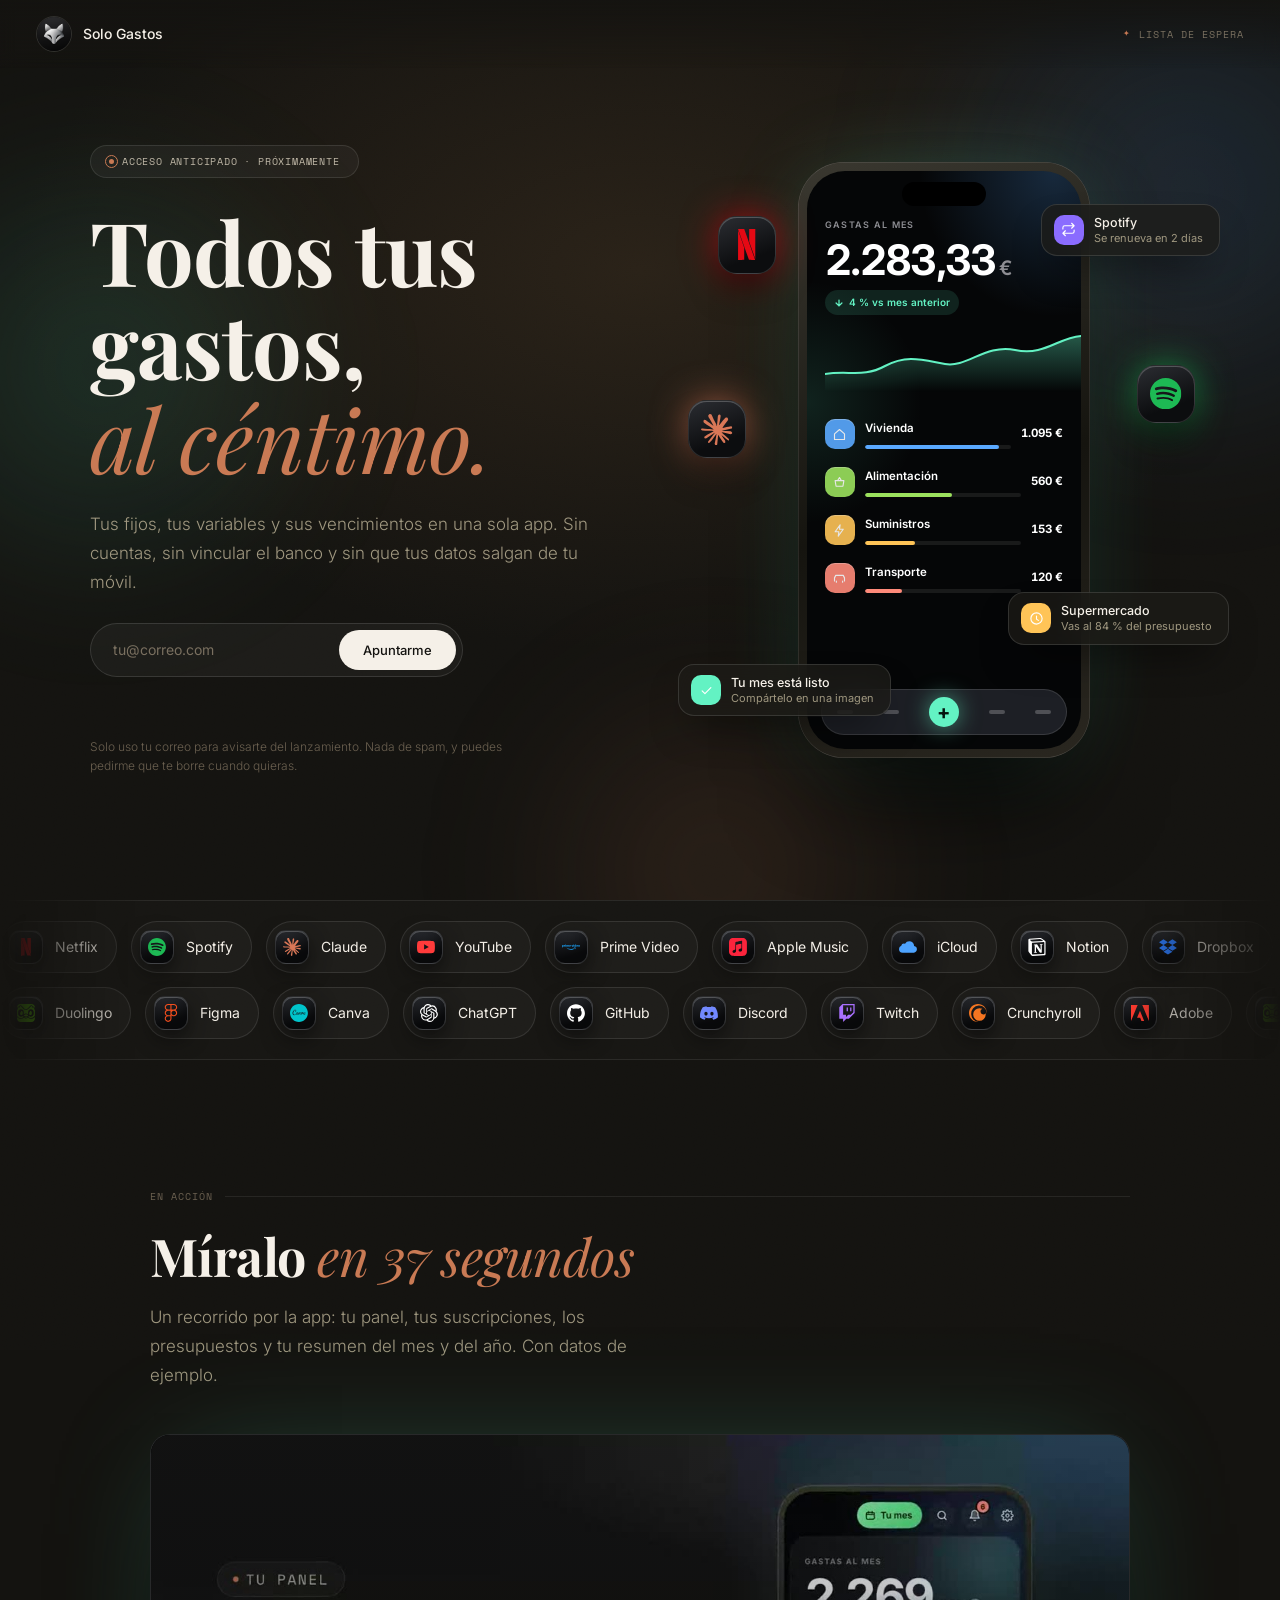
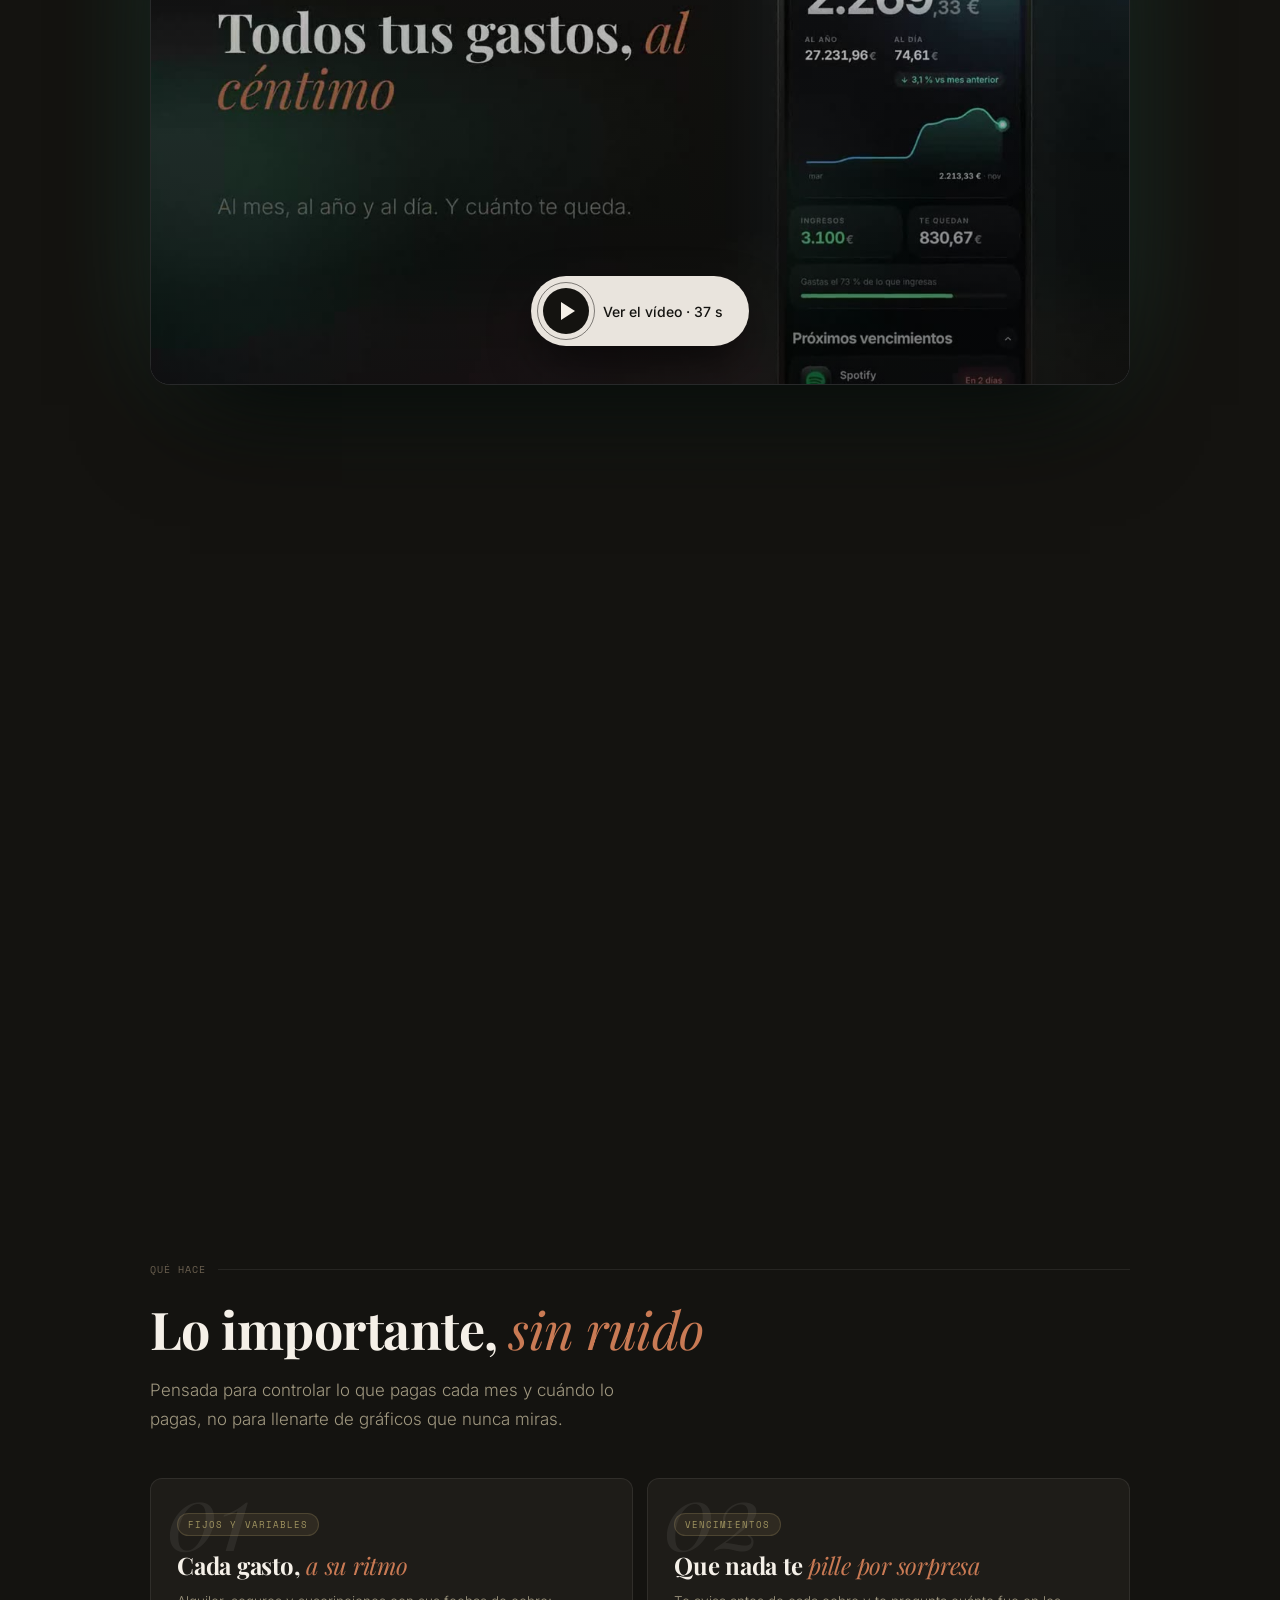
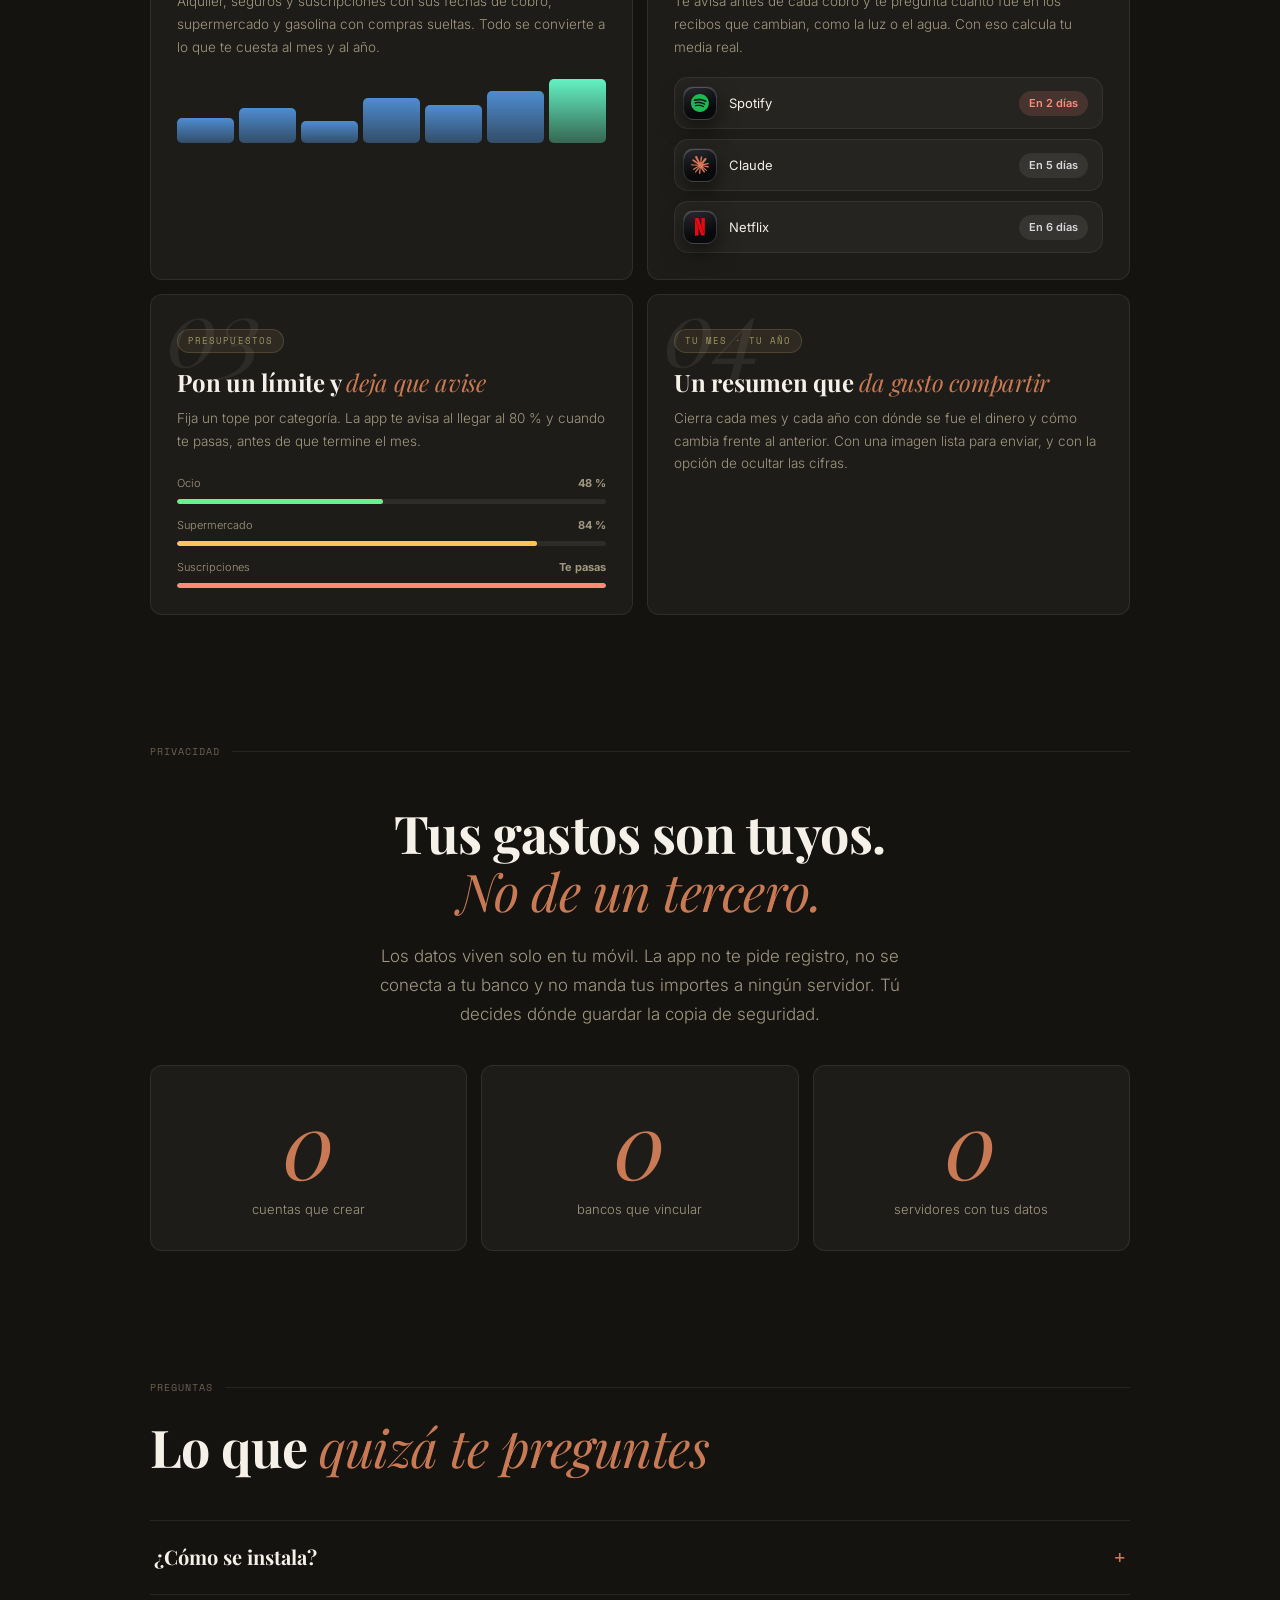
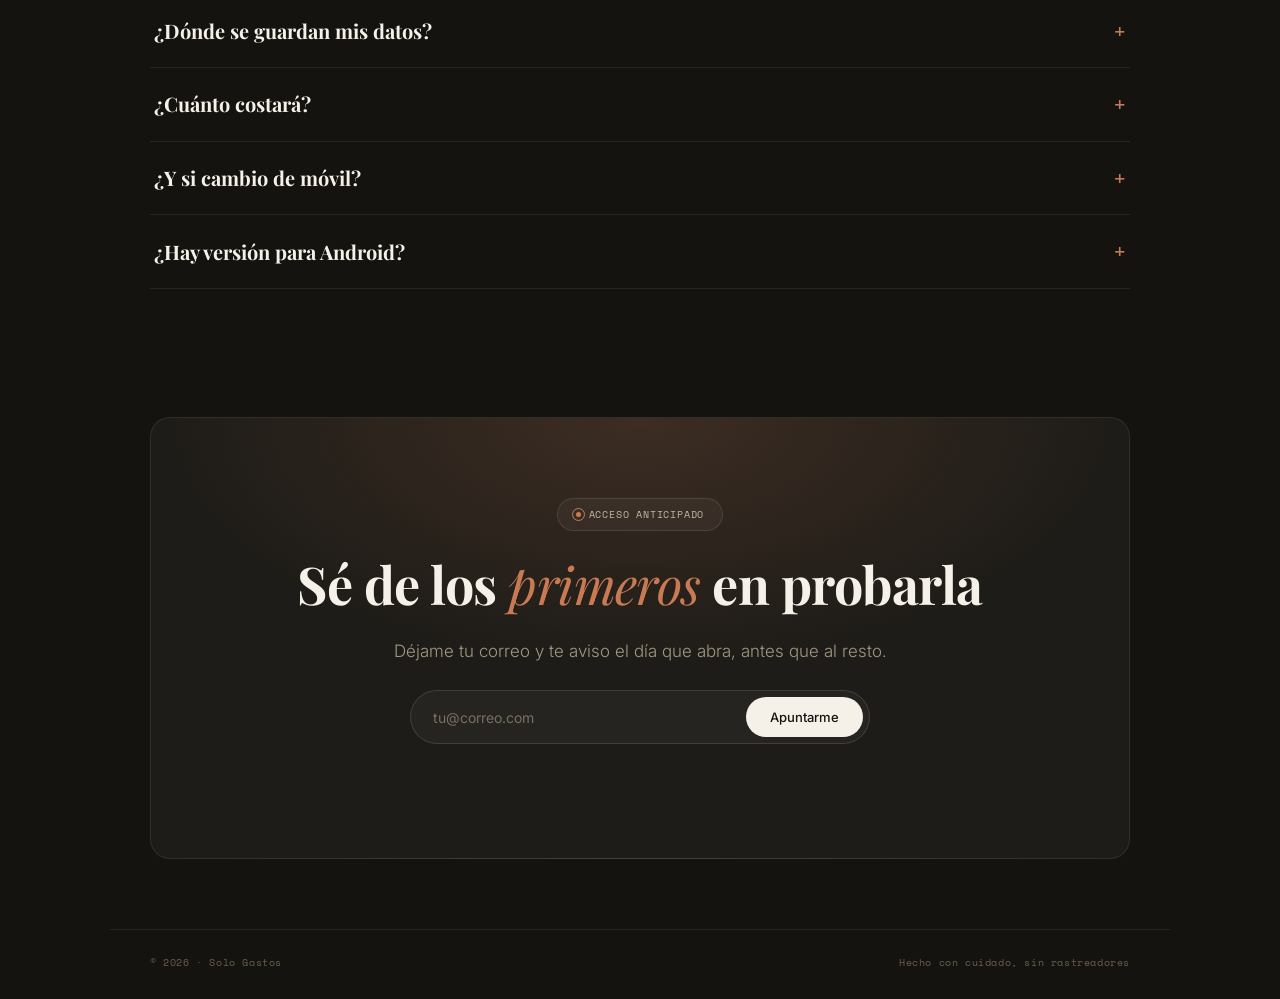
<file: espera/index.html>
<!DOCTYPE html>
<html lang="es">
<head>
<meta charset="UTF-8">
<meta name="viewport" content="width=device-width, initial-scale=1.0, viewport-fit=cover">
<title>Solo Gastos · Lista de espera</title>
<meta name="description" content="Todos tus gastos al céntimo, con sus vencimientos. Sin cuentas, sin banco, sin terceros: tus datos se quedan en tu móvil. Apúntate al acceso anticipado.">
<meta name="theme-color" content="#141310">
<meta property="og:title" content="Solo Gastos · Todos tus gastos, al céntimo">
<meta property="og:description" content="La app de gastos que no te pide cuentas ni banco. Apúntate a la lista de espera.">
<meta property="og:type" content="website">
<link rel="icon" type="image/png" href="../icon-192.png">
<link rel="apple-touch-icon" href="../icon-180.png">
<link rel="preconnect" href="https://fonts.googleapis.com">
<link rel="preconnect" href="https://fonts.gstatic.com" crossorigin>
<link href="https://fonts.googleapis.com/css2?family=Playfair+Display:ital,wght@0,700;1,400;1,700&family=Space+Mono:wght@400;700&family=Inter:wght@300;400;500&display=swap" rel="stylesheet">
<style>
:root{
  --bg:#141310;--surface:#1E1C18;--elevated:#2A2720;--border:rgba(255,255,255,.08);
  --text:#F5F0E8;--muted:#A09880;--hint:#6B6050;--accent:#C97A54;--accent-h:#D4926C;
  --mint:#63f2c3;--blue:#5aa9ff;
  --ease:cubic-bezier(.22,1,.36,1);
}
*{box-sizing:border-box;margin:0;padding:0}
html{scroll-behavior:smooth;-webkit-text-size-adjust:100%}
body{background:var(--bg);color:var(--text);font-family:'Inter',system-ui,sans-serif;font-weight:300;line-height:1.7;overflow-x:hidden;-webkit-font-smoothing:antialiased}
a{color:inherit}
::selection{background:var(--accent);color:var(--bg)}

/* ---------- fondo ---------- */
.bg{position:fixed;inset:0;z-index:0;pointer-events:none;overflow:hidden;
  background:radial-gradient(ellipse 70% 60% at 50% 30%,#2A2218 0%,transparent 70%),var(--bg)}
.orb{position:absolute;border-radius:50%;filter:blur(70px);opacity:.55;will-change:transform}
.o1{width:520px;height:520px;left:-160px;top:12vh;background:radial-gradient(closest-side,rgba(99,242,195,.28),transparent);animation:drift 22s ease-in-out infinite alternate}
.o2{width:620px;height:620px;right:-220px;top:-120px;background:radial-gradient(closest-side,rgba(90,169,255,.30),transparent);animation:drift 26s -8s ease-in-out infinite alternate-reverse}
.o3{width:460px;height:460px;left:38%;bottom:-200px;background:radial-gradient(closest-side,rgba(201,122,84,.30),transparent);animation:drift 30s -4s ease-in-out infinite alternate}
@keyframes drift{to{transform:translate3d(60px,-50px,0) scale(1.12)}}
.grain{position:fixed;inset:-50%;z-index:1;pointer-events:none;opacity:.05;mix-blend-mode:overlay;
  background-image:url("data:image/svg+xml,%3Csvg xmlns='http://www.w3.org/2000/svg' width='160' height='160'%3E%3Cfilter id='n'%3E%3CfeTurbulence type='fractalNoise' baseFrequency='.9' numOctaves='2' stitchTiles='stitch'/%3E%3C/filter%3E%3Crect width='100%25' height='100%25' filter='url(%23n)'/%3E%3C/svg%3E");animation:grain 1.2s steps(6) infinite}
@keyframes grain{0%{transform:translate(0,0)}20%{transform:translate(-3%,2%)}40%{transform:translate(2%,-3%)}60%{transform:translate(-2%,-1%)}80%{transform:translate(3%,3%)}100%{transform:translate(0,0)}}

/* ---------- nav ---------- */
nav.top{position:fixed;top:0;left:0;right:0;z-index:20;display:flex;align-items:center;justify-content:space-between;
  padding:calc(env(safe-area-inset-top) + 16px) clamp(18px,4vw,36px) 16px;
  background:linear-gradient(to bottom,rgba(20,19,16,.85),rgba(20,19,16,0));backdrop-filter:blur(8px);-webkit-backdrop-filter:blur(8px)}
.brand{display:flex;align-items:center;gap:11px;text-decoration:none}
.brand img{width:36px;height:36px;border-radius:50%;border:.5px solid rgba(255,255,255,.12);object-fit:cover}
.brand b{font-weight:500;font-size:14px}
.nav-link{font-family:'Space Mono',monospace;font-size:10px;letter-spacing:.1em;text-transform:uppercase;color:#7A7060;text-decoration:none;display:flex;gap:8px;align-items:center;transition:color .3s}
.nav-link::before{content:'✦';font-size:8px;color:var(--accent)}
.nav-link:hover{color:var(--text)}

/* ---------- piezas comunes ---------- */
.label{font-family:'Space Mono',monospace;font-size:10px;letter-spacing:.1em;text-transform:uppercase;color:var(--hint)}
.badge{display:inline-flex;align-items:center;gap:8px;font-family:'Space Mono',monospace;font-size:10px;letter-spacing:.08em;text-transform:uppercase;color:#C0B8A8;
  background:rgba(255,255,255,.04);border:.5px solid rgba(255,255,255,.10);border-radius:100px;padding:7px 18px}
.dot{width:5px;height:5px;border-radius:50%;background:var(--accent);position:relative}
.dot::after{content:'';position:absolute;inset:-4px;border-radius:50%;border:.5px solid var(--accent);animation:ping 2s ease-out infinite}
@keyframes ping{from{transform:scale(.4);opacity:1}to{transform:scale(1.8);opacity:0}}
h1,h2,h3{font-family:'Playfair Display',Georgia,serif;font-weight:700;letter-spacing:-.01em;line-height:1.06;color:var(--text)}
h1 em,h2 em,h3 em{font-style:italic;font-weight:400;color:var(--accent)}
.xl{font-size:clamp(44px,7vw,88px)}
.lg{font-size:clamp(30px,4.4vw,52px);line-height:1.12}
.lead{font-size:clamp(15px,1.5vw,17px);color:var(--muted);max-width:520px}
.btn-solid{font-family:'Inter',sans-serif;font-size:13px;font-weight:500;background:var(--text);color:var(--bg);border:none;border-radius:100px;padding:12px 24px;cursor:pointer;
  transition:transform .35s var(--ease),box-shadow .35s var(--ease),background .3s;white-space:nowrap}
.btn-solid:hover{transform:translateY(-2px);box-shadow:0 10px 30px -8px rgba(245,240,232,.45)}
.btn-solid:active{transform:scale(.97)}
.btn-solid[disabled]{opacity:.6;pointer-events:none}

/* formulario */
.wl{display:flex;align-items:center;gap:8px;background:rgba(255,255,255,.04);border:.5px solid rgba(255,255,255,.12);border-radius:100px;padding:6px 6px 6px 22px;width:min(100%,460px);
  transition:border-color .3s,box-shadow .3s,background .3s}
.wl:focus-within{border-color:rgba(201,122,84,.7);box-shadow:0 0 0 4px rgba(201,122,84,.12);background:rgba(255,255,255,.06)}
.wl input{flex:1;min-width:0;background:none;border:none;outline:none;color:var(--text);font:400 14px 'Inter',sans-serif}
.wl input::placeholder{color:#7A7060}
.wl .hp{position:absolute;left:-9999px;opacity:0;pointer-events:none}
.wl-msg{min-height:22px;margin-top:12px;font-size:13px;color:var(--muted)}
.wl-msg.ok{color:var(--mint)}
.wl-done{display:none;align-items:center;gap:12px;padding:14px 22px;border-radius:100px;border:.5px solid rgba(99,242,195,.35);background:rgba(99,242,195,.07);color:var(--mint);font-size:14px;font-weight:400}
.wl-done svg{width:22px;height:22px;stroke:var(--mint);stroke-width:2.2;fill:none;stroke-linecap:round;stroke-linejoin:round;stroke-dasharray:30;stroke-dashoffset:30}
.sent .wl,.sent .wl-msg{display:none}.sent .wl-done{display:inline-flex}.sent .wl-done svg{animation:draw .7s .1s var(--ease) forwards}
@keyframes draw{to{stroke-dashoffset:0}}

/* ---------- reveal ---------- */
.rv{opacity:0;transform:translateY(28px);filter:blur(6px);transition:opacity 1s var(--ease),transform 1s var(--ease),filter 1s var(--ease);transition-delay:calc(var(--d,0) * 90ms)}
.rv.in{opacity:1;transform:none;filter:none}
.w{display:inline-block;opacity:0;transform:translateY(.5em);filter:blur(10px);animation:wordin 1.1s var(--ease) forwards;animation-delay:calc(.25s + var(--i) * 90ms)}
@keyframes wordin{to{opacity:1;transform:none;filter:none}}

/* ---------- hero ---------- */
.hero{position:relative;z-index:2;min-height:100svh;display:grid;grid-template-columns:1.05fr .95fr;align-items:center;gap:clamp(24px,5vw,72px);
  max-width:1180px;margin:0 auto;padding:calc(env(safe-area-inset-top) + 110px) clamp(20px,4vw,40px) 90px}
.hero-l{display:flex;flex-direction:column;align-items:flex-start;gap:26px}
.hero-l small{font-size:12px;color:var(--hint);max-width:420px;line-height:1.6}
.stage{position:relative;display:grid;place-items:center;perspective:1200px;min-height:560px}

/* móvil de maqueta */
.phone{position:relative;width:292px;aspect-ratio:292/596;border-radius:46px;padding:9px;background:linear-gradient(160deg,#3a3830,#15140f 55%,#2a2720);
  box-shadow:0 60px 100px -30px rgba(0,0,0,.85),0 0 0 .5px rgba(255,255,255,.18) inset,0 0 90px -20px rgba(99,242,195,.28);
  transform-style:preserve-3d;transition:transform .25s ease-out;animation:float 7s ease-in-out infinite}
@keyframes float{50%{translate:0 -14px}}
.screen{position:relative;width:100%;height:100%;border-radius:38px;background:#050607;overflow:hidden;padding:46px 18px 18px;font-family:'Inter',sans-serif;font-weight:400;
  background-image:radial-gradient(70% 36% at 90% 0%,rgba(90,169,255,.22),transparent 70%),radial-gradient(60% 30% at 0% 40%,rgba(99,242,195,.12),transparent 70%)}
.isl{position:absolute;top:11px;left:50%;translate:-50% 0;width:84px;height:24px;border-radius:99px;background:#000}
.s-l{font-size:9px;letter-spacing:.14em;text-transform:uppercase;color:#8e8e93;font-weight:600}
.s-n{font-size:42px;font-weight:700;letter-spacing:-.04em;line-height:1.05;margin-top:6px;color:#fff;font-variant-numeric:tabular-nums}
.s-n i{font-style:normal;font-size:20px;color:#8e8e93;margin-left:3px;font-weight:600}
.s-pill{display:inline-flex;gap:5px;align-items:center;margin-top:8px;padding:4px 9px;border-radius:99px;font-size:10px;font-weight:600;background:rgba(99,242,195,.12);color:var(--mint)}
.s-spark{margin-top:14px;height:62px}
.s-spark path.l{fill:none;stroke:var(--mint);stroke-width:2;stroke-linecap:round;stroke-dasharray:420;stroke-dashoffset:420;animation:draw2 2.4s .9s var(--ease) forwards}
.s-spark path.a{fill:url(#sg);opacity:0;animation:fadein 1.2s 1.8s forwards}
@keyframes draw2{to{stroke-dashoffset:0}}@keyframes fadein{to{opacity:1}}
.s-row{display:flex;align-items:center;gap:10px;padding:9px 0}
.s-ico{width:30px;height:30px;border-radius:10px;flex:none;background:var(--c);opacity:.9;display:grid;place-items:center;box-shadow:inset 0 1px 0 rgba(255,255,255,.3)}
.s-ico svg{width:15px;height:15px;stroke:#fff;fill:none;stroke-width:1.8;stroke-linecap:round;stroke-linejoin:round}
.s-m{flex:1;min-width:0}.s-m b{display:block;font-size:11.5px;font-weight:600;color:#fff}
.s-bar{display:block;height:4px;border-radius:4px;background:rgba(255,255,255,.08);margin-top:6px;overflow:hidden}
.s-bar i{display:block;height:100%;width:0;background:var(--c);border-radius:4px;animation:grow 1.4s var(--ease) forwards;animation-delay:calc(1.4s + var(--i) * 140ms)}
@keyframes grow{to{width:var(--w)}}
.s-a{font-size:11.5px;font-weight:700;color:#fff;font-variant-numeric:tabular-nums}
.s-dock{position:absolute;left:14px;right:14px;bottom:14px;height:46px;border-radius:99px;background:rgba(40,43,50,.7);border:.5px solid rgba(255,255,255,.12);display:flex;align-items:center;justify-content:space-around}
.s-dock i{width:30px;height:30px;border-radius:50%;background:var(--mint);display:grid;place-items:center;color:#04130e;font-style:normal;font-weight:700;font-size:20px;line-height:1;box-shadow:0 0 22px rgba(99,242,195,.55);animation:glow 3s ease-in-out infinite}
.s-dock span{width:16px;height:4px;border-radius:4px;background:rgba(255,255,255,.22)}
@keyframes glow{50%{box-shadow:0 0 34px rgba(99,242,195,.85)}}
.chip{position:absolute;display:flex;align-items:center;gap:10px;padding:10px 16px 10px 12px;border-radius:16px;background:rgba(30,28,24,.72);border:.5px solid rgba(255,255,255,.12);
  backdrop-filter:blur(18px);-webkit-backdrop-filter:blur(18px);box-shadow:0 20px 40px -16px rgba(0,0,0,.7);font-size:12px;font-weight:400;white-space:nowrap;
  animation:float 6s ease-in-out infinite;animation-delay:var(--fd,0s);transition:transform .3s ease-out}
.chip b{font-weight:500;display:block;font-size:12.5px;line-height:1.3}.chip small{color:var(--muted);font-size:11px;display:block;line-height:1.3}
.chip .ci{width:30px;height:30px;border-radius:10px;display:grid;place-items:center;background:var(--c)}
.chip .ci svg{width:15px;height:15px;stroke:#fff;fill:none;stroke-width:1.8;stroke-linecap:round;stroke-linejoin:round}
.c1{right:-6%;top:7%;--fd:-1s}.c2{right:-8%;bottom:19%;--fd:-3s}.c3{left:-4%;bottom:7%;--fd:-5s}

/* ---------- marquee ---------- */
.mq{position:relative;z-index:2;border-block:.5px solid var(--border);overflow:hidden;padding:18px 0;background:rgba(255,255,255,.015);
  -webkit-mask-image:linear-gradient(90deg,transparent,#000 12%,#000 88%,transparent);mask-image:linear-gradient(90deg,transparent,#000 12%,#000 88%,transparent)}
.mq-t{display:flex;width:max-content;gap:44px;animation:mq 38s linear infinite}
.mq:hover .mq-t{animation-play-state:paused}
.mq span{font-family:'Space Mono',monospace;font-size:11px;letter-spacing:.14em;text-transform:uppercase;color:var(--hint);display:flex;gap:44px;align-items:center}
.mq span::after{content:'✦';color:var(--accent);font-size:9px}
@keyframes mq{to{transform:translateX(-50%)}}

/* ---------- secciones ---------- */
section.sec{position:relative;z-index:2;max-width:1060px;margin:0 auto;padding:clamp(70px,10vw,130px) clamp(20px,4vw,40px) 0}
.sec-label{display:flex;align-items:center;gap:12px;margin-bottom:22px;color:var(--hint)}
.sec-label::after{content:'';flex:1;height:.5px;background:var(--border)}
.sec-head{display:flex;flex-direction:column;gap:18px;margin-bottom:44px}
.grid{display:grid;grid-template-columns:repeat(2,1fr);gap:14px}
.card{position:relative;overflow:hidden;background:var(--surface);border:.5px solid var(--border);border-radius:12px;padding:30px 26px 26px;
  transition:transform .6s var(--ease),border-color .4s;--mx:50%;--my:0%}
.card::before{content:'';position:absolute;inset:0;background:radial-gradient(380px circle at var(--mx) var(--my),rgba(201,122,84,.16),transparent 60%);opacity:0;transition:opacity .4s;pointer-events:none}
.card:hover{transform:translateY(-4px);border-color:rgba(255,255,255,.16)}.card:hover::before{opacity:1}
.num{position:absolute;top:-12px;left:16px;font-family:'Playfair Display',serif;font-size:92px;font-style:italic;font-weight:400;color:var(--text);opacity:.07;line-height:1;user-select:none}
.tag{display:inline-block;font-family:'Space Mono',monospace;font-size:9px;letter-spacing:.12em;text-transform:uppercase;background:rgba(168,148,100,.12);color:#A09460;border:.5px solid rgba(168,148,100,.25);border-radius:100px;padding:3px 10px;margin-bottom:14px;position:relative}
.card h3{font-size:clamp(20px,2.4vw,24px);line-height:1.25;margin-bottom:10px;position:relative}
.card p{font-size:13.5px;color:var(--muted);position:relative}
.mini{margin-top:20px;position:relative;height:64px;display:flex;align-items:flex-end;gap:5px}
.mini i{flex:1;border-radius:5px;background:linear-gradient(to top,rgba(90,169,255,.35),rgba(90,169,255,.8));height:0;transition:height 1.2s var(--ease);transition-delay:calc(var(--i) * 60ms)}
.card.in .mini i{height:var(--h)}
.mini i.mx{background:linear-gradient(to top,rgba(99,242,195,.35),var(--mint))}
.meter{margin-top:22px;position:relative;display:flex;flex-direction:column;gap:12px}
.meter div{display:flex;flex-direction:column;gap:6px;font-size:11px;color:var(--muted)}
.meter div span{display:flex;justify-content:space-between}
.meter em{display:block;height:5px;border-radius:5px;background:rgba(255,255,255,.07);overflow:hidden}
.meter em::after{content:'';display:block;height:100%;width:0;border-radius:5px;background:var(--c);transition:width 1.4s var(--ease) .3s}
.card.in .meter em::after{width:var(--w)}
.pillrow{margin-top:20px;display:flex;gap:8px;flex-wrap:wrap;position:relative}
.pillrow span{font-size:11px;padding:6px 12px;border-radius:100px;border:.5px solid rgba(255,255,255,.12);color:var(--muted);background:rgba(255,255,255,.03)}
.pillrow span.on{color:var(--bg);background:var(--text);border-color:transparent}

/* privacidad */
.priv{text-align:center;display:flex;flex-direction:column;align-items:center;gap:22px}
.zeros{display:grid;grid-template-columns:repeat(3,1fr);gap:14px;width:100%;margin-top:14px}
.zero{padding:30px 16px;border:.5px solid var(--border);border-radius:12px;background:var(--surface)}
.zero b{display:block;font-family:'Playfair Display',serif;font-size:clamp(54px,8vw,92px);font-weight:400;font-style:italic;line-height:1;color:var(--accent)}
.zero span{display:block;margin-top:10px;font-size:13px;color:var(--muted)}

/* faq */
.faq{display:flex;flex-direction:column}
details{border-top:.5px solid var(--border);padding:22px 4px}details:last-child{border-bottom:.5px solid var(--border)}
summary{cursor:pointer;list-style:none;display:flex;justify-content:space-between;gap:20px;align-items:center;font-family:'Playfair Display',serif;font-weight:700;font-size:clamp(17px,2vw,20px);line-height:1.3}
summary::-webkit-details-marker{display:none}
summary::after{content:'+';font-family:'Space Mono',monospace;font-weight:400;color:var(--accent);font-size:22px;transition:transform .4s var(--ease);flex:none}
details[open] summary::after{transform:rotate(45deg)}
details p{margin-top:12px;font-size:14px;color:var(--muted);max-width:640px}

/* final */
.final{text-align:center;display:flex;flex-direction:column;align-items:center;gap:26px;padding-bottom:40px}
.final .panel{width:100%;padding:clamp(40px,7vw,80px) 24px;border-radius:20px;border:.5px solid var(--border);background:
  radial-gradient(ellipse 70% 80% at 50% 0%,rgba(201,122,84,.18),transparent 70%),var(--surface);display:flex;flex-direction:column;align-items:center;gap:24px}
footer{position:relative;z-index:2;max-width:1060px;margin:70px auto 0;display:flex;justify-content:space-between;gap:14px;flex-wrap:wrap;
  padding:24px clamp(20px,4vw,40px) calc(env(safe-area-inset-bottom) + 28px);font-family:'Space Mono',monospace;font-size:10px;letter-spacing:.06em;color:var(--hint);border-top:.5px solid var(--border)}


/* logos de suscripciones */
.tile{flex:none;position:relative;display:grid;place-items:center;width:46px;height:46px;border-radius:15px;border:.5px solid rgba(255,255,255,.13);
  background:linear-gradient(160deg,#2b2d32,#0c0d0f 70%);box-shadow:inset 0 1px 0 rgba(255,255,255,.22),inset 0 -10px 16px rgba(0,0,0,.35),0 8px 20px rgba(0,0,0,.5)}
.tile svg{width:56%;height:56%;fill:var(--lc,#fff)}
.tile.sm{width:34px;height:34px;border-radius:11px}
.tile.lg{width:58px;height:58px;border-radius:19px}
.ftile{position:absolute;animation:float 6s ease-in-out infinite;animation-delay:var(--fd,0s);transition:transform .3s ease-out;z-index:3}
.ftile .tile{box-shadow:inset 0 1px 0 rgba(255,255,255,.22),0 20px 36px -10px rgba(0,0,0,.8),0 0 40px -6px var(--lc)}
.t1{left:4%;top:9%;--fd:-2s}.t2{left:-2%;top:40%;--fd:-4s}.t3{right:-1%;top:34%;--fd:-1s}
.s-row .tile{width:30px;height:30px;border-radius:10px;box-shadow:inset 0 1px 0 rgba(255,255,255,.22)}
.mq2{position:relative;z-index:2;border-block:.5px solid var(--border);overflow:hidden;padding:20px 0;background:rgba(255,255,255,.015);
  -webkit-mask-image:linear-gradient(90deg,transparent,#000 12%,#000 88%,transparent);mask-image:linear-gradient(90deg,transparent,#000 12%,#000 88%,transparent)}
.mq2 .mq-t{gap:14px;animation-duration:46s}
.mq2 .mq-t.rev{animation-direction:reverse;margin-top:14px;animation-duration:54s}
.pill2{display:flex;align-items:center;gap:12px;padding:8px 18px 8px 8px;border-radius:100px;border:.5px solid rgba(255,255,255,.1);background:rgba(255,255,255,.03);white-space:nowrap;font-size:14px;font-weight:400;color:var(--text)}
.pill2 small{color:var(--hint);font-family:'Space Mono',monospace;font-size:10px;letter-spacing:.08em;text-transform:uppercase}
/* sección suscripciones */
.subs{display:grid;grid-template-columns:1fr 1fr;gap:clamp(24px,5vw,70px);align-items:center}
.subs-t{display:flex;flex-direction:column;gap:20px;align-items:flex-start}
.facts{display:flex;gap:12px;flex-wrap:wrap;margin-top:6px}
.fact{padding:14px 18px;border-radius:12px;border:.5px solid var(--border);background:var(--surface)}
.fact b{display:block;font-family:'Playfair Display',serif;font-size:26px;font-weight:700;line-height:1.1}
.fact span{font-size:12px;color:var(--muted)}
.stage2{position:relative;display:grid;place-items:center;min-height:620px;perspective:1200px}
.phone.p2{animation-delay:-3s}
.s2-top{display:flex;justify-content:space-between;align-items:flex-start}
.s2-badge{margin-top:8px;display:inline-flex;gap:6px;align-items:center;padding:4px 9px;border-radius:99px;font-size:10px;font-weight:600;background:rgba(255,196,87,.14);color:#ffc457}
.s2-list{margin-top:12px}
.s2-list .s-row{padding:7px 0;border-bottom:.5px solid rgba(255,255,255,.06)}
.s2-list .s-row:last-child{border-bottom:none}
.s2-list .s-row small{display:block;font-size:9.5px;color:#8e8e93;font-weight:400;margin-top:1px}
.when{font-size:9.5px;font-weight:600;padding:3px 8px;border-radius:99px;background:rgba(255,255,255,.08);color:#d8d8dc;margin-left:6px;white-space:nowrap}
.when.now{background:rgba(255,138,122,.16);color:#ff8a7a}.when.soon{background:rgba(255,196,87,.15);color:#ffc457}
.mrows{margin-top:18px;display:flex;flex-direction:column;gap:10px;position:relative}
.mrow{display:flex;align-items:center;gap:12px;padding:8px 14px 8px 8px;border-radius:14px;background:rgba(255,255,255,.035);border:.5px solid rgba(255,255,255,.07);font-size:13px;font-weight:400;color:var(--text)}
.mrow span:nth-child(2){flex:1}
.mrow em{font-style:normal;font-size:11px;font-weight:600;padding:3px 10px;border-radius:99px;background:rgba(255,255,255,.08);color:#d8d8dc}
.mrow em.now{background:rgba(255,138,122,.16);color:#ff8a7a}


/* vídeo */
.vsec{max-width:1060px}
.vwrap{position:relative;border-radius:20px;overflow:hidden;border:.5px solid rgba(255,255,255,.14);background:#050607;aspect-ratio:16/9;
  box-shadow:0 60px 100px -40px rgba(0,0,0,.9),0 0 120px -30px rgba(99,242,195,.25)}
.vwrap video{display:block;width:100%;height:100%;object-fit:cover;background:#050607}
.vplay{position:absolute;inset:0;display:grid;place-items:end center;padding-bottom:clamp(14px,4vw,38px);background:linear-gradient(to top,rgba(5,6,7,.55),rgba(5,6,7,.1));cursor:pointer;border:none;color:var(--text);transition:opacity .5s var(--ease)}
.vplay span{display:flex;align-items:center;gap:14px;padding:12px 26px 12px 12px;border-radius:100px;background:rgba(245,240,232,.95);color:var(--bg);font:500 14px 'Inter',sans-serif;box-shadow:0 20px 50px -10px rgba(0,0,0,.7);transition:transform .4s var(--ease)}
.vplay:hover span{transform:scale(1.05)}
.vplay i{display:grid;place-items:center;width:46px;height:46px;border-radius:50%;background:var(--bg);position:relative}
.vplay i::before{content:'';border-left:14px solid var(--text);border-block:9px solid transparent;margin-left:4px}
.vplay i::after{content:'';position:absolute;inset:-6px;border-radius:50%;border:.5px solid rgba(20,19,16,.5);animation:ping 2.2s ease-out infinite}
.vwrap.playing .vplay{opacity:0;pointer-events:none}

/* ---------- responsive ---------- */
@media (max-width:900px){
  .c1{right:0}.c2{right:0}.c3{left:0}
  .hero{grid-template-columns:1fr;text-align:center;padding-top:calc(env(safe-area-inset-top) + 96px)}
  .hero-l{align-items:center}.hero-l small{text-align:center}
  .stage{min-height:600px}
  .grid{grid-template-columns:1fr}
  .subs{grid-template-columns:1fr}.subs-t{align-items:center;text-align:center}.facts{justify-content:center}
  .t1{left:2%}.t2{left:-1%}.t3{right:0}
}
@media (max-width:480px){
  .vplay span{font-size:12px;padding:7px 16px 7px 7px;gap:10px}.vplay i{width:32px;height:32px}.vplay i::before{border-left-width:10px;border-block-width:6px;margin-left:3px}
  .zeros{grid-template-columns:1fr}
  .wl{padding-left:16px}.btn-solid{padding:12px 18px}
  .chip{transform:scale(.88)}.t2{display:none}
  .nav-link{display:none}
}
@media (prefers-reduced-motion:reduce){
  *,*::before,*::after{animation-duration:.01ms!important;animation-iteration-count:1!important;transition-duration:.01ms!important;transition-delay:0s!important}
  .rv,.w{opacity:1;transform:none;filter:none}
  .s-spark path.l{stroke-dashoffset:0}.s-bar i{width:var(--w)}
}
</style>
</head>
<body>
<svg width="0" height="0" style="position:absolute" aria-hidden="true"><defs><symbol id="i-netflix" viewBox="0 0 24 24"><path d="M5.398 0v.006c3.028 8.556 5.37 15.175 8.348 23.596 2.344.058 4.85.398 4.854.398-2.8-7.924-5.923-16.747-8.487-24zm8.489 0v9.63L18.6 22.951c-.043-7.86-.004-15.913.002-22.95zM5.398 1.05V24c1.873-.225 2.81-.312 4.715-.398v-9.22z"/></symbol><symbol id="i-spotify" viewBox="0 0 24 24"><path d="M12 0C5.4 0 0 5.4 0 12s5.4 12 12 12 12-5.4 12-12S18.66 0 12 0zm5.521 17.34c-.24.359-.66.48-1.021.24-2.82-1.74-6.36-2.101-10.561-1.141-.418.122-.779-.179-.899-.539-.12-.421.18-.78.54-.9 4.56-1.021 8.52-.6 11.64 1.32.42.18.479.659.301 1.02zm1.44-3.3c-.301.42-.841.6-1.262.3-3.239-1.98-8.159-2.58-11.939-1.38-.479.12-1.02-.12-1.14-.6-.12-.48.12-1.021.6-1.141C9.6 9.9 15 10.561 18.72 12.84c.361.181.54.78.241 1.2zm.12-3.36C15.24 8.4 8.82 8.16 5.16 9.301c-.6.179-1.2-.181-1.38-.721-.18-.601.18-1.2.72-1.381 4.26-1.26 11.28-1.02 15.721 1.621.539.3.719 1.02.419 1.56-.299.421-1.02.599-1.559.3z"/></symbol><symbol id="i-claude" viewBox="0 0 24 24"><path d="m4.7144 15.9555 4.7174-2.6471.079-.2307-.079-.1275h-.2307l-.7893-.0486-2.6956-.0729-2.3375-.0971-2.2646-.1214-.5707-.1215-.5343-.7042.0546-.3522.4797-.3218.686.0608 1.5179.1032 2.2767.1578 1.6514.0972 2.4468.255h.3886l.0546-.1579-.1336-.0971-.1032-.0972L6.973 9.8356l-2.55-1.6879-1.3356-.9714-.7225-.4918-.3643-.4614-.1578-1.0078.6557-.7225.8803.0607.2246.0607.8925.686 1.9064 1.4754 2.4893 1.8336.3643.3035.1457-.1032.0182-.0728-.164-.2733-1.3539-2.4467-1.445-2.4893-.6435-1.032-.17-.6194c-.0607-.255-.1032-.4674-.1032-.7285L6.287.1335 6.6997 0l.9957.1336.419.3642.6192 1.4147 1.0018 2.2282 1.5543 3.0296.4553.8985.2429.8318.091.255h.1579v-.1457l.1275-1.706.2368-2.0947.2307-2.6957.0789-.7589.3764-.9107.7468-.4918.5828.2793.4797.686-.0668.4433-.2853 1.8517-.5586 2.9021-.3643 1.9429h.2125l.2429-.2429.9835-1.3053 1.6514-2.0643.7286-.8196.85-.9046.5464-.4311h1.0321l.759 1.1293-.34 1.1657-1.0625 1.3478-.8804 1.1414-1.2628 1.7-.7893 1.36.0729.1093.1882-.0183 2.8535-.607 1.5421-.2794 1.8396-.3157.8318.3886.091.3946-.3278.8075-1.967.4857-2.3072.4614-3.4364.8136-.0425.0304.0486.0607 1.5482.1457.6618.0364h1.621l3.0175.2247.7892.522.4736.6376-.079.4857-1.2142.6193-1.6393-.3886-3.825-.9107-1.3113-.3279h-.1822v.1093l1.0929 1.0686 2.0035 1.8092 2.5075 2.3314.1275.5768-.3218.4554-.34-.0486-2.2039-1.6575-.85-.7468-1.9246-1.621h-.1275v.17l.4432.6496 2.3436 3.5214.1214 1.0807-.17.3521-.6071.2125-.6679-.1214-1.3721-1.9246L14.38 17.959l-1.1414-1.9428-.1397.079-.674 7.2552-.3156.3703-.7286.2793-.6071-.4614-.3218-.7468.3218-1.4753.3886-1.9246.3157-1.53.2853-1.9004.17-.6314-.0121-.0425-.1397.0182-1.4328 1.9672-2.1796 2.9446-1.7243 1.8456-.4128.164-.7164-.3704.0667-.6618.4008-.5889 2.386-3.0357 1.4389-1.882.929-1.0868-.0062-.1579h-.0546l-6.3385 4.1164-1.1293.1457-.4857-.4554.0608-.7467.2307-.2429 1.9064-1.3114Z"/></symbol><symbol id="i-youtube" viewBox="0 0 24 24"><path d="M23.498 6.186a3.016 3.016 0 0 0-2.122-2.136C19.505 3.545 12 3.545 12 3.545s-7.505 0-9.377.505A3.017 3.017 0 0 0 .502 6.186C0 8.07 0 12 0 12s0 3.93.502 5.814a3.016 3.016 0 0 0 2.122 2.136c1.871.505 9.376.505 9.376.505s7.505 0 9.377-.505a3.015 3.015 0 0 0 2.122-2.136C24 15.93 24 12 24 12s0-3.93-.502-5.814zM9.545 15.568V8.432L15.818 12l-6.273 3.568z"/></symbol><symbol id="i-primevideo" viewBox="0 0 24 24"><path d="M0 9.508c0-.043.01-.073.028-.09.018-.017.047-.025.086-.025h.329c.07 0 .112.034.127.101l.032.119c.091-.088.202-.159.33-.21a1.04 1.04 0 0 1 .396-.079c.294 0 .528.109.7.326.171.217.257.51.257.88 0 .254-.042.475-.127.665-.086.19-.201.335-.347.437a.85.85 0 0 1-.502.154c-.125 0-.243-.02-.355-.06a.857.857 0 0 1-.288-.164v1.003c0 .043-.008.073-.025.09-.017.016-.046.025-.09.025H.115c-.04 0-.068-.009-.086-.025-.019-.017-.028-.047-.028-.09zm1.113.32a.868.868 0 0 0-.447.124v1.206a.834.834 0 0 0 .447.124c.17 0 .296-.058.376-.174.081-.117.121-.3.121-.55 0-.254-.04-.439-.118-.555-.08-.116-.206-.174-.379-.174zm2.248-.087c.121-.134.236-.23.344-.286a.733.733 0 0 1 .345-.085h.063c.043 0 .073.009.092.025.018.017.027.047.027.09v.385c0 .04-.008.068-.025.087-.017.018-.046.027-.089.027a.923.923 0 0 1-.082-.004 1.369 1.369 0 0 0-.383.025c-.1.02-.186.045-.256.076v1.54c0 .04-.008.069-.025.087-.016.018-.046.028-.089.028h-.437c-.04 0-.069-.01-.087-.028-.018-.018-.028-.047-.028-.087V9.508c0-.043.01-.073.028-.09.018-.017.047-.025.087-.025h.328c.07 0 .112.034.128.1zm1.526-.71a.396.396 0 0 1-.278-.096.338.338 0 0 1-.105-.262c0-.11.035-.197.105-.26a.395.395 0 0 1 .278-.097c.116 0 .208.032.278.096.07.064.105.151.105.261a.34.34 0 0 1-.105.262.396.396 0 0 1-.278.096zm-.333.477c0-.043.01-.073.027-.09.019-.017.048-.025.087-.025h.438c.043 0 .072.008.089.025s.025.047.025.09v2.113c0 .04-.008.069-.025.087-.017.018-.046.028-.09.028h-.437c-.04 0-.068-.01-.087-.028-.018-.018-.027-.047-.027-.087zm1.837.11c.161-.107.306-.183.435-.227.13-.045.263-.067.4-.067.273 0 .466.098.579.294.155-.104.3-.18.438-.225.137-.046.278-.069.424-.069.213 0 .377.06.495.179.117.12.175.286.175.5v1.618c0 .04-.008.069-.025.087-.017.019-.046.027-.089.027h-.438c-.04 0-.068-.008-.086-.027-.018-.018-.028-.047-.028-.087V10.15c0-.208-.092-.312-.278-.312-.164 0-.33.04-.497.119v1.664c0 .04-.008.069-.025.087-.017.019-.046.027-.09.027h-.437c-.04 0-.068-.008-.086-.027-.019-.018-.028-.047-.028-.087V10.15c0-.208-.093-.312-.278-.312-.17 0-.337.04-.502.123v1.66c0 .04-.008.069-.025.087-.017.019-.046.027-.089.027h-.438c-.039 0-.068-.008-.086-.027-.018-.018-.027-.047-.027-.087V9.508c0-.043.009-.073.027-.09.018-.017.047-.025.086-.025h.329c.07 0 .112.034.128.101zm4.387 1.16a1.81 1.81 0 0 1-.451-.05c.018.204.08.35.185.44.105.088.263.132.476.132.085 0 .168-.005.249-.016a3.08 3.08 0 0 0 .362-.078.143.143 0 0 1 .023-.002c.052 0 .078.035.078.105v.211c0 .049-.007.083-.02.103a.169.169 0 0 1-.08.053 1.953 1.953 0 0 1-.708.128c-.377 0-.666-.103-.868-.312-.203-.207-.304-.505-.304-.893 0-.398.104-.71.31-.935.207-.227.494-.34.862-.34.283 0 .504.069.664.206a.69.69 0 0 1 .24.55c0 .23-.087.403-.258.52-.172.119-.425.177-.76.177zm.064-.99c-.292 0-.46.18-.506.54.122.025.257.037.406.037.155 0 .267-.024.337-.071.07-.047.105-.12.105-.218 0-.193-.114-.289-.342-.289zm2.948 1.946a.21.21 0 0 1-.075-.011.119.119 0 0 1-.05-.037.274.274 0 0 1-.038-.071l-.777-2.04a1.863 1.863 0 0 1-.023-.063.162.162 0 0 1-.009-.05c0-.047.03-.07.091-.07h.454c.049 0 .084.01.107.028.023.018.04.049.052.092l.468 1.622.477-1.622a.175.175 0 0 1 .052-.092c.023-.018.058-.027.107-.027h.44c.061 0 .091.022.091.068a.16.16 0 0 1-.009.05l-.022.065-.777 2.039a.274.274 0 0 1-.039.07.122.122 0 0 1-.047.038.207.207 0 0 1-.078.01zm2.02-2.703a.393.393 0 0 1-.277-.097.338.338 0 0 1-.105-.26c0-.11.035-.198.105-.262a.393.393 0 0 1 .277-.096c.115 0 .207.032.277.096.07.064.104.151.104.261 0 .11-.034.197-.104.261a.393.393 0 0 1-.277.097zm-.218 2.703c-.04 0-.068-.01-.086-.028-.019-.018-.028-.047-.028-.087V9.507c0-.043.01-.072.028-.09.018-.016.047-.024.086-.024h.436c.042 0 .072.008.089.025.016.017.024.046.024.09v2.111c0 .04-.008.07-.024.087-.017.019-.047.028-.09.028zm1.948.05a.869.869 0 0 1-.513-.153.97.97 0 0 1-.334-.426 1.6 1.6 0 0 1-.116-.63c0-.38.09-.682.268-.91a.856.856 0 0 1 .709-.341.98.98 0 0 1 .622.206V8.458c0-.043.01-.073.027-.09.018-.016.047-.025.087-.025h.436c.042 0 .071.009.088.025.017.017.025.047.025.09v3.161c0 .04-.008.07-.025.087-.017.019-.046.028-.088.028h-.364a.135.135 0 0 1-.084-.023.137.137 0 0 1-.043-.078l-.027-.105a.958.958 0 0 1-.668.256zm.218-.504a.762.762 0 0 0 .418-.128v-1.21a.872.872 0 0 0-.45-.114c-.16 0-.28.06-.358.18-.08.121-.118.304-.118.548 0 .245.041.426.124.546.084.119.212.178.384.178zm2.588-.51c-.169 0-.315-.016-.44-.05.018.201.078.345.18.432.103.087.257.13.465.13.083 0 .164-.005.242-.016a2.997 2.997 0 0 0 .354-.076.135.135 0 0 1 .022-.002c.05 0 .075.035.075.103v.207c0 .048-.007.082-.02.101a.165.165 0 0 1-.077.052 1.895 1.895 0 0 1-.69.126c-.367 0-.65-.102-.846-.306-.197-.204-.296-.496-.296-.876 0-.39.1-.695.302-.917.202-.222.482-.333.84-.333.276 0 .492.068.647.203a.678.678 0 0 1 .234.539c0 .225-.084.395-.251.51-.168.115-.415.173-.74.173zm.063-.97c-.285 0-.45.176-.494.53.119.024.25.036.396.036.15 0 .26-.024.329-.07.068-.046.102-.117.102-.213 0-.19-.111-.284-.333-.284zm2.442 2.003c-.36 0-.642-.11-.845-.328-.203-.218-.304-.523-.304-.914 0-.388.101-.691.304-.91.203-.218.485-.327.845-.327s.642.109.845.327c.203.219.304.522.304.91 0 .39-.101.696-.304.914-.203.218-.485.328-.845.328zm0-.514c.318 0 .477-.242.477-.728 0-.483-.16-.724-.477-.724-.318 0-.477.241-.477.724 0 .486.16.728.477.728zm-6.844 1.886c.405-.306.944-.408 1.39-.408.418 0 .756.09.828.185.15.2-.039 1.584-.775 2.244-.112.102-.22.047-.17-.087.166-.442.536-1.436.36-1.677-.175-.242-1.158-.115-1.6-.058-.068.008-.107-.02-.112-.061v-.023c.004-.036.03-.078.079-.115zm-10.184-.172a.105.105 0 0 1 .106-.091c.027 0 .057.009.089.028a11.778 11.778 0 0 0 6.194 1.772c1.52 0 3.19-.34 4.726-1.043.232-.105.426.164.2.346-1.371 1.09-3.359 1.67-5.07 1.67-2.397 0-4.557-.956-6.191-2.547a.173.173 0 0 1-.054-.097Z"/></symbol><symbol id="i-applemusic" viewBox="0 0 24 24"><path d="M23.994 6.124a9.23 9.23 0 00-.24-2.19c-.317-1.31-1.062-2.31-2.18-3.043a5.022 5.022 0 00-1.877-.726 10.496 10.496 0 00-1.564-.15c-.04-.003-.083-.01-.124-.013H5.986c-.152.01-.303.017-.455.026-.747.043-1.49.123-2.193.4-1.336.53-2.3 1.452-2.865 2.78-.192.448-.292.925-.363 1.408-.056.392-.088.785-.1 1.18 0 .032-.007.062-.01.093v12.223c.01.14.017.283.027.424.05.815.154 1.624.497 2.373.65 1.42 1.738 2.353 3.234 2.801.42.127.856.187 1.293.228.555.053 1.11.06 1.667.06h11.03a12.5 12.5 0 001.57-.1c.822-.106 1.596-.35 2.295-.81a5.046 5.046 0 001.88-2.207c.186-.42.293-.87.37-1.324.113-.675.138-1.358.137-2.04-.002-3.8 0-7.595-.003-11.393zm-6.423 3.99v5.712c0 .417-.058.827-.244 1.206-.29.59-.76.962-1.388 1.14-.35.1-.706.157-1.07.173-.95.045-1.773-.6-1.943-1.536a1.88 1.88 0 011.038-2.022c.323-.16.67-.25 1.018-.324.378-.082.758-.153 1.134-.24.274-.063.457-.23.51-.516a.904.904 0 00.02-.193c0-1.815 0-3.63-.002-5.443a.725.725 0 00-.026-.185c-.04-.15-.15-.243-.304-.234-.16.01-.318.035-.475.066-.76.15-1.52.303-2.28.456l-2.325.47-1.374.278c-.016.003-.032.01-.048.013-.277.077-.377.203-.39.49-.002.042 0 .086 0 .13-.002 2.602 0 5.204-.003 7.805 0 .42-.047.836-.215 1.227-.278.64-.77 1.04-1.434 1.233-.35.1-.71.16-1.075.172-.96.036-1.755-.6-1.92-1.544-.14-.812.23-1.685 1.154-2.075.357-.15.73-.232 1.108-.31.287-.06.575-.116.86-.177.383-.083.583-.323.6-.714v-.15c0-2.96 0-5.922.002-8.882 0-.123.013-.25.042-.37.07-.285.273-.448.546-.518.255-.066.515-.112.774-.165.733-.15 1.466-.296 2.2-.444l2.27-.46c.67-.134 1.34-.27 2.01-.403.22-.043.442-.088.663-.106.31-.025.523.17.554.482.008.073.012.148.012.223.002 1.91.002 3.822 0 5.732z"/></symbol><symbol id="i-icloud" viewBox="0 0 24 24"><path d="M13.762 4.29a6.51 6.51 0 0 0-5.669 3.332 3.571 3.571 0 0 0-1.558-.36 3.571 3.571 0 0 0-3.516 3A4.918 4.918 0 0 0 0 14.796a4.918 4.918 0 0 0 4.92 4.914 4.93 4.93 0 0 0 .617-.045h14.42c2.305-.272 4.041-2.258 4.043-4.589v-.009a4.594 4.594 0 0 0-3.727-4.508 6.51 6.51 0 0 0-6.511-6.27z"/></symbol><symbol id="i-notion" viewBox="0 0 24 24"><path d="M4.459 4.208c.746.606 1.026.56 2.428.466l13.215-.793c.28 0 .047-.28-.046-.326L17.86 1.968c-.42-.326-.981-.7-2.055-.607L3.01 2.295c-.466.046-.56.28-.374.466zm.793 3.08v13.904c0 .747.373 1.027 1.214.98l14.523-.84c.841-.046.935-.56.935-1.167V6.354c0-.606-.233-.933-.748-.887l-15.177.887c-.56.047-.747.327-.747.933zm14.337.745c.093.42 0 .84-.42.888l-.7.14v10.264c-.608.327-1.168.514-1.635.514-.748 0-.935-.234-1.495-.933l-4.577-7.186v6.952L12.21 19s0 .84-1.168.84l-3.222.186c-.093-.186 0-.653.327-.746l.84-.233V9.854L7.822 9.76c-.094-.42.14-1.026.793-1.073l3.456-.233 4.764 7.279v-6.44l-1.215-.139c-.093-.514.28-.887.747-.933zM1.936 1.035l13.31-.98c1.634-.14 2.055-.047 3.082.7l4.249 2.986c.7.513.934.653.934 1.213v16.378c0 1.026-.373 1.634-1.68 1.726l-15.458.934c-.98.047-1.448-.093-1.962-.747l-3.129-4.06c-.56-.747-.793-1.306-.793-1.96V2.667c0-.839.374-1.54 1.447-1.632z"/></symbol><symbol id="i-dropbox" viewBox="0 0 24 24"><path d="M6 1.807L0 5.629l6 3.822 6.001-3.822L6 1.807zM18 1.807l-6 3.822 6 3.822 6-3.822-6-3.822zM0 13.274l6 3.822 6.001-3.822L6 9.452l-6 3.822zM18 9.452l-6 3.822 6 3.822 6-3.822-6-3.822zM6 18.371l6.001 3.822 6-3.822-6-3.822L6 18.371z"/></symbol><symbol id="i-duolingo" viewBox="0 0 24 24"><path d="M14.484 18.213c1.142 1.033 2.657 1.662 4.316 1.662l.294-.001c1.985-.038 3.749-.976 4.905-2.422v1.98c0 2.522-2.043 4.568-4.567 4.568H4.569C2.045 23.998.002 21.954.002 19.43v-1.92c1.181 1.443 2.976 2.365 4.985 2.365l.35-.001c1.61-.027 3.076-.646 4.191-1.648.555.764 1.456 1.26 2.473 1.26 1.023 0 1.928-.502 2.483-1.273zm-5.349-.996c-.989 1.022-2.375 1.658-3.909 1.658h-.239c-2.229 0-4.146-1.343-4.987-3.262v-7.16c.281-.64.68-1.216 1.169-1.699-.035-.731.132-1.469.511-2.128.256-.44.867-.504 1.21-.124l.766.851c.007-.003.014-.003.021-.005-.098-.78.037-1.587.419-2.308.24-.45.757-.53 1.114-.164 0 0 3.939 3.979 4.035 4.084 1.542 1.348 4.066 1.287 5.686-.18.002-.003.007-.005.009-.007.042-.042 3.855-3.9 3.855-3.9.3361-.3451.8619-.3101 1.113.164.385.724.518 1.535.417 2.32.002.001.003.001.004.002l.007.002c.001 0 .002 0 .003.001l.776-.86c.342-.38.954-.316 1.207.124.387.673.553 1.427.509 2.173.496.501.897 1.099 1.169 1.762v6.941c-.816 1.978-2.761 3.373-5.032 3.373H18.8c-1.547 0-2.945-.648-3.936-1.686a.8386.8386 0 0 0-.009-.067c.313-.017.528-.162.688-.33.152-.16.299-.397.299-.776 0 0-.022-.312-.024-.324.693.767 1.696 1.249 2.811 1.249 2.092 0 3.787-1.696 3.787-3.787v-2.243c0-2.092-1.697-3.787-3.787-3.787-2.093 0-3.787 1.695-3.787 3.787v2.243c0 .266.027.526.079.776-.712-.784-1.744-1.278-2.842-1.278-1.239 0-2.339.523-3.064 1.355.063-.274.097-.56.097-.853v-2.243c0-2.092-1.697-3.787-3.788-3.787-2.09 0-3.787 1.695-3.787 3.787v2.243c0 2.093 1.697 3.787 3.787 3.787 1.151 0 2.182-.513 2.876-1.322-.008.035-.039.395-.039.395 0 .378.147.616.298.775.16.168.374.312.688.331a.7783.7783 0 0 0-.012.097zm.997.073c.729.131 1.733.305 1.792.305h.157c.059 0 1.789-.303 1.789-.303-.327.705-1.041 1.194-1.869 1.194-.829 0-1.543-.49-1.869-1.196zm-.971-1.379c.246-1.313 1.462-2.259 2.918-2.259 1.324 0 2.521.97 2.763 2.259v.105c0 .082-.029.115-.103.106l-2.658.473h-.157l-2.66-.476c-.075.01-.103-.023-.103-.105Zm8.023-6.392c.255-.14.549-.22.861-.22.992 0 1.798.804 1.798 1.798v1.919c0 .991-.804 1.797-1.798 1.797-.991 0-1.797-.803-1.797-1.797v-1.542c.034.003.068.005.103.005.64 0 1.16-.518 1.16-1.156 0-.312-.125-.596-.327-.804zM5.162 9.461c.227-.104.48-.162.746-.162.991 0 1.798.804 1.798 1.798v1.919c0 .991-.804 1.797-1.798 1.797-.991 0-1.797-.803-1.797-1.797v-1.571c.089.022.182.034.278.034.641 0 1.16-.518 1.16-1.156 0-.342-.149-.65-.387-.862ZM.002 6.554V4.568C.002 2.044 2.045 0 4.569 0h14.865c2.522 0 4.565 2.044 4.565 4.568v2.041a5.1847 5.1847 0 0 0-.164-.197 4.8592 4.8592 0 0 0-.646-2.284c-.433-.754-1.315-1.037-2.07-.786a4.785 4.785 0 0 0-.327-.774h-.001c-.287-.54-.758-.835-1.248-.908-.493-.073-1.033.072-1.464.515l-3.82 3.864c-1.226 1.11-3.127 1.199-4.313.205-.103-.109-4.025-4.071-4.025-4.071-.427-.438-.966-.584-1.46-.51-.489.073-.961.367-1.248.907v.002c-.133.25-.241.508-.327.771-.753-.252-1.635.029-2.071.782 0 0-.001.001-.001.002-.4.694-.613 1.459-.645 2.23-.057.065-.113.13-.167.197z"/></symbol><symbol id="i-figma" viewBox="0 0 24 24"><path d="M15.852 8.981h-4.588V0h4.588c2.476 0 4.49 2.014 4.49 4.49s-2.014 4.491-4.49 4.491zM12.735 7.51h3.117c1.665 0 3.019-1.355 3.019-3.019s-1.355-3.019-3.019-3.019h-3.117V7.51zm0 1.471H8.148c-2.476 0-4.49-2.014-4.49-4.49S5.672 0 8.148 0h4.588v8.981zm-4.587-7.51c-1.665 0-3.019 1.355-3.019 3.019s1.354 3.02 3.019 3.02h3.117V1.471H8.148zm4.587 15.019H8.148c-2.476 0-4.49-2.014-4.49-4.49s2.014-4.49 4.49-4.49h4.588v8.98zM8.148 8.981c-1.665 0-3.019 1.355-3.019 3.019s1.355 3.019 3.019 3.019h3.117V8.981H8.148zM8.172 24c-2.489 0-4.515-2.014-4.515-4.49s2.014-4.49 4.49-4.49h4.588v4.441c0 2.503-2.047 4.539-4.563 4.539zm-.024-7.51a3.023 3.023 0 0 0-3.019 3.019c0 1.665 1.365 3.019 3.044 3.019 1.705 0 3.093-1.376 3.093-3.068v-2.97H8.148zm7.704 0h-.098c-2.476 0-4.49-2.014-4.49-4.49s2.014-4.49 4.49-4.49h.098c2.476 0 4.49 2.014 4.49 4.49s-2.014 4.49-4.49 4.49zm-.097-7.509c-1.665 0-3.019 1.355-3.019 3.019s1.355 3.019 3.019 3.019h.098c1.665 0 3.019-1.355 3.019-3.019s-1.355-3.019-3.019-3.019h-.098z"/></symbol><symbol id="i-canva" viewBox="0 0 24 24"><path d="M12 0C5.373 0 0 5.373 0 12s5.373 12 12 12 12-5.373 12-12S18.627 0 12 0zM6.962 7.68c.754 0 1.337.549 1.405 1.2.069.583-.171 1.097-.822 1.406-.343.171-.48.172-.549.069-.034-.069 0-.137.069-.206.617-.514.617-.926.548-1.508-.034-.378-.308-.618-.583-.618-1.2 0-2.914 2.674-2.674 4.629.103.754.549 1.646 1.509 1.646.308 0 .65-.103.96-.24.5-.264.799-.47 1.097-.8-.073-.885.704-2.046 1.851-2.046.515 0 .926.205.96.583.068.514-.377.582-.514.582s-.378-.034-.378-.17c-.034-.138.309-.07.275-.378-.035-.206-.24-.274-.446-.274-.72 0-1.131.994-1.029 1.611.035.275.172.549.447.549.205 0 .514-.31.617-.755.068-.308.343-.514.583-.514.102 0 .17.034.205.171v.138c-.034.137-.137.548-.102.651 0 .069.034.171.17.171.092 0 .436-.18.777-.459.117-.59.253-1.298.253-1.357.034-.24.137-.48.617-.48.103 0 .171.034.205.171v.138l-.136.617c.445-.583 1.097-.994 1.508-.994.172 0 .309.102.309.274 0 .103 0 .274-.069.446-.137.377-.309.96-.412 1.474 0 .137.035.274.207.274.171 0 .685-.206 1.096-.754l.007-.004c-.002-.068-.007-.134-.007-.202 0-.411.035-.754.104-.994.068-.274.411-.514.617-.514.103 0 .205.069.205.171 0 .035 0 .103-.034.137-.137.446-.24.857-.24 1.269 0 .24.034.582.102.788 0 .034.035.069.07.069.068 0 .548-.445.89-1.028-.308-.206-.48-.549-.48-.96 0-.72.446-1.097.858-1.097.343 0 .617.24.617.72 0 .308-.103.65-.274.96h.102a.77.77 0 0 0 .584-.24.293.293 0 0 1 .134-.117c.335-.425.83-.74 1.41-.74.48 0 .924.205.959.582.068.515-.378.618-.515.618l-.002-.002c-.138 0-.377-.035-.377-.172 0-.137.309-.068.274-.376-.034-.206-.24-.275-.446-.275-.686 0-1.13.891-1.028 1.611.034.275.171.583.445.583.206 0 .515-.308.652-.754.068-.274.343-.514.583-.514.103 0 .17.034.205.171 0 .069 0 .206-.137.652-.17.308-.171.48-.137.617.034.274.171.48.309.583.034.034.068.102.068.102 0 .069-.034.138-.137.138-.034 0-.068 0-.103-.035-.514-.205-.72-.548-.789-.891-.205.24-.445.377-.72.377-.445 0-.89-.411-.96-.926a1.609 1.609 0 0 1 .075-.649c-.203.13-.422.203-.623.203h-.17c-.447.652-.927 1.098-1.27 1.303a.896.896 0 0 1-.377.104c-.068 0-.171-.035-.205-.104-.095-.152-.156-.392-.193-.667-.481.527-1.145.805-1.453.805-.343 0-.548-.206-.582-.55v-.376c.102-.754.377-1.2.377-1.337a.074.074 0 0 0-.069-.07c-.24 0-1.028.824-1.166 1.373l-.103.445c-.068.309-.377.515-.582.515-.103 0-.172-.035-.206-.172v-.137l.046-.233c-.435.31-.87.508-1.075.508-.308 0-.48-.172-.514-.412-.206.274-.445.412-.754.412-.352 0-.696-.24-.862-.593-.244.275-.523.553-.852.764-.48.309-1.028.549-1.68.549-.582 0-1.097-.309-1.371-.583-.412-.377-.651-.96-.686-1.509-.205-1.68.823-3.84 2.4-4.8.378-.205.755-.343 1.132-.343zm9.77 3.291c-.104 0-.172.172-.172.343 0 .274.137.583.309.755a1.74 1.74 0 0 0 .102-.583c0-.343-.137-.515-.24-.515z"/></symbol><symbol id="i-openai" viewBox="0 0 24 24"><path d="M22.2819 9.8211a5.9847 5.9847 0 0 0-.5157-4.9108 6.0462 6.0462 0 0 0-6.5098-2.9A6.0651 6.0651 0 0 0 4.9807 4.1818a5.9847 5.9847 0 0 0-3.9977 2.9 6.0462 6.0462 0 0 0 .7427 7.0966 5.98 5.98 0 0 0 .511 4.9107 6.051 6.051 0 0 0 6.5146 2.9001A5.9847 5.9847 0 0 0 13.2599 24a6.0557 6.0557 0 0 0 5.7718-4.2058 5.9894 5.9894 0 0 0 3.9977-2.9001 6.0557 6.0557 0 0 0-.7475-7.0729zm-9.022 12.6081a4.4755 4.4755 0 0 1-2.8764-1.0408l.1419-.0804 4.7783-2.7582a.7948.7948 0 0 0 .3927-.6813v-6.7369l2.02 1.1686a.071.071 0 0 1 .038.052v5.5826a4.504 4.504 0 0 1-4.4945 4.4944zm-9.6607-4.1254a4.4708 4.4708 0 0 1-.5346-3.0137l.142.0852 4.783 2.7582a.7712.7712 0 0 0 .7806 0l5.8428-3.3685v2.3324a.0804.0804 0 0 1-.0332.0615L9.74 19.9502a4.4992 4.4992 0 0 1-6.1408-1.6464zM2.3408 7.8956a4.485 4.485 0 0 1 2.3655-1.9728V11.6a.7664.7664 0 0 0 .3879.6765l5.8144 3.3543-2.0201 1.1685a.0757.0757 0 0 1-.071 0l-4.8303-2.7865A4.504 4.504 0 0 1 2.3408 7.872zm16.5963 3.8558L13.1038 8.364 15.1192 7.2a.0757.0757 0 0 1 .071 0l4.8303 2.7913a4.4944 4.4944 0 0 1-.6765 8.1042v-5.6772a.79.79 0 0 0-.407-.667zm2.0107-3.0231l-.142-.0852-4.7735-2.7818a.7759.7759 0 0 0-.7854 0L9.409 9.2297V6.8974a.0662.0662 0 0 1 .0284-.0615l4.8303-2.7866a4.4992 4.4992 0 0 1 6.6802 4.66zM8.3065 12.863l-2.02-1.1638a.0804.0804 0 0 1-.038-.0567V6.0742a4.4992 4.4992 0 0 1 7.3757-3.4537l-.142.0805L8.704 5.459a.7948.7948 0 0 0-.3927.6813zm1.0976-2.3654l2.602-1.4998 2.6069 1.4998v2.9994l-2.5974 1.4997-2.6067-1.4997Z"/></symbol><symbol id="i-github" viewBox="0 0 24 24"><path d="M12 .297c-6.63 0-12 5.373-12 12 0 5.303 3.438 9.8 8.205 11.385.6.113.82-.258.82-.577 0-.285-.01-1.04-.015-2.04-3.338.724-4.042-1.61-4.042-1.61C4.422 18.07 3.633 17.7 3.633 17.7c-1.087-.744.084-.729.084-.729 1.205.084 1.838 1.236 1.838 1.236 1.07 1.835 2.809 1.305 3.495.998.108-.776.417-1.305.76-1.605-2.665-.3-5.466-1.332-5.466-5.93 0-1.31.465-2.38 1.235-3.22-.135-.303-.54-1.523.105-3.176 0 0 1.005-.322 3.3 1.23.96-.267 1.98-.399 3-.405 1.02.006 2.04.138 3 .405 2.28-1.552 3.285-1.23 3.285-1.23.645 1.653.24 2.873.12 3.176.765.84 1.23 1.91 1.23 3.22 0 4.61-2.805 5.625-5.475 5.92.42.36.81 1.096.81 2.22 0 1.606-.015 2.896-.015 3.286 0 .315.21.69.825.57C20.565 22.092 24 17.592 24 12.297c0-6.627-5.373-12-12-12"/></symbol><symbol id="i-discord" viewBox="0 0 24 24"><path d="M20.317 4.3698a19.7913 19.7913 0 00-4.8851-1.5152.0741.0741 0 00-.0785.0371c-.211.3753-.4447.8648-.6083 1.2495-1.8447-.2762-3.68-.2762-5.4868 0-.1636-.3933-.4058-.8742-.6177-1.2495a.077.077 0 00-.0785-.037 19.7363 19.7363 0 00-4.8852 1.515.0699.0699 0 00-.0321.0277C.5334 9.0458-.319 13.5799.0992 18.0578a.0824.0824 0 00.0312.0561c2.0528 1.5076 4.0413 2.4228 5.9929 3.0294a.0777.0777 0 00.0842-.0276c.4616-.6304.8731-1.2952 1.226-1.9942a.076.076 0 00-.0416-.1057c-.6528-.2476-1.2743-.5495-1.8722-.8923a.077.077 0 01-.0076-.1277c.1258-.0943.2517-.1923.3718-.2914a.0743.0743 0 01.0776-.0105c3.9278 1.7933 8.18 1.7933 12.0614 0a.0739.0739 0 01.0785.0095c.1202.099.246.1981.3728.2924a.077.077 0 01-.0066.1276 12.2986 12.2986 0 01-1.873.8914.0766.0766 0 00-.0407.1067c.3604.698.7719 1.3628 1.225 1.9932a.076.076 0 00.0842.0286c1.961-.6067 3.9495-1.5219 6.0023-3.0294a.077.077 0 00.0313-.0552c.5004-5.177-.8382-9.6739-3.5485-13.6604a.061.061 0 00-.0312-.0286zM8.02 15.3312c-1.1825 0-2.1569-1.0857-2.1569-2.419 0-1.3332.9555-2.4189 2.157-2.4189 1.2108 0 2.1757 1.0952 2.1568 2.419 0 1.3332-.9555 2.4189-2.1569 2.4189zm7.9748 0c-1.1825 0-2.1569-1.0857-2.1569-2.419 0-1.3332.9554-2.4189 2.1569-2.4189 1.2108 0 2.1757 1.0952 2.1568 2.419 0 1.3332-.946 2.4189-2.1568 2.4189Z"/></symbol><symbol id="i-twitch" viewBox="0 0 24 24"><path d="M11.571 4.714h1.715v5.143H11.57zm4.715 0H18v5.143h-1.714zM6 0L1.714 4.286v15.428h5.143V24l4.286-4.286h3.428L22.286 12V0zm14.571 11.143l-3.428 3.428h-3.429l-3 3v-3H6.857V1.714h13.714Z"/></symbol><symbol id="i-crunchyroll" viewBox="0 0 24 24"><path d="M2.933 13.467a10.55 10.55 0 1 1 21.067-.8V12c0-6.627-5.373-12-12-12S0 5.373 0 12s5.373 12 12 12h.8a10.617 10.617 0 0 1-9.867-10.533zM19.2 14a3.85 3.85 0 0 1-1.333-7.467A7.89 7.89 0 0 0 14 5.6a8.4 8.4 0 1 0 8.4 8.4 6.492 6.492 0 0 0-.133-1.6A3.415 3.415 0 0 1 19.2 14z"/></symbol><symbol id="i-adobe" viewBox="0 0 24 24"><path d="M13.966 22.624l-1.69-4.281H8.122l3.892-9.144 5.662 13.425zM8.884 1.376H0v21.248zm15.116 0h-8.884L24 22.624Z"/></symbol></defs></svg>
<div class="bg"><div class="orb o1"></div><div class="orb o2"></div><div class="orb o3"></div></div>
<div class="grain"></div>

<nav class="top">
  <a class="brand" href="#top"><img src="../icon-192.png" alt=""><b>Solo Gastos</b></a>
  <a class="nav-link" href="#apuntate">Lista de espera</a>
</nav>

<main id="top">
<header class="hero">
  <div class="hero-l">
    <div class="badge rv"><span class="dot"></span>Acceso anticipado · Próximamente</div>
    <h1 class="xl" aria-label="Todos tus gastos, al céntimo.">
      <span class="w" style="--i:0">Todos</span> <span class="w" style="--i:1">tus</span> <span class="w" style="--i:2">gastos,</span><br>
      <em><span class="w" style="--i:3">al</span> <span class="w" style="--i:4">céntimo.</span></em>
    </h1>
    <p class="lead rv" style="--d:3">Tus fijos, tus variables y sus vencimientos en una sola app. Sin cuentas, sin vincular el banco y sin que tus datos salgan de tu móvil.</p>
    <div class="rv" style="--d:4">
      <div class="wl-wrap">
        <form class="wl" novalidate>
          <input type="email" name="email" placeholder="tu@correo.com" autocomplete="email" inputmode="email" aria-label="Tu correo" required>
          <input class="hp" type="text" name="_gotcha" tabindex="-1" autocomplete="off" aria-hidden="true">
          <button class="btn-solid" type="submit">Apuntarme</button>
        </form>
        <p class="wl-msg" aria-live="polite"></p>
        <div class="wl-done"><svg viewBox="0 0 24 24"><path d="M5 12.5l4.5 4.5L19 7.5"/></svg>¡Apuntado! Te escribiré cuando abra.</div>
      </div>
    </div>
    <small class="rv" style="--d:5">Solo uso tu correo para avisarte del lanzamiento. Nada de spam, y puedes pedirme que te borre cuando quieras.</small>
  </div>

  <div class="stage rv" style="--d:2" id="stage">
    <div class="phone" id="phone">
      <div class="screen">
        <div class="isl"></div>
        <div class="s-l">Gastas al mes</div>
        <div class="s-n"><span id="cnt" data-to="2283.33">0</span><i>€</i></div>
        <div class="s-pill"><svg width="10" height="10" viewBox="0 0 24 24" fill="none" stroke="currentColor" stroke-width="3" stroke-linecap="round" stroke-linejoin="round"><path d="M12 5v14M5 12l7 7 7-7"/></svg>4 % vs mes anterior</div>
        <svg class="s-spark" viewBox="0 0 256 62" preserveAspectRatio="none"><defs><linearGradient id="sg" x1="0" y1="0" x2="0" y2="1"><stop offset="0" stop-color="#63f2c3" stop-opacity=".35"/><stop offset="1" stop-color="#63f2c3" stop-opacity="0"/></linearGradient></defs>
          <path class="a" d="M0 44C24 40 38 48 60 36S98 30 120 34 160 14 190 20 232 8 256 6V62H0Z"/><path class="l" d="M0 44C24 40 38 48 60 36S98 30 120 34 160 14 190 20 232 8 256 6"/></svg>
        <div style="margin-top:10px">
          <div class="s-row" style="--c:#5aa9ff"><span class="s-ico"><svg viewBox="0 0 24 24"><path d="M4 11l8-7 8 7v9H4z"/></svg></span><span class="s-m"><b>Vivienda</b><span class="s-bar"><i style="--w:92%;--i:0"></i></span></span><span class="s-a">1.095 €</span></div>
          <div class="s-row" style="--c:#9be15d"><span class="s-ico"><svg viewBox="0 0 24 24"><path d="M5 9h14l-1.5 9h-11zM9 9l3-5 3 5"/></svg></span><span class="s-m"><b>Alimentación</b><span class="s-bar"><i style="--w:56%;--i:1"></i></span></span><span class="s-a">560 €</span></div>
          <div class="s-row" style="--c:#ffc457"><span class="s-ico"><svg viewBox="0 0 24 24"><path d="M13 3L5 14h6l-1 7 8-11h-6z"/></svg></span><span class="s-m"><b>Suministros</b><span class="s-bar"><i style="--w:32%;--i:2"></i></span></span><span class="s-a">153 €</span></div>
          <div class="s-row" style="--c:#ff8a7a"><span class="s-ico"><svg viewBox="0 0 24 24"><path d="M4 16V11l2-4h12l2 4v5M7 16v2M17 16v2"/></svg></span><span class="s-m"><b>Transporte</b><span class="s-bar"><i style="--w:24%;--i:3"></i></span></span><span class="s-a">120 €</span></div>
        </div>
        <div class="s-dock"><span></span><span></span><i>+</i><span></span><span></span></div>
      </div>
    </div>
    <div class="ftile t1" data-p="22"><span class="tile lg" style="--lc:#E50914"><svg viewBox="0 0 24 24"><use href="#i-netflix"/></svg></span></div>
    <div class="ftile t2" data-p="-16"><span class="tile lg" style="--lc:#D97757"><svg viewBox="0 0 24 24"><use href="#i-claude"/></svg></span></div>
    <div class="ftile t3" data-p="18"><span class="tile lg" style="--lc:#1DB954"><svg viewBox="0 0 24 24"><use href="#i-spotify"/></svg></span></div>
    <div class="chip c1" data-p="14"><span class="ci" style="--c:#8a6cff"><svg viewBox="0 0 24 24"><path d="M17 2l4 4-4 4M3 11V9a3 3 0 013-3h15M7 22l-4-4 4-4M21 13v2a3 3 0 01-3 3H3"/></svg></span><span><b>Spotify</b><small>Se renueva en 2 días</small></span></div>
    <div class="chip c2" data-p="-18"><span class="ci" style="--c:#ffc457"><svg viewBox="0 0 24 24"><path d="M12 8v5l3 2M12 3a9 9 0 100 18 9 9 0 000-18z"/></svg></span><span><b>Supermercado</b><small>Vas al 84 % del presupuesto</small></span></div>
    <div class="chip c3" data-p="10"><span class="ci" style="--c:#63f2c3"><svg viewBox="0 0 24 24"><path d="M5 12.5l4.5 4.5L19 7.5"/></svg></span><span><b>Tu mes está listo</b><small>Compártelo en una imagen</small></span></div>
  </div>
</header>

<div class="mq2" aria-hidden="true">
  <div class="mq-t"><span class="pill2"><span class="tile sm" style="--lc:#E50914"><svg viewBox="0 0 24 24"><use href="#i-netflix"/></svg></span>Netflix</span><span class="pill2"><span class="tile sm" style="--lc:#1DB954"><svg viewBox="0 0 24 24"><use href="#i-spotify"/></svg></span>Spotify</span><span class="pill2"><span class="tile sm" style="--lc:#D97757"><svg viewBox="0 0 24 24"><use href="#i-claude"/></svg></span>Claude</span><span class="pill2"><span class="tile sm" style="--lc:#FF3B3B"><svg viewBox="0 0 24 24"><use href="#i-youtube"/></svg></span>YouTube</span><span class="pill2"><span class="tile sm" style="--lc:#1BA7FF"><svg viewBox="0 0 24 24"><use href="#i-primevideo"/></svg></span>Prime Video</span><span class="pill2"><span class="tile sm" style="--lc:#FA243C"><svg viewBox="0 0 24 24"><use href="#i-applemusic"/></svg></span>Apple Music</span><span class="pill2"><span class="tile sm" style="--lc:#4DA3FF"><svg viewBox="0 0 24 24"><use href="#i-icloud"/></svg></span>iCloud</span><span class="pill2"><span class="tile sm" style="--lc:#FFFFFF"><svg viewBox="0 0 24 24"><use href="#i-notion"/></svg></span>Notion</span><span class="pill2"><span class="tile sm" style="--lc:#2B7BFF"><svg viewBox="0 0 24 24"><use href="#i-dropbox"/></svg></span>Dropbox</span><span class="pill2"><span class="tile sm" style="--lc:#E50914"><svg viewBox="0 0 24 24"><use href="#i-netflix"/></svg></span>Netflix</span><span class="pill2"><span class="tile sm" style="--lc:#1DB954"><svg viewBox="0 0 24 24"><use href="#i-spotify"/></svg></span>Spotify</span><span class="pill2"><span class="tile sm" style="--lc:#D97757"><svg viewBox="0 0 24 24"><use href="#i-claude"/></svg></span>Claude</span><span class="pill2"><span class="tile sm" style="--lc:#FF3B3B"><svg viewBox="0 0 24 24"><use href="#i-youtube"/></svg></span>YouTube</span><span class="pill2"><span class="tile sm" style="--lc:#1BA7FF"><svg viewBox="0 0 24 24"><use href="#i-primevideo"/></svg></span>Prime Video</span><span class="pill2"><span class="tile sm" style="--lc:#FA243C"><svg viewBox="0 0 24 24"><use href="#i-applemusic"/></svg></span>Apple Music</span><span class="pill2"><span class="tile sm" style="--lc:#4DA3FF"><svg viewBox="0 0 24 24"><use href="#i-icloud"/></svg></span>iCloud</span><span class="pill2"><span class="tile sm" style="--lc:#FFFFFF"><svg viewBox="0 0 24 24"><use href="#i-notion"/></svg></span>Notion</span><span class="pill2"><span class="tile sm" style="--lc:#2B7BFF"><svg viewBox="0 0 24 24"><use href="#i-dropbox"/></svg></span>Dropbox</span></div>
  <div class="mq-t rev"><span class="pill2"><span class="tile sm" style="--lc:#58CC02"><svg viewBox="0 0 24 24"><use href="#i-duolingo"/></svg></span>Duolingo</span><span class="pill2"><span class="tile sm" style="--lc:#F24E1E"><svg viewBox="0 0 24 24"><use href="#i-figma"/></svg></span>Figma</span><span class="pill2"><span class="tile sm" style="--lc:#00C4CC"><svg viewBox="0 0 24 24"><use href="#i-canva"/></svg></span>Canva</span><span class="pill2"><span class="tile sm" style="--lc:#FFFFFF"><svg viewBox="0 0 24 24"><use href="#i-openai"/></svg></span>ChatGPT</span><span class="pill2"><span class="tile sm" style="--lc:#FFFFFF"><svg viewBox="0 0 24 24"><use href="#i-github"/></svg></span>GitHub</span><span class="pill2"><span class="tile sm" style="--lc:#7289FF"><svg viewBox="0 0 24 24"><use href="#i-discord"/></svg></span>Discord</span><span class="pill2"><span class="tile sm" style="--lc:#A970FF"><svg viewBox="0 0 24 24"><use href="#i-twitch"/></svg></span>Twitch</span><span class="pill2"><span class="tile sm" style="--lc:#F47521"><svg viewBox="0 0 24 24"><use href="#i-crunchyroll"/></svg></span>Crunchyroll</span><span class="pill2"><span class="tile sm" style="--lc:#FF3B30"><svg viewBox="0 0 24 24"><use href="#i-adobe"/></svg></span>Adobe</span><span class="pill2"><span class="tile sm" style="--lc:#58CC02"><svg viewBox="0 0 24 24"><use href="#i-duolingo"/></svg></span>Duolingo</span><span class="pill2"><span class="tile sm" style="--lc:#F24E1E"><svg viewBox="0 0 24 24"><use href="#i-figma"/></svg></span>Figma</span><span class="pill2"><span class="tile sm" style="--lc:#00C4CC"><svg viewBox="0 0 24 24"><use href="#i-canva"/></svg></span>Canva</span><span class="pill2"><span class="tile sm" style="--lc:#FFFFFF"><svg viewBox="0 0 24 24"><use href="#i-openai"/></svg></span>ChatGPT</span><span class="pill2"><span class="tile sm" style="--lc:#FFFFFF"><svg viewBox="0 0 24 24"><use href="#i-github"/></svg></span>GitHub</span><span class="pill2"><span class="tile sm" style="--lc:#7289FF"><svg viewBox="0 0 24 24"><use href="#i-discord"/></svg></span>Discord</span><span class="pill2"><span class="tile sm" style="--lc:#A970FF"><svg viewBox="0 0 24 24"><use href="#i-twitch"/></svg></span>Twitch</span><span class="pill2"><span class="tile sm" style="--lc:#F47521"><svg viewBox="0 0 24 24"><use href="#i-crunchyroll"/></svg></span>Crunchyroll</span><span class="pill2"><span class="tile sm" style="--lc:#FF3B30"><svg viewBox="0 0 24 24"><use href="#i-adobe"/></svg></span>Adobe</span></div>
</div>

<section class="sec vsec" id="video">
  <div class="sec-label label rv">En acción</div>
  <div class="sec-head"><h2 class="lg rv">Míralo <em>en 37 segundos</em></h2><p class="lead rv" style="--d:1">Un recorrido por la app: tu panel, tus suscripciones, los presupuestos y tu resumen del mes y del año. Con datos de ejemplo.</p></div>
  <div class="vwrap rv" id="vwrap" style="--d:2">
    <video id="vid" preload="metadata" playsinline poster="presentacion-portada.jpg" aria-label="Vídeo de presentación de Solo Gastos"><source src="presentacion.mp4" type="video/mp4"></video>
    <button class="vplay" id="vplay" aria-label="Reproducir el vídeo"><span><i></i>Ver el vídeo · 37 s</span></button>
  </div>
</section>

<section class="sec" id="suscripciones">
  <div class="subs">
    <div class="subs-t">
      <div class="label rv">Suscripciones</div>
      <h2 class="lg rv" style="--d:1">Todas tus <em>suscripciones</em>, a la vista</h2>
      <p class="lead rv" style="--d:2">Netflix, Spotify, Claude, iCloud… Cada una con su logo, su precio y el día que se renueva. La app te dice cuánto te cuestan juntas al mes y al año, y cuál es la próxima en cobrarse.</p>
      <div class="facts rv" style="--d:3">
        <div class="fact"><b>71,97 €</b><span>al mes, en este ejemplo</span></div>
        <div class="fact"><b>863,64 €</b><span>al año, sin darte cuenta</span></div>
      </div>
    </div>
    <div class="stage2 rv" style="--d:2" id="stage2">
      <div class="phone p2" id="phone2">
        <div class="screen">
          <div class="isl"></div>
          <div class="s-l">Suscripciones · al mes</div>
          <div class="s2-top"><div class="s-n"><span class="cnt2" data-to="71.97">0</span><i>€</i></div></div>
          <div class="s2-badge"><svg width="10" height="10" viewBox="0 0 24 24" fill="none" stroke="currentColor" stroke-width="3" stroke-linecap="round" stroke-linejoin="round"><path d="M12 8v5l3 2M12 3a9 9 0 100 18 9 9 0 000-18z"/></svg>Próximo cobro: Spotify, en 2 días</div>
          <div class="s2-list">
            <div class="s-row"><span class="tile " style="--lc:#E50914"><svg viewBox="0 0 24 24"><use href="#i-netflix"/></svg></span><span class="s-m"><b>Netflix</b><small>13,99 € al mes</small></span><span class="s-a">13,99</span><span class="when soon">En 6 días</span></div>
            <div class="s-row"><span class="tile " style="--lc:#1DB954"><svg viewBox="0 0 24 24"><use href="#i-spotify"/></svg></span><span class="s-m"><b>Spotify</b><small>11 € al mes</small></span><span class="s-a">11</span><span class="when now">En 2 días</span></div>
            <div class="s-row"><span class="tile " style="--lc:#D97757"><svg viewBox="0 0 24 24"><use href="#i-claude"/></svg></span><span class="s-m"><b>Claude</b><small>22 € al mes</small></span><span class="s-a">22</span><span class="when soon">En 5 días</span></div>
            <div class="s-row"><span class="tile " style="--lc:#FF3B3B"><svg viewBox="0 0 24 24"><use href="#i-youtube"/></svg></span><span class="s-m"><b>YouTube</b><small>11,99 € al mes</small></span><span class="s-a">11,99</span><span class="when ">12 nov</span></div>
            <div class="s-row"><span class="tile " style="--lc:#4DA3FF"><svg viewBox="0 0 24 24"><use href="#i-icloud"/></svg></span><span class="s-m"><b>iCloud+</b><small>2,99 € al mes</small></span><span class="s-a">2,99</span><span class="when ">18 nov</span></div>
            <div class="s-row"><span class="tile " style="--lc:#FFFFFF"><svg viewBox="0 0 24 24"><use href="#i-notion"/></svg></span><span class="s-m"><b>Notion</b><small>10 € al mes</small></span><span class="s-a">10</span><span class="when ">22 nov</span></div>
          </div>
          <div class="s-dock"><span></span><span></span><i>+</i><span></span><span></span></div>
        </div>
      </div>
      <div class="ftile" style="left:-1%;top:10%;--fd:-1s" data-p="20"><span class="tile lg" style="--lc:#F24E1E"><svg viewBox="0 0 24 24"><use href="#i-figma"/></svg></span></div>
      <div class="ftile" style="right:-1%;top:22%;--fd:-3s" data-p="-18"><span class="tile lg" style="--lc:#58CC02"><svg viewBox="0 0 24 24"><use href="#i-duolingo"/></svg></span></div>
      <div class="ftile" style="left:2%;bottom:14%;--fd:-5s" data-p="16"><span class="tile lg" style="--lc:#FA243C"><svg viewBox="0 0 24 24"><use href="#i-applemusic"/></svg></span></div>
      <div class="ftile" style="right:3%;bottom:8%;--fd:-2s" data-p="-14"><span class="tile lg" style="--lc:#FFFFFF"><svg viewBox="0 0 24 24"><use href="#i-openai"/></svg></span></div>
    </div>
  </div>
</section>

<section class="sec" id="que">
  <div class="sec-label label rv">Qué hace</div>
  <div class="sec-head"><h2 class="lg rv">Lo importante, <em>sin ruido</em></h2><p class="lead rv" style="--d:1">Pensada para controlar lo que pagas cada mes y cuándo lo pagas, no para llenarte de gráficos que nunca miras.</p></div>
  <div class="grid">
    <article class="card rv"><span class="num">01</span><span class="tag">Fijos y variables</span><h3>Cada gasto, <em>a su ritmo</em></h3><p>Alquiler, seguros y suscripciones con sus fechas de cobro; supermercado y gasolina con compras sueltas. Todo se convierte a lo que te cuesta al mes y al año.</p>
      <div class="mini" aria-hidden="true"><i style="--h:40%;--i:0"></i><i style="--h:55%;--i:1"></i><i style="--h:35%;--i:2"></i><i style="--h:70%;--i:3"></i><i style="--h:60%;--i:4"></i><i style="--h:82%;--i:5"></i><i class="mx" style="--h:100%;--i:6"></i></div></article>
    <article class="card rv" style="--d:1"><span class="num">02</span><span class="tag">Vencimientos</span><h3>Que nada te <em>pille por sorpresa</em></h3><p>Te avisa antes de cada cobro y te pregunta cuánto fue en los recibos que cambian, como la luz o el agua. Con eso calcula tu media real.</p>
      <div class="mrows" aria-hidden="true">
        <div class="mrow"><span class="tile sm" style="--lc:#1DB954"><svg viewBox="0 0 24 24"><use href="#i-spotify"/></svg></span><span>Spotify</span><em class="now">En 2 días</em></div>
        <div class="mrow"><span class="tile sm" style="--lc:#D97757"><svg viewBox="0 0 24 24"><use href="#i-claude"/></svg></span><span>Claude</span><em>En 5 días</em></div>
        <div class="mrow"><span class="tile sm" style="--lc:#E50914"><svg viewBox="0 0 24 24"><use href="#i-netflix"/></svg></span><span>Netflix</span><em>En 6 días</em></div>
      </div></article>
    <article class="card rv"><span class="num">03</span><span class="tag">Presupuestos</span><h3>Pon un límite y <em>deja que avise</em></h3><p>Fija un tope por categoría. La app te avisa al llegar al 80 % y cuando te pasas, antes de que termine el mes.</p>
      <div class="meter" aria-hidden="true"><div style="--c:#6bf08f;--w:48%"><span>Ocio<b>48 %</b></span><em></em></div><div style="--c:#ffc457;--w:84%"><span>Supermercado<b>84 %</b></span><em></em></div><div style="--c:#ff8a7a;--w:100%"><span>Suscripciones<b>Te pasas</b></span><em></em></div></div></article>
    <article class="card rv" style="--d:1"><span class="num">04</span><span class="tag">Tu mes · Tu año</span><h3>Un resumen que <em>da gusto compartir</em></h3><p>Cierra cada mes y cada año con dónde se fue el dinero y cómo cambia frente al anterior. Con una imagen lista para enviar, y con la opción de ocultar las cifras.</p></article>
  </div>
</section>

<section class="sec priv" id="privacidad">
  <div class="sec-label label rv" style="width:100%">Privacidad</div>
  <h2 class="lg rv">Tus gastos son tuyos.<br><em>No de un tercero.</em></h2>
  <p class="lead rv" style="--d:1">Los datos viven solo en tu móvil. La app no te pide registro, no se conecta a tu banco y no manda tus importes a ningún servidor. Tú decides dónde guardar la copia de seguridad.</p>
  <div class="zeros">
    <div class="zero rv"><b data-count="0">0</b><span>cuentas que crear</span></div>
    <div class="zero rv" style="--d:1"><b data-count="0">0</b><span>bancos que vincular</span></div>
    <div class="zero rv" style="--d:2"><b data-count="0">0</b><span>servidores con tus datos</span></div>
  </div>
</section>

<section class="sec" id="faq">
  <div class="sec-label label rv">Preguntas</div>
  <div class="sec-head"><h2 class="lg rv">Lo que <em>quizá te preguntes</em></h2></div>
  <div class="faq rv">
    <details><summary>¿Cómo se instala?</summary><p>Desde Safari, sin App Store: abres la dirección que te mando y eliges «Añadir a pantalla de inicio». Se abre a pantalla completa y funciona sin conexión.</p></details>
    <details><summary>¿Dónde se guardan mis datos?</summary><p>Solo en tu dispositivo. Por eso la app te recuerda hacer copias de seguridad, que guardas tú donde quieras, por ejemplo en Archivos.</p></details>
    <details><summary>¿Cuánto costará?</summary><p>Todavía lo estoy decidiendo. Quien se apunte a la lista será de los primeros en enterarse y en probarla.</p></details>
    <details><summary>¿Y si cambio de móvil?</summary><p>Exportas una copia desde Ajustes y la importas en el nuevo. Es un archivo pequeño que puedes guardar en iCloud o enviarte por mensaje.</p></details>
    <details><summary>¿Hay versión para Android?</summary><p>Funciona en cualquier navegador moderno. Está pensada y probada sobre todo para iPhone.</p></details>
  </div>
</section>

<section class="sec final" id="apuntate">
  <div class="panel rv">
    <span class="badge"><span class="dot"></span>Acceso anticipado</span>
    <h2 class="lg">Sé de los <em>primeros</em> en probarla</h2>
    <p class="lead">Déjame tu correo y te aviso el día que abra, antes que al resto.</p>
    <div class="wl-wrap" style="width:100%;display:flex;flex-direction:column;align-items:center">
      <form class="wl" novalidate>
        <input type="email" name="email" placeholder="tu@correo.com" autocomplete="email" inputmode="email" aria-label="Tu correo" required>
        <input class="hp" type="text" name="_gotcha" tabindex="-1" autocomplete="off" aria-hidden="true">
        <button class="btn-solid" type="submit">Apuntarme</button>
      </form>
      <p class="wl-msg" aria-live="polite"></p>
      <div class="wl-done"><svg viewBox="0 0 24 24"><path d="M5 12.5l4.5 4.5L19 7.5"/></svg>¡Apuntado! Te escribiré cuando abra.</div>
    </div>
  </div>
</section>
</main>

<footer><span>© 2026 · Solo Gastos</span><span>Hecho con cuidado, sin rastreadores</span></footer>

<script>
// ► Endpoint del formulario (p. ej. Formspree: https://formspree.io/f/xxxxxxxx). Mientras esté vacío la página no recoge correos.
const WAITLIST_ENDPOINT = 'https://formspree.io/f/xljjadww';

const reduced = matchMedia('(prefers-reduced-motion: reduce)').matches;

// reveal al hacer scroll
const io = new IntersectionObserver(es => es.forEach(e => { if (e.isIntersecting) { e.target.classList.add('in'); io.unobserve(e.target); } }), {threshold:.15, rootMargin:'0px 0px -6% 0px'});
document.querySelectorAll('.rv').forEach(el => io.observe(el));

// contador del móvil
(function(){
  const el = document.getElementById('cnt'), to = +el.dataset.to, fmt = n => n.toLocaleString('de-DE', {minimumFractionDigits:2, maximumFractionDigits:2});
  if (reduced) { el.textContent = fmt(to); return; }
  setTimeout(() => { const t0 = performance.now(), dur = 1800;
    (function f(now){ const k = Math.min(1, (now - t0) / dur), e = 1 - Math.pow(1 - k, 4); el.textContent = fmt(to * e); if (k < 1) requestAnimationFrame(f); })(t0); }, 700);
})();

// vídeo de presentación
(function(){
  const v = document.getElementById('vid'), w = document.getElementById('vwrap'), b = document.getElementById('vplay');
  b.addEventListener('click', () => { w.classList.add('playing'); v.controls = true; v.play().catch(() => { w.classList.remove('playing'); v.controls = false; }); });
  v.addEventListener('pause', () => { if (v.ended || v.currentTime < .1) { w.classList.remove('playing'); v.controls = false; } });
  v.addEventListener('ended', () => { w.classList.remove('playing'); v.controls = false; v.currentTime = 0; });
})();

// contador del segundo móvil al entrar en pantalla
document.querySelectorAll('.cnt2').forEach(el => {
  const to = +el.dataset.to, fmt = n => n.toLocaleString('de-DE', {minimumFractionDigits:2, maximumFractionDigits:2});
  new IntersectionObserver((es, ob) => { if (!es[0].isIntersecting) return; ob.disconnect();
    if (reduced) { el.textContent = fmt(to); return; }
    const t0 = performance.now(); (function f(now){ const k = Math.min(1, (now - t0) / 1600), e = 1 - Math.pow(1 - k, 4); el.textContent = fmt(to * e); if (k < 1) requestAnimationFrame(f); })(t0);
  }, {threshold:.4}).observe(el);
});

// inclinación 3D del móvil y paralaje de las tarjetas
(function(){
  if (reduced || !matchMedia('(hover:hover)').matches) return;
  [['stage','phone'],['stage2','phone2']].forEach(([a, b]) => {
  const stage = document.getElementById(a), phone = document.getElementById(b), chips = stage.querySelectorAll('.chip,.ftile');
  stage.addEventListener('pointermove', ev => {
    const r = stage.getBoundingClientRect(), x = (ev.clientX - r.left) / r.width - .5, y = (ev.clientY - r.top) / r.height - .5;
    phone.style.transform = `rotateY(${x * 16}deg) rotateX(${-y * 12}deg)`;
    chips.forEach(c => { const p = +c.dataset.p; c.style.transform = `translate(${x * p * 2}px,${y * p * 2}px)`; });
  });
  stage.addEventListener('pointerleave', () => { phone.style.transform = ''; chips.forEach(c => c.style.transform = ''); });
  });
})();

// foco que sigue al puntero en las tarjetas
document.querySelectorAll('.card').forEach(c => c.addEventListener('pointermove', ev => {
  const r = c.getBoundingClientRect(); c.style.setProperty('--mx', (ev.clientX - r.left) + 'px'); c.style.setProperty('--my', (ev.clientY - r.top) + 'px');
}));

// formularios
document.querySelectorAll('.wl').forEach(form => {
  const wrap = form.closest('.wl-wrap'), msg = wrap.querySelector('.wl-msg'), btn = form.querySelector('button');
  form.addEventListener('submit', async ev => {
    ev.preventDefault(); msg.className = 'wl-msg';
    const email = form.email.value.trim();
    if (!/^[^\s@]+@[^\s@]+\.[^\s@]{2,}$/.test(email)) { msg.textContent = 'Escribe un correo válido.'; form.email.focus(); return; }
    if (form._gotcha.value) return; // trampa para bots
    if (!WAITLIST_ENDPOINT) { msg.textContent = 'La lista de espera abre muy pronto. Vuelve en unos días.'; return; }
    btn.disabled = true; msg.textContent = 'Enviando…';
    try {
      const r = await fetch(WAITLIST_ENDPOINT, {method:'POST', headers:{'Accept':'application/json','Content-Type':'application/json'}, body:JSON.stringify({email, origen:'lista-de-espera'})});
      if (!r.ok) throw 0;
      wrap.classList.add('sent');
    } catch { msg.textContent = 'No se pudo enviar. Inténtalo de nuevo en un momento.'; btn.disabled = false; }
  });
});
</script>
</body>
</html>
</file>
<file: buzon-de-lia/styles.css>
/* El buzón de Lia · modo beige */
:root {
  --bg: #F5F0E8;
  --surface: #EDE7DA;
  --elevated: #E0D8C8;
  --paper: #FBF8F1;
  --border: rgba(0, 0, 0, 0.10);
  --text: #1A1810;
  --muted: #6B6050;
  --hint: #9B8C78;
  --accent: #9B5E3A;
  --accent-dark: #7A4A2A;
  --ink: #26324F;
  --serif: 'Playfair Display', Georgia, serif;
  --sans: 'Inter', system-ui, sans-serif;
  --mono: 'Space Mono', ui-monospace, monospace;
  --hand: 'Caveat', 'Bradley Hand', cursive;
  --ease: cubic-bezier(.2, .7, .1, 1);
  --shadow: 0 1px 1px rgba(60, 40, 20, .05), 0 12px 30px -12px rgba(60, 40, 20, .28);
  --shadow-lg: 0 2px 2px rgba(60, 40, 20, .05), 0 40px 70px -30px rgba(60, 40, 20, .45);
}

* { box-sizing: border-box; margin: 0; padding: 0; }
html { scroll-behavior: smooth; -webkit-text-size-adjust: 100%; }
body {
  background: var(--bg);
  color: var(--text);
  font-family: var(--sans);
  font-weight: 300;
  line-height: 1.75;
  overflow-x: clip;
  -webkit-font-smoothing: antialiased;
}
a { color: inherit; text-decoration: none; }
button { font: inherit; color: inherit; cursor: pointer; background: none; border: none; }
[hidden] { display: none !important; }
::selection { background: rgba(155, 94, 58, .22); }
:focus-visible { outline: 1.5px solid var(--accent); outline-offset: 3px; border-radius: 4px; }

/* ---------- Tipografía ---------- */
.label {
  font-family: var(--mono); font-size: 10px; font-weight: 400;
  letter-spacing: .10em; text-transform: uppercase; color: var(--hint);
}
.body { font-size: 15px; color: var(--muted); max-width: 46ch; }
.hand { font-family: var(--hand); font-size: 24px; line-height: 1.25; color: var(--ink); font-weight: 400; }
.title-xl, .title-lg, .title-sm, .hero-title {
  font-family: var(--serif); font-weight: 700; letter-spacing: -.01em; line-height: 1.06; text-wrap: balance;
}
.title-xl { font-size: clamp(48px, 9vw, 132px); }
.title-lg { font-size: clamp(32px, 4.6vw, 60px); }
.title-sm { font-size: 22px; line-height: 1.25; }
em { font-style: italic; font-weight: 400; color: var(--accent); }

.section-label { display: flex; align-items: center; gap: 12px; margin-bottom: 22px; }
.section-label::before { content: '✦'; font-size: 8px; color: var(--accent); }
.section-label::after { content: ''; flex: 1; height: .5px; background: var(--border); max-width: 120px; }

/* ---------- Botones y chips ---------- */
.btn-solid, .btn-ghost {
  display: inline-flex; align-items: center; justify-content: center; gap: 8px;
  border-radius: 100px; white-space: nowrap;
  transition: transform .5s var(--ease), background .3s, color .3s, border-color .3s;
}
.btn-solid { font-size: 13px; font-weight: 500; background: var(--text); color: var(--bg); padding: 11px 22px; }
.btn-solid:hover { background: var(--accent-dark); transform: translateY(-2px); }
.btn-ghost { font-size: 12px; font-weight: 400; color: var(--muted); border: .5px solid rgba(0, 0, 0, .18); padding: 9px 20px; }
.btn-ghost:hover { border-color: var(--accent); color: var(--accent-dark); }
.btn-big { font-size: 15px; padding: 17px 34px; }
.btn-solid svg, .tool svg { width: 16px; height: 16px; fill: none; stroke: currentColor; stroke-width: 1.3; stroke-linecap: round; stroke-linejoin: round; }

.badge {
  display: inline-flex; align-items: center; gap: 8px;
  font-family: var(--mono); font-size: 10px; letter-spacing: .08em; text-transform: uppercase;
  color: var(--accent-dark); background: rgba(155, 94, 58, .08);
  border: .5px solid rgba(155, 94, 58, .25); border-radius: 100px; padding: 7px 18px;
}
.badge-dot { width: 5px; height: 5px; border-radius: 50%; background: var(--accent); animation: pulse 2.4s ease-in-out infinite; }
@keyframes pulse { 50% { transform: scale(1.8); opacity: .4; } }

.cta-row {
  display: inline-flex; align-items: center; gap: 12px;
  background: rgba(0, 0, 0, .03); border: .5px solid var(--border);
  border-radius: 100px; padding: 6px 6px 6px 22px;
}
.cta-label { font-family: var(--mono); font-size: 10px; letter-spacing: .08em; text-transform: uppercase; color: var(--hint); white-space: nowrap; }

.chips { display: flex; flex-wrap: wrap; gap: 8px; }
.chip {
  font-family: var(--mono); font-size: 10px; letter-spacing: .08em; text-transform: uppercase;
  color: var(--muted); border: .5px solid rgba(0, 0, 0, .16); border-radius: 100px; padding: 8px 14px;
  transition: all .35s var(--ease);
}
.chip:hover { border-color: var(--accent); color: var(--accent-dark); }
.chip.is-on { background: var(--text); color: var(--bg); border-color: var(--text); }

.step-badge {
  font-family: var(--mono); font-size: 9px; letter-spacing: .12em; text-transform: uppercase;
  background: rgba(155, 94, 58, .10); color: var(--accent-dark);
  border: .5px solid rgba(155, 94, 58, .25); border-radius: 100px; padding: 3px 10px;
  display: inline-block; margin-bottom: 14px;
}

/* ---------- Capas globales ---------- */
.grain {
  position: fixed; inset: 0; z-index: 90; pointer-events: none; opacity: .5; mix-blend-mode: multiply;
  background-image: url("data:image/svg+xml,%3Csvg xmlns='http://www.w3.org/2000/svg' width='220' height='220'%3E%3Cfilter id='n'%3E%3CfeTurbulence type='fractalNoise' baseFrequency='.85' numOctaves='2' stitchTiles='stitch'/%3E%3CfeColorMatrix values='0 0 0 0 .35 0 0 0 0 .27 0 0 0 0 .18 0 0 0 .16 0'/%3E%3C/filter%3E%3Crect width='220' height='220' filter='url(%23n)'/%3E%3C/svg%3E");
}
.ink-progress { position: fixed; top: 0; left: 0; right: 0; height: 2px; z-index: 80; pointer-events: none; }
.ink-progress i { display: block; height: 100%; background: var(--accent); transform-origin: 0 50%; transform: scaleX(var(--p, 0)); }

.splash {
  position: fixed; inset: 0; z-index: 100; background: var(--bg);
  display: flex; flex-direction: column; align-items: center; justify-content: center; gap: 22px;
  animation: splashOut .9s var(--ease) 1.5s forwards;
}
.splash.is-gone { display: none; }
.splash-seal, .env-seal, .wax {
  border-radius: 50%; display: grid; place-items: center;
  background: radial-gradient(circle at 35% 30%, #B97450, var(--accent) 45%, var(--accent-dark));
  box-shadow: inset 0 0 0 3px rgba(255, 255, 255, .10), inset 0 -4px 8px rgba(0, 0, 0, .25), 0 6px 14px -6px rgba(90, 45, 20, .7);
  color: #F5E6D8;
}
.splash-seal { width: 86px; height: 86px; animation: sealIn 1s var(--ease) both; }
.splash-seal span, .env-seal span { font-family: var(--serif); font-style: italic; font-size: 38px; line-height: 1; }
.splash-txt { font-family: var(--mono); font-size: 10px; letter-spacing: .16em; text-transform: uppercase; color: var(--hint); animation: fadeUp .8s var(--ease) .3s both; }
@keyframes sealIn { from { transform: scale(2.4) rotate(-25deg); opacity: 0; } 60% { transform: scale(.94) rotate(3deg); opacity: 1; } to { transform: none; } }
@keyframes splashOut { to { opacity: 0; visibility: hidden; transform: translateY(-3%); } }
@keyframes fadeUp { from { opacity: 0; transform: translateY(14px); } to { opacity: 1; transform: none; } }

/* ---------- Nav ---------- */
.nav {
  position: fixed; top: 14px; left: 50%; transform: translateX(-50%); z-index: 70;
  width: min(1100px, calc(100% - 28px));
  display: flex; align-items: center; justify-content: space-between; gap: 20px;
  padding: 8px 8px 8px 10px; border-radius: 100px;
  background: rgba(245, 240, 232, .78); backdrop-filter: blur(14px) saturate(1.2); -webkit-backdrop-filter: blur(14px) saturate(1.2);
  border: .5px solid var(--border);
  transition: transform .6s var(--ease);
}
.nav.is-hidden { transform: translate(-50%, -140%); }
.nav-brand { display: flex; align-items: center; gap: 10px; }
.nav-avatar {
  width: 34px; height: 34px; border-radius: 50%; background: var(--surface); border: .5px solid var(--border);
  display: grid; place-items: center; font-family: var(--serif); font-style: italic; color: var(--accent); font-size: 17px;
}
.nav-name { font-family: var(--serif); font-weight: 700; font-size: 15px; }
.nav-links { display: flex; gap: 26px; }
.nav-links a { font-family: var(--mono); font-size: 10px; letter-spacing: .10em; text-transform: uppercase; color: var(--hint); transition: color .3s; }
.nav-links a:hover { color: var(--accent-dark); }

/* ---------- Parallax ---------- */
.px {
  transform: translate3d(calc(var(--mx, 0) * 1px), calc(var(--py, 0) * 1px + var(--my, 0) * 1px), 0) rotate(var(--r, 0deg));
  will-change: transform;
}

/* ---------- Reveal ---------- */
.reveal { opacity: 0; transform: translateY(34px); transition: opacity 1.1s var(--ease), transform 1.1s var(--ease); transition-delay: var(--d, 0s); }
.reveal.in { opacity: 1; transform: none; }
.reveal[data-split] { opacity: 1; transform: none; }

/* ---------- Piezas: sobre mini, polaroid, sello ---------- */
.envm {
  width: 190px; height: 126px; border-radius: 4px; position: relative;
  background:
    linear-gradient(to bottom right, transparent calc(50% - .5px), rgba(0, 0, 0, .13) 50%, transparent calc(50% + .5px)) top left / 50% 62% no-repeat,
    linear-gradient(to bottom left, transparent calc(50% - .5px), rgba(0, 0, 0, .13) 50%, transparent calc(50% + .5px)) top right / 50% 62% no-repeat,
    linear-gradient(180deg, #FCF9F2, #F1EADC);
  box-shadow: var(--shadow-lg); border: .5px solid rgba(0, 0, 0, .08);
}
.envm-s { width: 130px; height: 86px; }
.envm-seal {
  position: absolute; left: 50%; top: 62%; width: 26px; height: 26px; margin: -13px; border-radius: 50%;
  background: radial-gradient(circle at 35% 30%, #B97450, var(--accent) 50%, var(--accent-dark));
  box-shadow: 0 3px 6px -2px rgba(90, 45, 20, .7);
}
.envm-s .envm-seal { width: 18px; height: 18px; margin: -9px; }

.polaroid {
  width: 190px; background: var(--paper); padding: 10px 10px 0; border-radius: 2px;
  box-shadow: var(--shadow-lg); border: .5px solid rgba(0, 0, 0, .06);
  transition: transform .7s var(--ease), box-shadow .7s var(--ease);
}
.polaroid:hover { transform: rotate(calc(var(--r, 0deg) * -1)) scale(1.05); }
.polaroid-s { width: 140px; padding: 8px 8px 0; }
.polaroid figcaption { font-family: var(--hand); font-size: 20px; color: var(--ink); text-align: center; padding: 8px 2px 12px; line-height: 1.1; }
.polaroid-s figcaption { font-size: 17px; }
.ph { aspect-ratio: 1; position: relative; overflow: hidden; filter: saturate(.85) contrast(.96); }
.ph::after { content: ''; position: absolute; inset: 0; background: radial-gradient(circle at 50% 40%, transparent 40%, rgba(60, 30, 10, .28)); mix-blend-mode: multiply; }
.ph-sea { background: radial-gradient(circle at 68% 34%, #FFF3D2 0 9%, transparent 10%), linear-gradient(180deg, #F3C9A0 0%, #F4DDBB 46%, #7FA3A8 47%, #557F8C 72%, #E2CBA2 73%); }
.ph-mount { background: linear-gradient(155deg, transparent 58%, #6E7B63 58.5%) , linear-gradient(205deg, transparent 50%, #8C9478 50.5%), linear-gradient(180deg, #C9D6DC, #F0E3CC); }
.ph-night { background: radial-gradient(circle at 24% 26%, #FBF3D8 0 5%, transparent 6%), radial-gradient(1px 1px at 60% 20%, #fff 50%, transparent), radial-gradient(1px 1px at 78% 44%, #fff 50%, transparent), radial-gradient(1.5px 1.5px at 44% 38%, #fff 50%, transparent), radial-gradient(1px 1px at 86% 16%, #fff 50%, transparent), linear-gradient(180deg, #1F2A44 0%, #3D4A68 62%, #2A2A30 63%); }
.ph-field { background: radial-gradient(circle at 30% 30%, #FFF0C4 0 12%, transparent 13%), linear-gradient(180deg, #F2D7A6 0%, #F4E5C6 55%, #B9A45E 56%, #8F8744 100%); }
.ph-cake { background: radial-gradient(circle at 50% 30%, #FFD98A 0 4%, transparent 5%), linear-gradient(90deg, transparent 48.5%, #D9A9A0 48.5% 51.5%, transparent 51.5%) 0 34% / 100% 16% no-repeat, linear-gradient(180deg, transparent 50%, #F6E4D8 50% 62%, #D48C7A 62% 66%, #F6E4D8 66% 82%, transparent 82%) center / 56% 100% no-repeat, linear-gradient(180deg, #E9D3C0, #D9BBA2); }

.stamp {
  width: 92px; height: 112px; background: var(--paper); padding: 7px; display: flex; flex-direction: column; align-items: center; justify-content: center; gap: 4px;
  box-shadow: var(--shadow); outline: 4px dotted var(--bg); outline-offset: -2px; border: .5px solid rgba(155, 94, 58, .5);
}
.stamp b { font-family: var(--serif); font-style: italic; font-weight: 400; font-size: 46px; color: var(--accent); line-height: 1; }
.stamp small { font-family: var(--mono); font-size: 7px; letter-spacing: .12em; text-transform: uppercase; color: var(--hint); }

/* ---------- 1 · Hero ---------- */
.hero {
  position: relative; min-height: 100vh; min-height: 100svh; display: flex; align-items: center; justify-content: center;
  padding: 110px 24px 100px; overflow: clip;
  background: radial-gradient(ellipse 60% 50% at 50% 46%, var(--surface) 0%, transparent 62%), var(--bg);
}
.hero-core { position: relative; z-index: 2; display: flex; flex-direction: column; align-items: center; text-align: center; gap: 28px; }
.hero-title { font-size: clamp(60px, 13.4vw, 216px); line-height: .92; }
.hero-title .w { display: inline-block; animation: wordIn 1.3s var(--ease) both; animation-delay: calc(1.55s + var(--i) * .11s); }
.hero-title em { padding-right: .06em; }
@keyframes wordIn { from { opacity: 0; transform: translateY(.5em) rotate(4deg); filter: blur(10px); } to { opacity: 1; transform: none; filter: none; } }
.hero-sub { max-width: 54ch; font-size: clamp(15px, 1.25vw, 18px); color: var(--muted); animation: fadeUp 1.2s var(--ease) 2.1s both; }
.hero .badge { animation: fadeUp 1s var(--ease) 1.5s both; }
.hero .cta-row { animation: fadeUp 1.2s var(--ease) 2.3s both; }
.bottom-label {
  position: absolute; bottom: 28px; left: 50%; transform: translateX(-50%);
  font-family: var(--mono); font-size: 10px; letter-spacing: .10em; text-transform: uppercase; color: #B0A898;
  animation: bob 2.6s ease-in-out infinite;
}
@keyframes bob { 50% { transform: translate(-50%, 6px); } }

.hero-float { position: absolute; inset: 0; z-index: 1; animation: fadeIn 2s ease 1.7s both; }
@keyframes fadeIn { from { opacity: 0; } }
.hero-float > * { position: absolute; }
.f-ring { top: 13%; right: 9%; width: clamp(120px, 15vw, 210px); color: var(--accent); opacity: .55; }
.ring { width: 100%; animation: spin 50s linear infinite; }
.ring text { font-family: var(--mono); font-size: 9.6px; letter-spacing: .2em; fill: currentColor; }
@keyframes spin { to { transform: rotate(360deg); } }
.f-env-a { top: 17%; left: 7%; }
.f-env-b { bottom: 21%; right: 20%; filter: blur(1.2px); opacity: .85; }
.f-pol { bottom: 9%; right: 5%; }
.f-pol2 { top: 54%; left: 4%; }
.f-stamp { bottom: 11%; left: 24%; }
.f-note { top: 21%; left: 56%; }
.f-note .hand { font-size: clamp(20px, 2vw, 30px); opacity: .7; }

/* ---------- 2 · Manifiesto ---------- */
.manifesto { max-width: 1100px; margin: 0 auto; padding: clamp(100px, 18vh, 220px) 28px; }
.manifesto-txt { font-family: var(--serif); font-weight: 700; font-size: clamp(26px, 4.1vw, 58px); line-height: 1.2; letter-spacing: -.01em; }
.manifesto-txt .wd { transition: opacity .5s ease; }
.manifesto-meta { display: grid; grid-template-columns: repeat(3, 1fr); gap: 24px; margin-top: clamp(50px, 9vh, 110px); border-top: .5px solid var(--border); padding-top: 28px; }
.manifesto-meta div { display: flex; flex-direction: column; gap: 6px; }
.num { font-family: var(--serif); font-style: italic; font-size: clamp(38px, 5vw, 68px); line-height: 1; color: var(--accent); }

/* ---------- 3 · Envío con scroll ---------- */
.sendsec { height: 340vh; position: relative; background: linear-gradient(180deg, var(--bg), var(--surface) 12%, var(--surface) 88%, var(--bg)); }
.sendsec-sticky {
  position: sticky; top: 0; height: 100vh; height: 100svh; overflow: hidden;
  display: grid; grid-template-columns: 1fr 1fr; align-items: center; gap: 40px;
  max-width: 1200px; margin: 0 auto; padding: 80px 40px 24px;
}
.sendsec-copy .title-lg { max-width: 13ch; }
.send-steps { list-style: none; margin-top: 36px; display: grid; gap: 4px; }
.send-steps li {
  display: flex; align-items: baseline; gap: 16px; padding: 12px 0; border-top: .5px solid var(--border);
  font-family: var(--serif); font-size: 21px; font-weight: 700; color: var(--text); opacity: .25;
  transition: opacity .5s ease, padding-left .6s var(--ease);
}
.send-steps li span { font-family: var(--mono); font-size: 10px; font-weight: 400; letter-spacing: .1em; color: var(--accent); }
.send-steps li.is-on { opacity: 1; padding-left: 12px; }

.send-wrap { width: calc(340px * var(--s, 1)); height: calc(690px * var(--s, 1)); justify-self: center; position: relative; }
.send-stage { position: absolute; top: 0; left: 0; width: 340px; height: 690px; transform-origin: 0 0; transform: scale(var(--s, 1)) translateY(var(--sy, 0px)); }
.send-stage > *, .pack > * { position: absolute; }
.pack { inset: 0; transform-origin: 170px 290px; z-index: 2; }

.ltr { left: 30px; top: 40px; width: 280px; height: 360px; z-index: 2; perspective: 1300px; transform-origin: 50% 50%; }
.ltr-p { position: absolute; left: 0; width: 100%; height: 120px; transform-style: preserve-3d; }
.ltr-top { top: 0; transform-origin: 50% 100%; }
.ltr-mid { top: 120px; }
.ltr-bot { top: 240px; transform-origin: 50% 0; }
.face { position: absolute; inset: 0; backface-visibility: hidden; -webkit-backface-visibility: hidden; padding: 16px 22px; overflow: hidden;
  background: repeating-linear-gradient(180deg, transparent 0 29px, rgba(38, 50, 79, .10) 29px 29.5px), var(--paper);
  box-shadow: 0 14px 30px -18px rgba(60, 40, 20, .5);
}
.face.back { transform: rotateX(180deg); background: linear-gradient(180deg, #F3EDE0, #FAF6EE); }
.face p { font-family: var(--hand); font-size: 21px; line-height: 30px; color: var(--ink); }
.ltr-date { font-family: var(--mono); font-size: 8px; letter-spacing: .12em; text-transform: uppercase; color: var(--hint); display: block; margin-bottom: 18px; }
.ltr-sign { text-align: right; padding-top: 32px; font-size: 25px !important; }

.env-back, .env-front { left: 10px; top: 190px; width: 320px; height: 200px; border-radius: 5px; }
.env-back { background: #E6DDCB; z-index: 1; box-shadow: var(--shadow-lg); }
.env-front {
  z-index: 3; border: .5px solid rgba(0, 0, 0, .08);
  background:
    linear-gradient(to top right, transparent calc(50% - .5px), rgba(0, 0, 0, .10) 50%, transparent calc(50% + .5px)) bottom left / 50% 70% no-repeat,
    linear-gradient(to top left, transparent calc(50% - .5px), rgba(0, 0, 0, .10) 50%, transparent calc(50% + .5px)) bottom right / 50% 70% no-repeat,
    linear-gradient(180deg, #FCF9F2, #F1EADC);
  display: flex; align-items: flex-end; justify-content: center; padding-bottom: 20px;
}
.env-front span { font-family: var(--hand); font-size: 26px; color: var(--ink); }
.env-flap {
  left: 10px; top: 190px; width: 320px; height: 122px; z-index: 1; transform-origin: 50% 0;
  clip-path: polygon(0 0, 100% 0, 50% 100%); background: linear-gradient(180deg, #F4EDDF, #EBE2D0);
}
.env-seal { left: 144px; top: 282px; width: 52px; height: 52px; z-index: 5; }
.env-seal span { font-size: 26px; }

.mbx-back {
  left: 40px; top: 430px; width: 260px; height: 250px; z-index: 0;
  border-radius: 130px 130px 14px 14px; background: linear-gradient(100deg, #7A4A2A, #9B5E3A 40%, #8A5231);
  box-shadow: var(--shadow-lg);
}
.mbx-slot { position: absolute; left: 30px; top: 56px; width: 200px; height: 20px; border-radius: 4px; background: #1A1810; box-shadow: inset 0 3px 6px #000; }
.mbx-flag { position: absolute; right: -14px; top: 118px; width: 14px; height: 64px; border-radius: 0 4px 4px 0; background: var(--text); transform-origin: 0 100%; transition: transform .7s var(--ease); }
.mbx-flag::after { content: ''; position: absolute; top: 0; left: 0; width: 34px; height: 22px; border-radius: 0 4px 4px 0; background: #C9432F; }
.mbx-front {
  left: 40px; top: 505px; width: 260px; height: 175px; z-index: 6; border-radius: 0 0 14px 14px;
  background: linear-gradient(100deg, #7A4A2A, #9B5E3A 40%, #8A5231);
  display: flex; flex-direction: column; align-items: center; gap: 22px; padding-top: 34px;
  box-shadow: inset 0 6px 8px -6px rgba(0, 0, 0, .5);
}
.mbx-plate {
  font-family: var(--serif); font-style: italic; font-size: 30px; color: #3A2A14; line-height: 1;
  background: linear-gradient(160deg, #E8D3A0, #C7A865); padding: 8px 30px 11px; border-radius: 4px;
  box-shadow: inset 0 0 0 1px rgba(255, 255, 255, .35), 0 2px 5px rgba(0, 0, 0, .3);
}
.mbx-line { width: 150px; height: .5px; background: rgba(255, 255, 255, .25); }
.send-done {
  left: 0; right: 0; top: 640px; text-align: center; z-index: 7;
  font-family: var(--mono); font-size: 9px; letter-spacing: .14em; text-transform: uppercase; color: #F1DFC9;
}

/* ---------- Secciones genéricas ---------- */
.section { max-width: 1200px; margin: 0 auto; padding: clamp(90px, 15vh, 180px) 40px; position: relative; }
.section-head { max-width: 760px; margin-bottom: clamp(40px, 7vh, 80px); }
.section-head .body { margin-top: 20px; }

/* ---------- 4 · Editor ---------- */
.editor { display: grid; grid-template-columns: minmax(0, 1.55fr) minmax(260px, 1fr); gap: 28px; align-items: start; }
.paper {
  position: relative; border-radius: 4px; padding: clamp(24px, 4vw, 54px); padding-bottom: 28px;
  background: repeating-linear-gradient(180deg, transparent 0 35px, rgba(38, 50, 79, .08) 35px 35.5px), var(--paper);
  box-shadow: var(--shadow-lg); border: .5px solid rgba(0, 0, 0, .06);
}
.paper::before { content: ''; position: absolute; top: 0; bottom: 0; left: clamp(14px, 2.4vw, 34px); width: .5px; background: rgba(201, 67, 47, .35); }
.paper-top { display: flex; justify-content: space-between; align-items: center; gap: 12px; flex-wrap: wrap; margin-bottom: 26px; }
.seal-timer { font-family: var(--mono); font-size: 10px; letter-spacing: .08em; text-transform: uppercase; color: var(--accent-dark); display: inline-flex; align-items: center; gap: 8px; background: rgba(155, 94, 58, .08); border: .5px solid rgba(155, 94, 58, .25); border-radius: 100px; padding: 6px 14px; }
.seal-timer i { width: 6px; height: 6px; border-radius: 50%; background: #C9432F; animation: pulse 1.6s ease-in-out infinite; }
.seal-timer b { font-weight: 700; }
.paper-hi { font-size: 34px; margin-bottom: 14px; }
.part { margin-bottom: 26px; max-width: min(520px, calc(100% - 170px)); }
.part-time { font-family: var(--mono); font-size: 9px; letter-spacing: .12em; text-transform: uppercase; color: var(--hint); display: block; margin-bottom: 6px; }
.part .hand { font-size: 26px; line-height: 36px; }
.part-edit { outline: none; min-height: 72px; caret-color: var(--accent); border-radius: 4px; }
.part-now .part-time { color: var(--accent); }
.part-now .part-time::after { content: ''; display: inline-block; width: 5px; height: 5px; border-radius: 50%; background: var(--accent); margin-left: 8px; animation: pulse 1.6s ease-in-out infinite; }
.paper-pol { position: absolute; right: clamp(10px, 3vw, 44px); top: 150px; }
.paper-tools { display: flex; gap: 8px; flex-wrap: wrap; margin-top: 30px; padding-top: 18px; border-top: .5px solid var(--border); }
.tool { display: inline-flex; align-items: center; gap: 7px; font-size: 12px; color: var(--muted); border: .5px solid rgba(0, 0, 0, .15); border-radius: 100px; padding: 8px 15px; background: var(--paper); transition: all .3s; }
.tool:hover { border-color: var(--accent); color: var(--accent-dark); }

.audio { display: inline-flex; align-items: center; gap: 12px; background: var(--bg); border: .5px solid var(--border); border-radius: 100px; padding: 6px 16px 6px 6px; max-width: 100%; }
.audio-btn { width: 36px; height: 36px; border-radius: 50%; background: var(--text); display: grid; place-items: center; flex: none; }
.audio-btn svg { width: 16px; height: 16px; fill: var(--bg); }
.audio .i-pause, .audio.is-playing .i-play { display: none; }
.audio.is-playing .i-pause { display: block; }
.audio-bars { display: flex; align-items: center; gap: 2px; height: 30px; min-width: 0; overflow: hidden; }
.audio-bars i { width: 2px; border-radius: 2px; background: var(--hint); height: calc(var(--h) * 1%); transition: background .2s; flex: none; }
.audio-bars i.is-past { background: var(--accent); }
.audio.is-playing .audio-bars i { animation: barDance 1s ease-in-out infinite; animation-delay: calc(var(--n) * -70ms); }
@keyframes barDance { 50% { transform: scaleY(.6); } }

.side { position: sticky; top: 90px; display: grid; gap: 14px; }
.side-block { background: var(--surface); border: .5px solid rgba(0, 0, 0, .08); border-radius: 12px; padding: 20px; }
.side-block > .label { margin-bottom: 14px; }
.locks { display: grid; gap: 8px; }
.lock { text-align: left; border: .5px solid rgba(0, 0, 0, .12); border-radius: 12px; padding: 12px 14px; display: grid; gap: 1px; transition: all .35s var(--ease); background: transparent; }
.lock b { font-weight: 500; font-size: 13px; }
.lock span { font-family: var(--hand); font-size: 19px; color: var(--muted); line-height: 1.1; }
.lock.is-on { background: var(--paper); border-color: var(--accent); box-shadow: var(--shadow); }
.lock.is-on span { color: var(--accent-dark); }
.btn-send { padding: 16px 22px; font-size: 14px; width: 100%; }
.side-hint { font-family: var(--mono); font-size: 9px; letter-spacing: .08em; text-transform: uppercase; color: var(--hint); text-align: center; }

/* ---------- 5 · Polaroids ---------- */
.pols { display: grid; grid-template-columns: 1fr 1.2fr; gap: 40px; align-items: center; }
.pols-copy .body { margin-top: 20px; }
.pols-note { margin-top: 34px; transform: rotate(-3deg); font-size: 28px; color: var(--accent-dark); }
.pols-wall { position: relative; height: 640px; }
.pols-wall > * { position: absolute; }
.pols-wall .polaroid { width: 210px; }
.pols-wall .polaroid-s { width: 150px; }
.p1 { top: 4%; left: 2%; } .p2 { top: 0; right: 4%; } .p3 { top: 36%; left: 30%; z-index: 2; }
.p4 { bottom: 0; left: 0; } .p5 { bottom: 6%; right: 8%; }

/* ---------- 6 · Temas ---------- */
.themes { height: 300vh; position: relative; }
.themes-sticky { position: sticky; top: 0; height: 100vh; height: 100svh; overflow: hidden; display: flex; flex-direction: column; justify-content: center; gap: clamp(24px, 5vh, 56px); padding-top: 70px; }
.themes-head { padding: 0 max(40px, calc((100vw - 1120px) / 2)); }
.themes-track { display: flex; gap: 22px; padding: 20px max(40px, calc((100vw - 1120px) / 2)); width: max-content; will-change: transform; }
.theme {
  width: min(78vw, 440px); min-height: min(52vh, 440px); flex: none; position: relative; overflow: hidden;
  background: var(--surface); border: .5px solid rgba(0, 0, 0, .08); border-radius: 12px;
  padding: 34px 30px; display: flex; flex-direction: column; justify-content: flex-end; align-items: flex-start;
  transition: transform .7s var(--ease), background .5s, box-shadow .7s;
}
.theme:nth-child(even) { background: var(--paper); transform: translateY(26px) rotate(.6deg); }
.theme:nth-child(odd) { transform: rotate(-.6deg); }
.theme:hover { transform: translateY(-8px) rotate(0); box-shadow: var(--shadow-lg); }
.theme-num { position: absolute; top: -18px; right: 14px; font-family: var(--serif); font-style: italic; font-size: clamp(120px, 16vw, 210px); line-height: 1; color: var(--text); opacity: .07; user-select: none; }
.theme h3 { font-family: var(--serif); font-size: clamp(26px, 2.8vw, 36px); line-height: 1.12; margin-bottom: 16px; max-width: 11ch; }
.theme .hand { color: var(--muted); font-size: 23px; }

/* ---------- 7 · Cartas ---------- */
.filters { display: grid; gap: 12px; margin-bottom: 36px; }
.chips-who .chip { text-transform: none; font-family: var(--hand); font-size: 19px; letter-spacing: 0; padding: 3px 16px 5px; }
.grid { display: grid; grid-template-columns: repeat(auto-fill, minmax(260px, 1fr)); gap: 16px; }
.card {
  position: relative; background: var(--paper); border: .5px solid rgba(0, 0, 0, .08); border-radius: 12px;
  padding: 22px 22px 18px; min-height: 250px; display: flex; flex-direction: column; cursor: pointer; overflow: hidden;
  transition: transform .7s var(--ease), box-shadow .7s var(--ease), opacity .5s;
  animation: cardIn .7s var(--ease) both;
}
@keyframes cardIn { from { opacity: 0; transform: translateY(18px) scale(.97); } }
.card::before {
  content: ''; position: absolute; left: 0; right: 0; top: 0; height: 46%; pointer-events: none; opacity: .6;
  background:
    linear-gradient(to bottom right, transparent calc(50% - .5px), rgba(0, 0, 0, .08) 50%, transparent calc(50% + .5px)) left / 50% 100% no-repeat,
    linear-gradient(to bottom left, transparent calc(50% - .5px), rgba(0, 0, 0, .08) 50%, transparent calc(50% + .5px)) right / 50% 100% no-repeat;
}
.card:hover { transform: translateY(-8px) rotate(-.6deg); box-shadow: var(--shadow-lg); }
.card-top { display: flex; justify-content: space-between; align-items: flex-start; margin-bottom: 42px; position: relative; }
.ministamp { width: 34px; height: 42px; display: grid; place-items: center; font-family: var(--serif); font-style: italic; font-size: 20px; color: var(--accent); border: .5px solid rgba(155, 94, 58, .5); outline: 2px dotted var(--paper); outline-offset: -1px; background: rgba(155, 94, 58, .07); transform: rotate(4deg); }
.card h3 { font-family: var(--serif); font-size: 23px; line-height: 1.15; margin-bottom: 10px; position: relative; }
.card-ex { font-size: 13px; color: var(--muted); line-height: 1.6; flex: 1; }
.card-foot { display: flex; justify-content: space-between; align-items: flex-end; gap: 10px; margin-top: 18px; padding-top: 12px; border-top: .5px solid var(--border); }
.card-foot .hand { font-size: 20px; }
.card-foot .label { font-size: 8px; text-align: right; }
.card.is-locked { background: var(--surface); }
.card.is-locked h3, .card.is-locked .card-ex { opacity: .75; }
.wax { width: 46px; height: 46px; position: absolute; right: 20px; top: 20px; }
.wax svg { width: 20px; height: 20px; fill: none; stroke: currentColor; stroke-width: 1.4; stroke-linecap: round; }
.wax-big { position: static; width: 76px; height: 76px; margin: 0 auto 6px; }
.wax-big svg { width: 32px; height: 32px; }
.card.shake { animation: shake .5s; }
@keyframes shake { 20% { transform: rotate(-2deg); } 40% { transform: rotate(2deg); } 60% { transform: rotate(-1.4deg); } 80% { transform: rotate(1deg); } }
.grid-empty { text-align: center; padding: 60px 0; }

/* ---------- 8 · Familia ---------- */
.family { display: grid; grid-template-columns: 1fr 1fr; gap: clamp(30px, 6vw, 90px); align-items: center; }
.family-copy .body { margin-top: 20px; }
.invite { margin-top: 30px; display: inline-flex; align-items: center; gap: 12px; border: .5px solid var(--border); background: rgba(0, 0, 0, .03); border-radius: 100px; padding: 6px 6px 6px 22px; max-width: 100%; }
.invite-mail { font-family: var(--mono); font-size: 11px; color: var(--hint); }
.invite-mail::after { content: ''; display: inline-block; width: 1px; height: 13px; background: var(--accent); margin-left: 3px; vertical-align: -2px; animation: blink 1.1s steps(1) infinite; }
@keyframes blink { 50% { opacity: 0; } }
.family-panel { position: relative; padding-bottom: 150px; }
.members { list-style: none; background: var(--surface); border: .5px solid rgba(0, 0, 0, .08); border-radius: 12px; padding: 8px 20px; }
.members li { display: flex; align-items: center; gap: 14px; padding: 14px 0; border-bottom: .5px solid var(--border); }
.members li:last-child { border: none; }
.members li div { flex: 1; display: grid; min-width: 0; }
.members b { font-weight: 500; font-size: 14px; }
.members .hand { font-size: 19px; color: var(--muted); line-height: 1.1; }
.av { width: 40px; height: 40px; border-radius: 50%; background: var(--paper); border: .5px solid var(--border); display: grid; place-items: center; font-family: var(--serif); font-style: italic; font-size: 18px; color: var(--accent); flex: none; }
.role { font-family: var(--mono); font-size: 9px; letter-spacing: .1em; text-transform: uppercase; border: .5px solid rgba(0, 0, 0, .18); color: var(--muted); border-radius: 100px; padding: 7px 13px; transition: all .35s var(--ease); }
.role.is-write { background: var(--text); color: var(--bg); border-color: var(--text); }
.pending { position: absolute; right: -14px; bottom: 0; width: min(320px, 86%); background: var(--paper); border: .5px solid rgba(0, 0, 0, .08); border-radius: 12px; padding: 18px 20px; box-shadow: var(--shadow-lg); }
.pending .hand { margin: 8px 0 14px; }
.pending-foot { display: flex; align-items: center; justify-content: space-between; gap: 10px; }
.pending.is-ok { opacity: .0; transform: translate3d(40px, calc(var(--py, 0) * 1px - 30px), 0) rotate(8deg); transition: opacity .8s, transform .9s var(--ease); pointer-events: none; }

/* ---------- 9 · Para siempre ---------- */
.forever { overflow: clip; }
.forever-bg { position: absolute; right: -4%; top: 4%; font-family: var(--serif); font-style: italic; font-size: clamp(140px, 30vw, 460px); line-height: 1; color: var(--text); opacity: .045; pointer-events: none; user-select: none; }
.steps-grid { display: grid; grid-template-columns: repeat(auto-fit, minmax(230px, 1fr)); gap: 12px; position: relative; }
.step-card { background: var(--surface); border: .5px solid rgba(0, 0, 0, .08); border-radius: 12px; padding: 78px 22px 24px; position: relative; overflow: hidden; }
.step-card:nth-child(2) { --d: .08s; } .step-card:nth-child(3) { --d: .16s; } .step-card:nth-child(4) { --d: .24s; }
.step-num { position: absolute; top: -10px; left: 14px; font-family: var(--serif); font-size: 84px; font-style: italic; color: var(--text); opacity: .07; line-height: 1; user-select: none; }
.step-title { font-family: var(--serif); font-size: 21px; line-height: 1.25; margin-bottom: 10px; }
.step-body { font-size: 13px; color: var(--muted); line-height: 1.65; }

/* ---------- 10 · Cierre ---------- */
.closing { position: relative; min-height: 100vh; min-height: 100svh; display: flex; flex-direction: column; align-items: center; justify-content: center; text-align: center; gap: 30px; padding: 120px 24px; overflow: clip; background: radial-gradient(ellipse 60% 50% at 50% 50%, var(--surface) 0%, transparent 62%); }
.closing > .px { position: absolute; }
.closing-env { left: 9%; top: 24%; }
.closing-pol { right: 9%; bottom: 20%; }
.closing-hand { font-size: 34px; color: var(--accent-dark); transform: rotate(-3deg); }
.closing .title-xl { --d: .1s; } .closing .btn-big { --d: .2s; }

.footer { display: flex; align-items: center; justify-content: space-between; gap: 16px; flex-wrap: wrap; padding: 24px 40px; font-family: var(--mono); font-size: 10px; letter-spacing: .06em; color: var(--hint); border-top: .5px solid var(--border); }

/* ---------- Modal ---------- */
.modal { position: fixed; inset: 0; z-index: 95; display: grid; place-items: center; padding: 20px; }
.modal-bg { position: absolute; inset: 0; background: rgba(26, 24, 16, .45); backdrop-filter: blur(8px); -webkit-backdrop-filter: blur(8px); animation: fadeIn .4s ease; }
.modal-box { position: relative; width: min(620px, 100%); max-height: calc(100vh - 40px); max-height: calc(100dvh - 40px); overflow: auto; border-radius: 6px; background: repeating-linear-gradient(180deg, transparent 0 35px, rgba(38, 50, 79, .08) 35px 35.5px), var(--paper); box-shadow: var(--shadow-lg); padding: clamp(28px, 5vw, 56px); animation: unfold .8s var(--ease); transform-origin: 50% 0; }
@keyframes unfold { from { opacity: 0; transform: perspective(1200px) rotateX(-50deg) translateY(40px); } }
.modal-x { position: absolute; top: 10px; right: 14px; font-size: 26px; color: var(--hint); line-height: 1; padding: 6px; }
.modal-letter p { font-family: var(--hand); font-size: 27px; line-height: 36px; color: var(--ink); margin-bottom: 36px; }
.modal-letter .m-sign { text-align: right; font-size: 32px; margin-bottom: 20px; }
.modal-letter .m-pol { float: right; margin: 0 0 16px 20px; transform: rotate(4deg); }
.modal-foot { clear: both; display: flex; justify-content: space-between; align-items: center; gap: 12px; flex-wrap: wrap; padding-top: 16px; border-top: .5px solid var(--border); }
.modal-ask { text-align: center; display: grid; gap: 14px; justify-items: center; padding: 10px 0; }
.modal-ask .body { text-align: center; }
.modal-actions { display: flex; gap: 10px; flex-wrap: wrap; justify-content: center; margin-top: 6px; }

/* ---------- Overlay de envío + toast ---------- */
.sending { position: fixed; inset: 0; z-index: 96; display: grid; place-items: center; background: rgba(237, 231, 218, .94); backdrop-filter: blur(10px); -webkit-backdrop-filter: blur(10px); animation: fadeIn .5s ease; }
.sending.is-out { opacity: 0; transition: opacity .6s ease; }
.toast { position: fixed; left: 50%; bottom: 28px; transform: translateX(-50%); z-index: 97; background: var(--text); color: var(--bg); font-family: var(--mono); font-size: 10px; letter-spacing: .1em; text-transform: uppercase; padding: 13px 22px; border-radius: 100px; animation: fadeUpC .6s var(--ease); max-width: calc(100% - 32px); text-align: center; }
@keyframes fadeUpC { from { opacity: 0; transform: translate(-50%, 16px); } }

/* ---------- Vista de Lia ---------- */
.lia-open-btn { margin-top: 26px; }
.lia { position: fixed; inset: 0; z-index: 85; overflow-y: auto; background: radial-gradient(ellipse 70% 50% at 50% 30%, var(--surface) 0%, transparent 65%), var(--bg); animation: fadeIn .6s ease; overscroll-behavior: contain; }
.lia-bar { position: sticky; top: 0; z-index: 5; display: flex; justify-content: space-between; align-items: center; gap: 12px; padding: 14px 24px; background: rgba(245, 240, 232, .82); backdrop-filter: blur(12px); -webkit-backdrop-filter: blur(12px); border-bottom: .5px solid var(--border); }

.gate { min-height: calc(100vh - 64px); min-height: calc(100svh - 64px); display: flex; flex-direction: column; align-items: center; justify-content: center; text-align: center; gap: 18px; padding: 40px 22px 60px; transition: opacity .7s ease, transform .9s var(--ease); }
.gate.is-leaving { opacity: 0; transform: scale(1.06); }
.gate > * { animation: fadeUp 1s var(--ease) both; }
.gate > :nth-child(2) { animation-delay: .1s; } .gate > :nth-child(3) { animation-delay: .18s; } .gate > :nth-child(4) { animation-delay: .26s; } .gate > :nth-child(5) { animation-delay: .34s; } .gate > :nth-child(6) { animation-delay: .5s; }
.gate-box { width: 190px; height: 224px; position: relative; perspective: 900px; margin-bottom: 10px; }
.gate-in { position: absolute; inset: 0; border-radius: 95px 95px 12px 12px; background: #1A1810; box-shadow: inset 0 10px 30px #000; overflow: hidden; }
.gate-in .envm { position: absolute; left: 30px; bottom: 16px; transition: transform 1.2s var(--ease) .35s; box-shadow: none; }
.gate-in .g1 { transform: rotate(-12deg) translateY(40px); } .gate-in .g2 { transform: rotate(8deg) translateY(50px); } .gate-in .g3 { transform: rotate(-2deg) translateY(60px); }
.gate.is-open .g1 { transform: rotate(-14deg) translate(-12px, -74px); } .gate.is-open .g2 { transform: rotate(10deg) translate(14px, -40px); } .gate.is-open .g3 { transform: rotate(-3deg) translateY(-4px); }
.gate-door { position: absolute; inset: 0; border-radius: 95px 95px 12px 12px; background: linear-gradient(100deg, #7A4A2A, #9B5E3A 40%, #8A5231); box-shadow: var(--shadow-lg); transform-origin: 0 50%; transition: transform 1.4s var(--ease), filter 1.4s; display: flex; flex-direction: column; align-items: center; justify-content: center; gap: 22px; backface-visibility: hidden; }
.gate.is-open .gate-door { transform: rotateY(-112deg); filter: brightness(.7); }
.gate-key { width: 14px; height: 14px; border-radius: 50%; background: #1A1810; position: relative; }
.gate-key::after { content: ''; position: absolute; left: 4px; top: 10px; width: 6px; height: 14px; background: #1A1810; border-radius: 0 0 2px 2px; }
.gate-hand { font-size: 27px; color: var(--muted); }
.gate-form { margin-top: 8px; padding-left: 8px; }
.gate-input { font-family: var(--mono); font-size: 12px; letter-spacing: .1em; background: transparent; border: none; outline: none; color: var(--text); padding: 8px 12px; width: 190px; min-width: 0; }
.gate-input::placeholder { color: var(--hint); text-transform: uppercase; font-size: 10px; }
.gate-notes { list-style: none; display: grid; grid-template-columns: repeat(3, 1fr); gap: 12px; max-width: 860px; margin-top: 34px; text-align: left; }
.gate-notes li { background: var(--surface); border: .5px solid rgba(0, 0, 0, .08); border-radius: 12px; padding: 16px 18px; display: grid; gap: 4px; }
.gate-notes b { font-family: var(--serif); font-size: 16px; }
.gate-notes span { font-size: 12px; color: var(--muted); line-height: 1.55; }

.lhome { max-width: 1100px; margin: 0 auto; padding: clamp(50px, 9vh, 100px) 28px 100px; }
.lhome > * { animation: fadeUp 1.1s var(--ease) both; }
.lhome > :nth-child(2) { animation-delay: .15s; } .lhome > :nth-child(3) { animation-delay: .3s; } .lhome > :nth-child(4) { animation-delay: .4s; }
.lhome-hand { font-size: clamp(26px, 3vw, 36px); color: var(--accent-dark); margin-top: 18px; transform: rotate(-1.5deg); transform-origin: 0 50%; }
.lnew { display: grid; grid-template-columns: minmax(0, 1fr) minmax(0, 1fr); gap: clamp(30px, 6vw, 80px); align-items: center; margin-top: clamp(50px, 9vh, 90px); }
.lnew-env { min-height: 0; aspect-ratio: 3 / 2; padding: 22px 26px; transform: rotate(-3deg); box-shadow: var(--shadow-lg); background: linear-gradient(180deg, #FCF9F2, #F1EADC); animation: envFloat 5s ease-in-out infinite; }
.lnew-env::before { height: 44%; opacity: 1; }
.lnew-env:hover { transform: rotate(-1deg) translateY(-10px) scale(1.02); animation-play-state: paused; }
@keyframes envFloat { 50% { transform: rotate(-2deg) translateY(-10px); } }
.lnew-to { font-size: clamp(30px, 4vw, 46px); text-align: center; margin-top: auto; position: relative; }
.lnew-seal { position: absolute; left: 50%; top: 44%; width: 58px; height: 58px; margin: -29px; }
.lnew-env .card-top { margin-bottom: 0; }
.lnew-env .card-foot { border: none; margin-top: 6px; }
.lnew-copy .body { margin-top: 18px; }
.lstats { display: grid; grid-template-columns: repeat(3, 1fr); gap: 16px; margin-top: 34px; padding-top: 22px; border-top: .5px solid var(--border); }
.lstats div { display: grid; gap: 6px; }
.lstats .num { font-size: clamp(34px, 4vw, 52px); }
.lblock { margin-top: clamp(80px, 14vh, 150px); }
.lblock > .body { margin: 18px 0 34px; }
.lmoments { grid-template-columns: repeat(3, 1fr); }
.lmoments .card { min-height: 210px; }
.lwho { margin: 26px 0 10px; }
.lyear { display: flex; align-items: baseline; gap: 18px; margin: 34px 0 20px; border-bottom: .5px solid var(--border); padding-bottom: 6px; }
.lyear-num { font-family: var(--serif); font-style: italic; font-size: clamp(60px, 9vw, 120px); line-height: 1; color: var(--accent); }
.lyear-next { opacity: .35; margin-top: 60px; }
.lbook { margin-top: 60px; background: var(--surface); border: .5px solid rgba(0, 0, 0, .08); border-radius: 12px; padding: 28px 28px 28px 32px; display: flex; align-items: center; justify-content: space-between; gap: 24px; flex-wrap: wrap; }
.lbook .label { margin-bottom: 6px; }

/* ---------- Responsive ---------- */
@media (max-width: 900px) {
  .nav-links { display: none; }
  .section { padding-left: 22px; padding-right: 22px; }
  .sendsec-sticky { grid-template-columns: 1fr; grid-template-rows: auto 1fr; padding: 82px 22px 14px; gap: 10px; align-items: start; }
  .sendsec-copy .title-lg { font-size: 26px; max-width: none; }
  .sendsec-copy .section-label { margin-bottom: 10px; }
  .send-steps { display: flex; gap: 6px; margin-top: 12px; }
  .send-steps li { flex: 1; border: none; padding: 0 !important; font-size: 0; height: 2px; background: var(--text); }
  .send-steps li span { display: none; }
  .send-wrap { align-self: center; }
  .editor, .pols, .family { grid-template-columns: 1fr; }
  .side { position: static; }
  .paper-pol { position: relative; right: auto; top: auto; display: inline-block; margin: 0 0 22px 8px; }
  .pols-wall { height: 560px; }
  .pols-wall .polaroid { width: 160px; }
  .pols-wall .polaroid-s { width: 120px; }
  .themes-head, .themes-track { padding-left: 22px; padding-right: 22px; }
  .pending { right: 0; }
  .f-note, .f-env-b, .f-stamp, .f-pol2 { display: none; }
  .part { max-width: none; }
  .f-env-a { top: 12%; left: -8%; } .f-pol { bottom: 5%; right: -8%; } .f-pol2 { top: auto; bottom: 8%; left: -6%; }
  .f-ring { top: 11%; right: -6%; }
  .hero-float .polaroid { width: 130px; } .hero-float .envm { width: 140px; height: 92px; }
  .closing-env { left: -6%; top: 14%; } .closing-pol { right: -4%; bottom: 10%; }
  .footer { padding: 22px; }
}
@media (max-width: 900px) {
  .lnew, .gate-notes, .lmoments { grid-template-columns: 1fr; }
  .lia-bar { padding: 10px 14px; }
  .gate-form { flex-direction: column; border-radius: 20px; padding: 12px; }
  .gate-input { text-align: center; }
}
@media (max-width: 520px) {
  .nav-name { display: none; }
  .cta-row { flex-direction: column; border-radius: 20px; padding: 16px; }
  .manifesto-meta { grid-template-columns: 1fr; }
  .hero-title { font-size: 21vw; }
  .part .hand { font-size: 23px; line-height: 36px; }
}

/* ---------- Impresión: solo la carta, con su letra ---------- */
@media print {
  body > *:not(.modal) { display: none !important; }
  html { overflow: visible !important; }
  .modal { position: static; display: block; padding: 0; }
  .modal-bg, .modal-x, .modal-foot { display: none !important; }
  .modal-box { box-shadow: none; max-height: none; overflow: visible; width: 100%; animation: none; }
}
</file>
<file: buzon-de-lia/app.css>
/* El buzón de Lia · tu lado en el móvil */
.app {
  position: fixed; inset: 0; z-index: 85; overflow-y: auto; overscroll-behavior: contain;
  background: radial-gradient(ellipse 60% 60% at 68% 50%, var(--surface) 0%, transparent 65%), var(--bg);
  display: flex; align-items: center; justify-content: center; gap: clamp(30px, 7vw, 110px); padding: 28px;
  animation: fadeIn .6s ease;
}
.app-side { max-width: 400px; display: grid; gap: 20px; justify-items: start; }
.app-side .section-label { margin-bottom: 0; width: 100%; }
.app-jump { display: flex; flex-wrap: wrap; gap: 8px; }

.phone {
  position: relative; flex: none; width: 392px; height: min(820px, calc(100vh - 56px)); height: min(820px, calc(100dvh - 56px));
  border-radius: 46px; background: #1A1810; padding: 10px;
  box-shadow: 0 2px 2px rgba(60, 40, 20, .1), 0 60px 90px -40px rgba(60, 40, 20, .6);
}
.phone-exit { display: none; }
.phone-screen { position: relative; width: 100%; height: 100%; border-radius: 37px; overflow: hidden; background: var(--bg); }

.scr { position: absolute; inset: 0; overflow-y: auto; padding: 44px 20px 110px; animation: scrIn .6s var(--ease) both; scrollbar-width: none; }
.scr::-webkit-scrollbar { display: none; }
@keyframes scrIn { from { opacity: 0; transform: translateY(16px); } }
.scr .title-lg { font-size: 34px; }
.scr .body { font-size: 14px; margin-top: 12px; }
.scr-title { margin-top: 8px; }
.scr-hand { color: var(--accent-dark); font-size: 25px; margin-top: 8px; }
.scr-sub { margin: 28px 0 10px; }
.btn-wide { width: 100%; padding: 14px 20px; }
.linkish { font-family: var(--mono); font-size: 9px; letter-spacing: .1em; text-transform: uppercase; color: var(--accent-dark); padding: 8px 0 0; width: 100%; text-align: center; }
.field {
  width: 100%; font-family: var(--mono); font-size: 12px; letter-spacing: .06em; color: var(--text);
  background: var(--paper); border: .5px solid rgba(0, 0, 0, .15); border-radius: 100px; padding: 13px 20px; outline: none;
  transition: border-color .3s;
}
.field:focus { border-color: var(--accent); }
.field::placeholder { color: var(--hint); }
.field-hand { font-family: var(--hand); font-size: 20px; letter-spacing: 0; padding: 8px 20px 10px; }

/* 01 · Entrar */
.scr-login { display: flex; flex-direction: column; align-items: center; justify-content: center; text-align: center; gap: 12px; padding-bottom: 44px; }
.login-seal { width: 74px; height: 74px; margin-bottom: 14px; animation: sealIn 1s var(--ease) both; }
.login-seal span { font-size: 32px; }
.scr-login .hand { color: var(--muted); }
.login-form { width: 100%; display: grid; gap: 10px; margin-top: 22px; }
.login-form .field { text-align: center; }
.login-note { margin-top: 18px; }

/* 02 · Inicio */
.today {
  margin-top: 24px; border-radius: 12px; padding: 18px 18px 14px; display: grid; gap: 14px;
  background: repeating-linear-gradient(180deg, transparent 0 31px, rgba(38, 50, 79, .07) 31px 31.5px), var(--paper);
  border: .5px solid rgba(0, 0, 0, .08); box-shadow: var(--shadow);
}
.today-top { display: flex; justify-content: space-between; align-items: center; gap: 8px; flex-wrap: wrap; }
.today-top .label b { color: var(--accent-dark); font-weight: 700; }
.today .hand { font-size: 23px; line-height: 32px; }
.today.is-sealed { background: var(--surface); box-shadow: none; }
.today.is-sealed .seal-timer { display: none; }
.acard { display: flex; align-items: center; gap: 12px; background: var(--surface); border: .5px solid rgba(0, 0, 0, .08); border-radius: 12px; padding: 12px 14px; margin-bottom: 8px; transition: opacity .6s, transform .7s var(--ease); }
.acard > div { flex: 1; display: grid; min-width: 0; gap: 1px; }
.acard b { font-weight: 500; font-size: 14px; }
.acard .hand { font-size: 18px; color: var(--muted); line-height: 1.15; overflow: hidden; text-overflow: ellipsis; white-space: nowrap; }
.acard .label { font-size: 8px; }
.acard .btn-ghost { padding: 7px 14px; font-size: 11px; }
.acard-row { cursor: pointer; }
.acard .ministamp { flex: none; font-size: 15px; }
.acard-add { background: transparent; border-style: dashed; border-width: 1px; border-color: rgba(0, 0, 0, .18); }
.acard.is-gone { opacity: 0; transform: translateX(40px); }
.chev { color: var(--hint); font-size: 14px; }
.mini-stats { display: grid; grid-template-columns: repeat(3, 1fr); gap: 10px; margin-top: 26px; padding-top: 18px; border-top: .5px solid var(--border); }
.mini-stats div { display: grid; gap: 2px; }
.mini-stats .num { font-size: 34px; }

/* 03 · Escribir */
.scr-write { padding: 0; display: flex; flex-direction: column; background: var(--paper); }
.w-top { display: flex; align-items: center; justify-content: space-between; gap: 10px; padding: 40px 16px 12px; background: rgba(251, 248, 241, .9); border-bottom: .5px solid var(--border); flex: none; }
.w-back { width: 34px; height: 34px; border-radius: 50%; border: .5px solid rgba(0, 0, 0, .15); font-size: 15px; }
.w-top .seal-timer { font-size: 9px; padding: 6px 12px; }
.w-paper { flex: 1; overflow-y: auto; padding: 18px 20px 30px 34px; position: relative; scrollbar-width: none; background: linear-gradient(90deg, transparent 22px, rgba(201, 67, 47, .35) 22px, rgba(201, 67, 47, .35) 22.5px, transparent 22.5px), repeating-linear-gradient(180deg, transparent 0 35px, rgba(38, 50, 79, .08) 35px 35.5px); background-attachment: local; }
.w-paper .part { max-width: none; margin-bottom: 22px; }
.w-paper .part .hand { font-size: 24px; line-height: 35px; }
.w-hi { font-size: 32px; margin-bottom: 8px; }
.w-items { display: flex; flex-wrap: wrap; gap: 16px; align-items: center; margin-bottom: 16px; }
.w-items .polaroid { animation: stick .7s var(--ease) both; }
.w-items .audio { animation: fadeUp .6s var(--ease) both; }
@keyframes stick { from { opacity: 0; transform: translateY(-30px) rotate(-14deg) scale(1.2); } }
.ph img { width: 100%; height: 100%; object-fit: cover; display: block; }
.w-meta { padding-top: 12px; border-top: .5px solid var(--border); color: var(--accent-dark); }
.w-bar { flex: none; display: flex; align-items: center; gap: 6px; padding: 10px 12px 18px; background: rgba(245, 240, 232, .94); border-top: .5px solid var(--border); }
.w-bar > button:not(.btn-solid) { width: 42px; height: 42px; border-radius: 50%; border: .5px solid rgba(0, 0, 0, .14); display: grid; place-items: center; background: var(--paper); transition: all .3s; }
.w-bar > button:not(.btn-solid):hover { border-color: var(--accent); color: var(--accent-dark); }
.w-bar svg, .tabbar svg { width: 18px; height: 18px; fill: none; stroke: currentColor; stroke-width: 1.3; stroke-linecap: round; stroke-linejoin: round; }
.w-bar .btn-solid { margin-left: auto; padding: 12px 18px; }

/* 05 · Programadas */
.ages { display: grid; grid-template-columns: repeat(5, 1fr); gap: 7px; }
.age { aspect-ratio: 1; border-radius: 12px; border: 1px dashed rgba(0, 0, 0, .18); display: grid; place-items: center; align-content: center; gap: 0; transition: all .4s var(--ease); }
.age b { font-family: var(--serif); font-style: italic; font-weight: 400; font-size: 24px; line-height: 1; color: var(--hint); }
.age span { font-family: var(--mono); font-size: 6.5px; letter-spacing: .1em; text-transform: uppercase; color: var(--hint); }
.age:hover { border-color: var(--accent); transform: translateY(-3px); }
.age.is-done { border: .5px solid rgba(155, 94, 58, .4); background: var(--paper); box-shadow: var(--shadow); }
.age.is-done b { color: var(--accent); }
.age.is-done span { color: var(--accent-dark); }
.plan-note { margin-top: 22px; border-radius: 12px; padding: 18px; background: var(--paper); border: .5px solid rgba(0, 0, 0, .08); transform: rotate(-1deg); box-shadow: var(--shadow); }
.plan-note .hand { margin-top: 6px; font-size: 22px; }

/* Barra inferior */
.tabbar { position: absolute; left: 14px; right: 14px; bottom: 14px; z-index: 4; display: flex; align-items: center; justify-content: space-around; background: rgba(245, 240, 232, .9); backdrop-filter: blur(12px); -webkit-backdrop-filter: blur(12px); border: .5px solid var(--border); border-radius: 100px; padding: 7px 10px; box-shadow: var(--shadow); }
.tabbar button { display: grid; justify-items: center; gap: 2px; color: var(--hint); padding: 4px 14px; transition: color .3s; }
.tabbar button span { font-family: var(--mono); font-size: 7.5px; letter-spacing: .1em; text-transform: uppercase; }
.tabbar button.is-on { color: var(--text); }
.tabbar .tab-main { width: 50px; height: 50px; border-radius: 50%; background: var(--text); color: var(--bg) !important; place-items: center; padding: 0; box-shadow: 0 8px 16px -8px rgba(26, 24, 16, .8); }

/* Hojas inferiores */
.sheet { position: absolute; inset: 0; z-index: 6; }
.sheet-bg { position: absolute; inset: 0; background: rgba(26, 24, 16, .38); animation: fadeIn .3s ease; }
.sheet-box { position: absolute; left: 0; right: 0; bottom: 0; max-height: 86%; overflow-y: auto; background: var(--bg); border-radius: 26px 26px 0 0; padding: 12px 20px 26px; animation: sheetUp .55s var(--ease); scrollbar-width: none; }
@keyframes sheetUp { from { transform: translateY(100%); } }
.sheet-grip { display: block; width: 38px; height: 4px; border-radius: 4px; background: var(--elevated); margin: 0 auto 16px; }
.sheet [data-panel] { display: grid; gap: 14px; }
.foto-prev { display: grid; place-items: center; padding: 6px 0; }
.foto-prev .polaroid { transform: rotate(-4deg); }
.rec-time { font-family: var(--serif); font-style: italic; font-size: 54px; line-height: 1; text-align: center; color: var(--accent); }
.rec-bars { justify-content: center; height: 46px; }
.rec-bars i { height: 12%; transition: height .12s ease; }
.rec-btn { width: 72px; height: 72px; border-radius: 50%; border: .5px solid rgba(0, 0, 0, .2); display: grid; place-items: center; margin: 0 auto; background: var(--paper); }
.rec-btn i { width: 48px; height: 48px; border-radius: 50%; background: #C9432F; transition: all .35s var(--ease); }
.rec-btn.is-rec i { width: 24px; height: 24px; border-radius: 6px; }
.sheet .label { text-align: center; }
.sheet .btn-solid:disabled { opacity: .3; pointer-events: none; }
.lk-extra { display: grid; gap: 10px; animation: fadeUp .5s var(--ease); }
.sheet .lock { padding: 10px 14px; }

/* 04 · El sellado de las 23:59 */
.mid { position: absolute; inset: 0; z-index: 8; background: var(--surface); display: flex; flex-direction: column; align-items: center; justify-content: center; gap: 14px; padding: 30px 26px; text-align: center; animation: fadeIn .7s ease; transition: background 1.2s ease; }
.mid.is-sealed { background: var(--elevated); }
.mid-clock { font-family: var(--serif); font-style: italic; font-size: 64px; line-height: 1; color: var(--text); font-variant-numeric: tabular-nums; transition: color .5s, transform .5s var(--ease); }
.mid-clock.tick { animation: tickPop .45s var(--ease); }
@keyframes tickPop { 30% { transform: scale(1.07); } }
.mid.is-sealed .mid-clock { color: var(--accent); }
.mid-paper {
  position: relative; width: 100%; max-width: 300px; min-height: 250px; text-align: left; padding: 22px 22px 80px; border-radius: 3px; margin: 10px 0 6px;
  background: repeating-linear-gradient(180deg, transparent 0 31px, rgba(38, 50, 79, .08) 31px 31.5px), var(--paper);
  box-shadow: var(--shadow-lg); transform: rotate(-1.5deg);
}
.mid-paper .hand { font-size: 22px; line-height: 32px; display: -webkit-box; -webkit-line-clamp: 4; -webkit-box-orient: vertical; overflow: hidden; }
.mid-caret { position: absolute; left: 22px; bottom: 66px; width: 1.5px; height: 22px; background: var(--accent); animation: blink 1s steps(1) infinite; }
.mid.is-sealed .mid-caret { display: none; }
.mid.is-sealed .mid-paper { animation: paperHit .5s var(--ease); }
@keyframes paperHit { 25% { transform: rotate(-1.5deg) translateY(7px) scale(.985); } }
.mid-drop { position: absolute; right: 52px; bottom: 44px; width: 20px; height: 26px; border-radius: 50% 50% 50% 50% / 62% 62% 38% 38%; background: var(--accent); opacity: 0; }
.mid.is-drop .mid-drop { animation: dropFall .5s cubic-bezier(.6, 0, 1, .5) forwards; }
@keyframes dropFall { from { opacity: 1; transform: translateY(-520px) scaleY(1.5); } 99% { opacity: 1; transform: none; } to { opacity: 0; transform: scale(2, .4); } }
.mid-wax { position: absolute; left: auto; top: auto; right: 30px; bottom: 26px; width: 64px; height: 64px; opacity: 0; transform: scale(.2); }
.mid-wax span { font-size: 30px; }
.mid.is-sealed .mid-wax { animation: waxIn .7s var(--ease) forwards; }
@keyframes waxIn { 0% { opacity: 1; transform: scale(.2); } 45% { opacity: 1; transform: scale(1.22, 1.1); } 70% { transform: scale(.95); } 100% { opacity: 1; transform: scale(1) rotate(-8deg); } }
.mid-ring { position: absolute; right: 30px; bottom: 26px; width: 64px; height: 64px; border-radius: 50%; border: 1.5px solid var(--accent); opacity: 0; }
.mid.is-sealed .mid-ring { animation: ringOut 1s ease-out forwards; }
@keyframes ringOut { from { opacity: .8; transform: scale(.6); } to { opacity: 0; transform: scale(4.5); } }
.mid-post { position: absolute; left: 14px; bottom: 6px; width: 128px; color: var(--ink); opacity: 0; transform: scale(1.9) rotate(-30deg); mix-blend-mode: multiply; }
.mid-post text { font-family: var(--mono); font-size: 11px; letter-spacing: .16em; fill: currentColor; }
.mid-post .mid-post-d { font-size: 24px; font-weight: 700; letter-spacing: .04em; }
.mid-post .mid-post-y { font-size: 15px; letter-spacing: .3em; }
.mid.is-stamped .mid-post { animation: postIn .35s cubic-bezier(.5, 0, .9, .4) forwards; }
@keyframes postIn { to { opacity: .62; transform: scale(1) rotate(-13deg); } }
.mid-cap, .mid-sub, .mid .btn-solid { opacity: 0; transform: translateY(12px); transition: opacity .9s ease, transform .9s var(--ease); }
.mid-cap { font-size: 32px; color: var(--accent-dark); }
.mid.is-done .mid-cap, .mid.is-done .mid-sub, .mid.is-done .btn-solid { opacity: 1; transform: none; }
.mid.is-done .mid-sub { transition-delay: .15s; } .mid.is-done .btn-solid { transition-delay: .3s; }
.mid .btn-solid { margin-top: 8px; }

/* Móvil real: el teléfono es la pantalla */
@media (max-width: 900px) {
  .app { padding: 0; display: block; overflow: hidden; }
  .app-side { display: none; }
  .phone { width: 100%; height: 100%; border-radius: 0; padding: 0; box-shadow: none; background: var(--bg); }
  .phone-screen { border-radius: 0; }
  .phone-exit { display: grid; place-items: center; position: absolute; top: 8px; right: 10px; z-index: 9; width: 32px; height: 32px; border-radius: 50%; background: rgba(245, 240, 232, .9); border: .5px solid var(--border); font-size: 18px; color: var(--muted); }
  .w-top { padding: 12px 52px 12px 16px; }
  .scr { padding-top: 54px; }
  .scr-write { padding-top: 0; }
}
@media (max-height: 700px) {
  .mid-clock { font-size: 48px; }
  .mid-paper { min-height: 200px; }
}
</file>
<file: buzon-de-lia/extras.css>
/* El buzón de Lia · en papel, tu letra, sonido, invitación */

/* ---------- En papel ---------- */
.papel-wrap { display: grid; grid-template-columns: 1.05fr 1fr; gap: clamp(30px, 6vw, 90px); align-items: center; }
.a5 {
  position: relative; background: #FDFBF6; border: .5px solid rgba(0, 0, 0, .06); box-shadow: var(--shadow-lg);
  aspect-ratio: 148 / 210; width: min(100%, 440px); padding: clamp(22px, 3.2vw, 44px); display: flex; flex-direction: column;
}
.a5-head { display: flex; justify-content: space-between; gap: 10px; padding-bottom: 10px; border-bottom: .5px solid var(--border); margin-bottom: 18px; font-size: 8px; }
.a5 .hand { font-size: clamp(17px, 1.7vw, 23px); line-height: 1.42; margin-bottom: .8em; }
.a5-hi { font-size: clamp(22px, 2.2vw, 30px) !important; }
.a5-pol { float: right; width: 34%; margin: 0 0 8px 14px; transform: rotate(5deg); align-self: flex-end; box-shadow: var(--shadow); }
.a5-pol figcaption { font-size: 14px; padding: 5px 2px 8px; }
.a5-sign { text-align: right; margin-top: auto; font-size: clamp(21px, 2vw, 28px) !important; }
.a5-foot { text-align: center; font-size: 8px; }

.book-col { display: grid; justify-items: center; gap: 26px; }
.book { position: relative; width: min(300px, 70vw); aspect-ratio: 3 / 4.1; perspective: 1700px; margin-left: 34%; }
.book-page {
  position: absolute; inset: 5px 5px 5px 0; background: #FDFBF6; border-radius: 0 4px 4px 0; padding: 30px 26px;
  display: flex; flex-direction: column; justify-content: space-between; text-align: center;
  box-shadow: 3px 0 0 #F1EADC, 5px 0 0 #E6DDCB, 7px 0 0 #F1EADC, 9px 1px 0 #E0D8C8, 30px 40px 60px -30px rgba(60, 40, 20, .6);
}
.book-page .hand { font-size: 25px; }
.book-cover { position: absolute; inset: 0; transform-origin: 0 50%; transform-style: preserve-3d; transform: rotateY(calc(var(--bk, 0) * -150deg)); will-change: transform; }
.book-front, .book-inside { position: absolute; inset: 0; border-radius: 3px 8px 8px 3px; backface-visibility: hidden; -webkit-backface-visibility: hidden; }
.book-front {
  background:
    linear-gradient(90deg, rgba(0, 0, 0, .28) 0, transparent 4%, rgba(255, 255, 255, .08) 6%, transparent 9%),
    repeating-linear-gradient(0deg, rgba(255, 255, 255, .025) 0 1px, transparent 1px 3px),
    linear-gradient(140deg, #A66840, #8A5231 60%, #6F3F22);
  box-shadow: inset 0 0 0 1px rgba(255, 255, 255, .07), 24px 34px 60px -28px rgba(60, 40, 20, .7);
  display: flex; flex-direction: column; align-items: center; justify-content: space-between; padding: 14% 10%; color: #E8D3A0; text-align: center;
}
.book-front::after { content: ''; position: absolute; inset: 14px; border: .5px solid rgba(232, 211, 160, .5); border-radius: 2px; }
.book-title { font-family: var(--serif); font-weight: 700; font-size: clamp(30px, 3.4vw, 42px); line-height: 1.05; }
.book-title em { color: inherit; }
.book-orn { font-size: 12px; }
.book-year { font-family: var(--mono); font-size: 10px; letter-spacing: .3em; }
.book-inside { transform: rotateY(180deg); background: linear-gradient(90deg, #EFE7D6, #F7F2E8); border-radius: 8px 3px 3px 8px; }
.book-note { color: var(--accent-dark); font-size: 22px; transform: rotate(-3deg); }

.tuletra { grid-column: 1 / -1; background: var(--surface); border: .5px solid rgba(0, 0, 0, .08); border-radius: 12px; padding: clamp(22px, 3vw, 36px); display: grid; gap: 12px; justify-items: start; margin-top: clamp(20px, 5vh, 60px); }
.tuletra label { cursor: pointer; }
.tuletra-demo { font-size: clamp(26px, 3.4vw, 44px); color: var(--ink); margin-top: 6px; }
.fam-link { width: auto; text-align: left; display: block; margin-top: 14px; }

/* ---------- Vista de Lia: cuándo ---------- */
.lwhen { display: flex; align-items: center; gap: 14px; flex-wrap: wrap; margin-bottom: clamp(30px, 6vh, 60px); padding: 10px 14px; border: .5px dashed rgba(0, 0, 0, .18); border-radius: 100px; width: fit-content; max-width: 100%; }
.lhome-head.swap > * { animation: fadeUp .8s var(--ease) both; }

/* ---------- Invitación ---------- */
.mailcard { margin-top: 16px; background: var(--paper); border: .5px solid rgba(0, 0, 0, .08); border-radius: 12px; padding: 18px 18px 20px; box-shadow: var(--shadow-lg); display: grid; gap: 14px; }
.mail-meta { padding-bottom: 12px; border-bottom: .5px solid var(--border); line-height: 1.9; }
.mail-seal { width: 54px; height: 54px; animation: none; }
.mail-seal span { font-size: 24px; }
.mailcard .title-lg { font-size: 29px; }
.mailcard .hand { color: var(--muted); }
.mail-list { list-style: none; display: grid; gap: 8px; font-size: 13px; color: var(--muted); }
.mail-list li { padding-left: 16px; position: relative; line-height: 1.5; }
.mail-list li::before { content: '✦'; position: absolute; left: 0; top: 3px; font-size: 7px; color: var(--accent); }
.mail-list b { font-weight: 500; color: var(--text); }
.inv-note { text-align: center; margin-top: 18px; line-height: 1.8; }

/* ---------- Sonido ---------- */
.snd { position: fixed; left: 16px; bottom: 16px; z-index: 98; width: 40px; height: 40px; border-radius: 50%; display: grid; place-items: center; background: rgba(245, 240, 232, .9); border: .5px solid var(--border); backdrop-filter: blur(10px); -webkit-backdrop-filter: blur(10px); color: var(--muted); transition: color .3s, transform .5s var(--ease); }
.snd:hover { color: var(--accent-dark); transform: scale(1.08); }
.snd svg { width: 18px; height: 18px; fill: none; stroke: currentColor; stroke-width: 1.3; stroke-linecap: round; stroke-linejoin: round; }
.snd .snd-off, .snd[aria-pressed="false"] .snd-on { display: none; }
.snd[aria-pressed="false"] .snd-off { display: block; }
.snd[aria-pressed="false"] { color: var(--hint); }

@media (max-width: 900px) {
  .papel-wrap { grid-template-columns: 1fr; }
  .book { margin-left: 30%; }
  .lwhen { border-radius: 20px; }
  .snd { left: 0; bottom: auto; top: 46%; width: 30px; height: 40px; border-radius: 0 20px 20px 0; border-left: none; }
  .snd svg { width: 15px; height: 15px; }
}
@media print { .snd { display: none !important; } }

/* ---------- La firma ---------- */
.scr-sign .body { margin-bottom: 18px; }
.sign-input { font-size: 26px; padding: 10px 22px 12px; text-align: center; margin-bottom: 12px; }
.sign-prev { position: relative; border-radius: 6px; padding: 16px 18px 14px; display: grid; gap: 6px; margin-bottom: 18px; background: linear-gradient(180deg, #FCF9F2, #F1EADC); border: .5px solid rgba(0, 0, 0, .08); box-shadow: var(--shadow-lg); transform: rotate(-1.5deg); }
.sign-prev .ministamp { position: absolute; right: 14px; top: 12px; }
.sign-to { font-size: 30px; text-align: center; padding: 14px 0 8px; }
.sign-from { font-size: 24px; color: var(--accent-dark); border-top: .5px solid var(--border); padding-top: 8px; }
.sign-from::before { content: 'De: '; font-family: var(--mono); font-size: 9px; letter-spacing: .1em; text-transform: uppercase; color: var(--hint); }
.w-sign { text-align: right; font-size: 27px; margin: 6px 0 14px; }
.me-sig { font-size: 21px !important; font-weight: 400 !important; color: var(--ink); line-height: 1.1; }
.members .hand { white-space: nowrap; overflow: hidden; text-overflow: ellipsis; }
</file>
